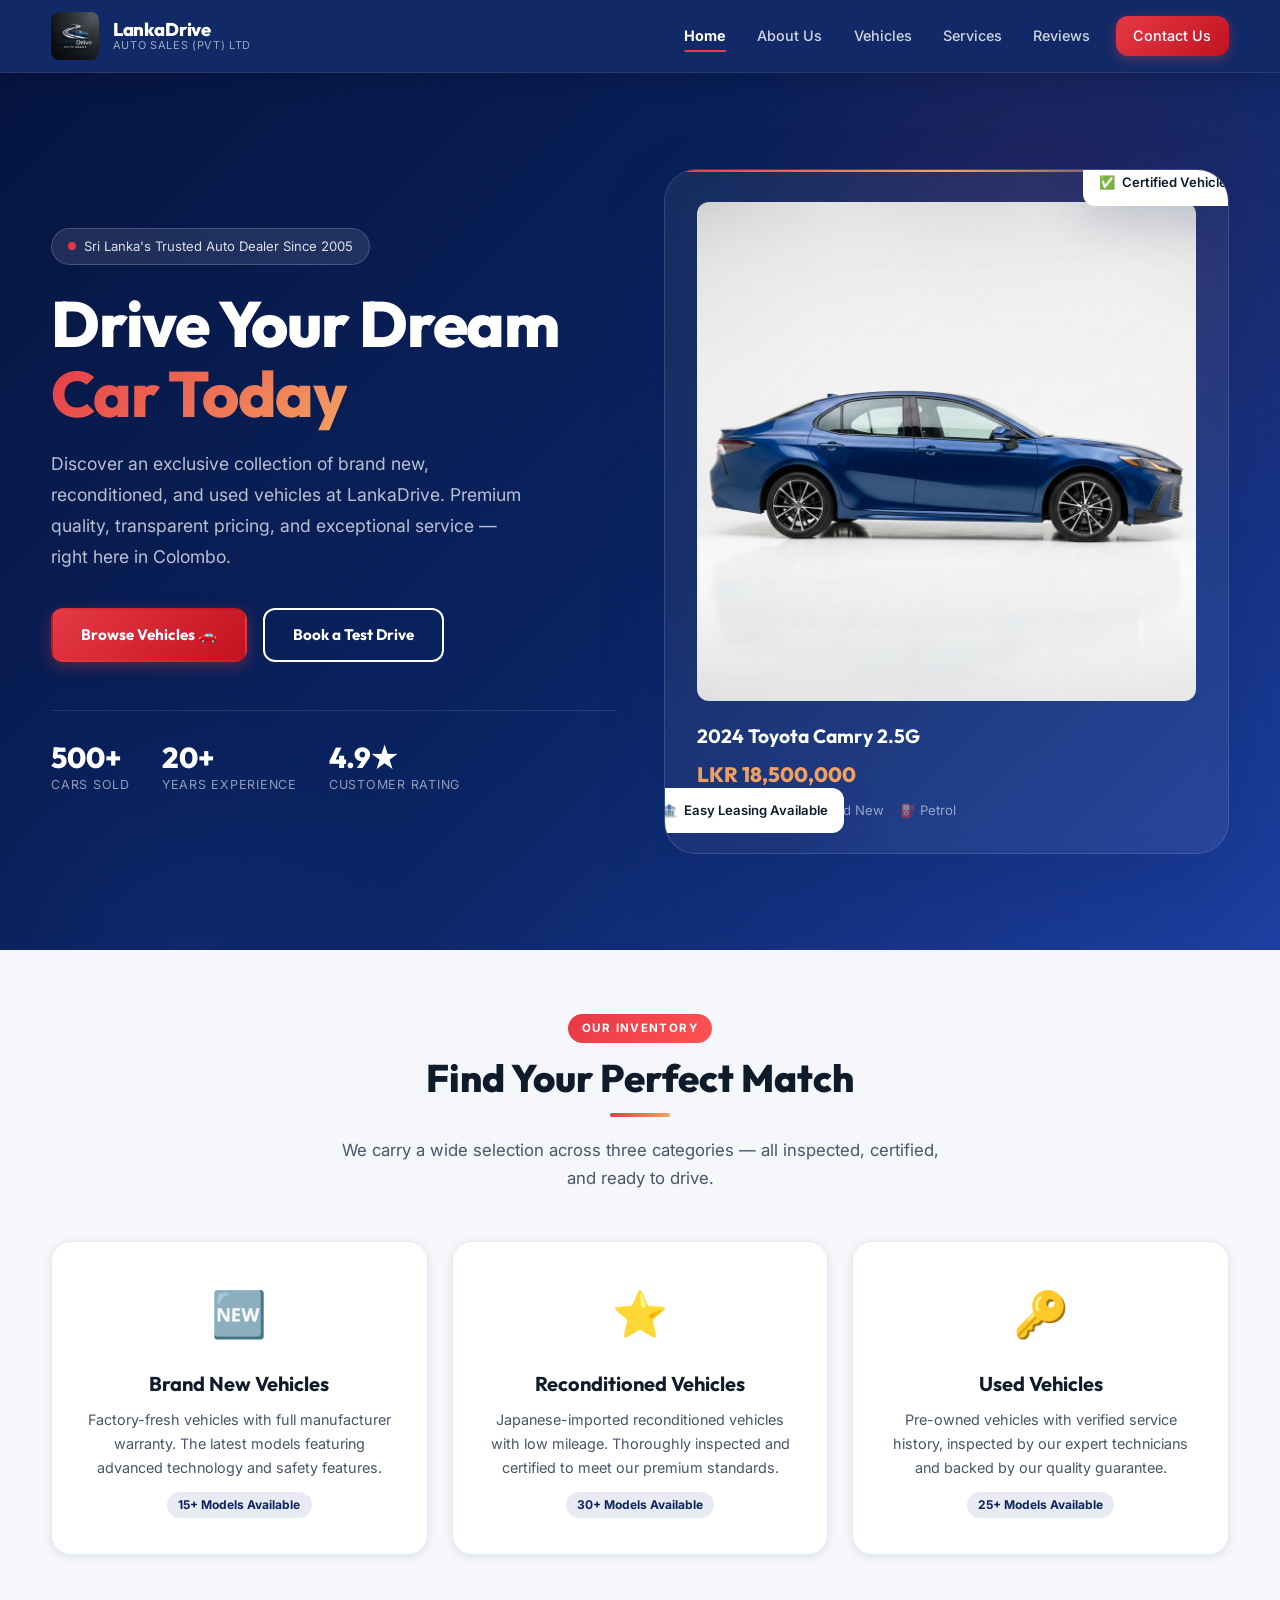
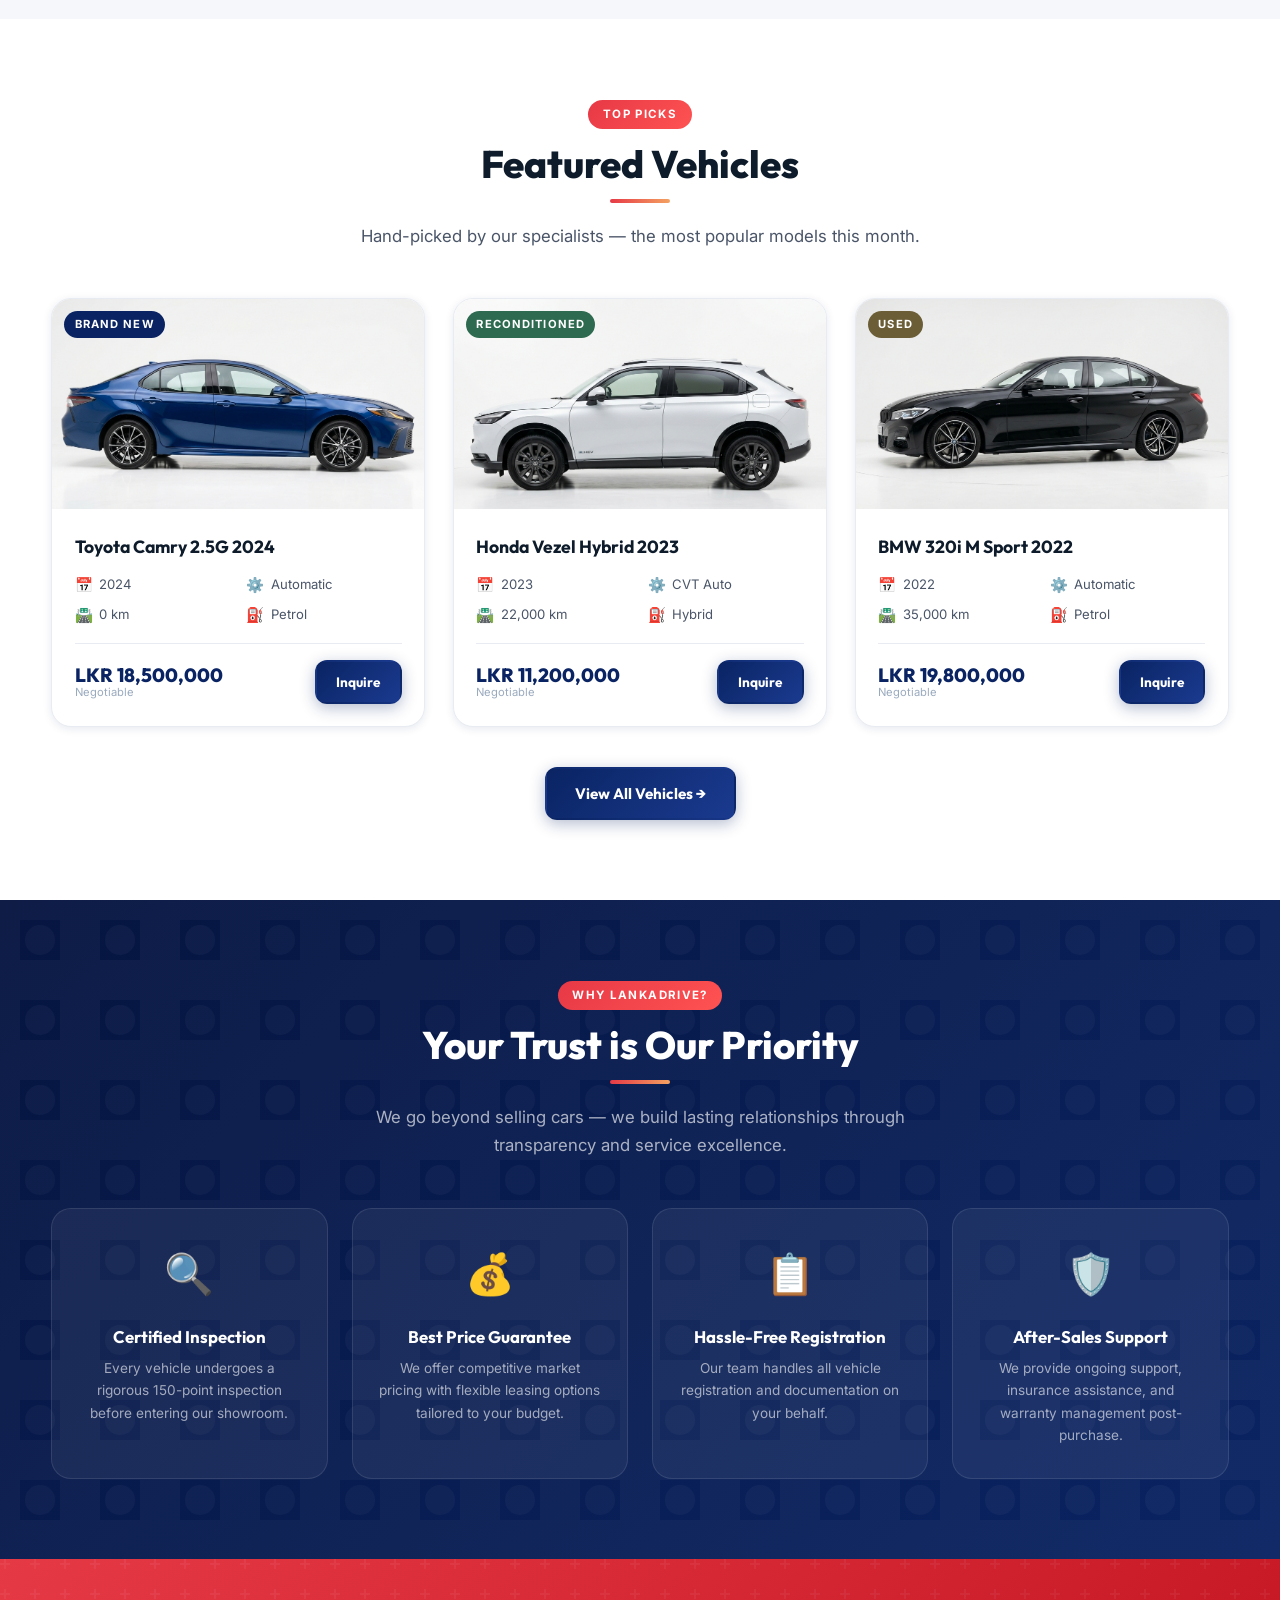
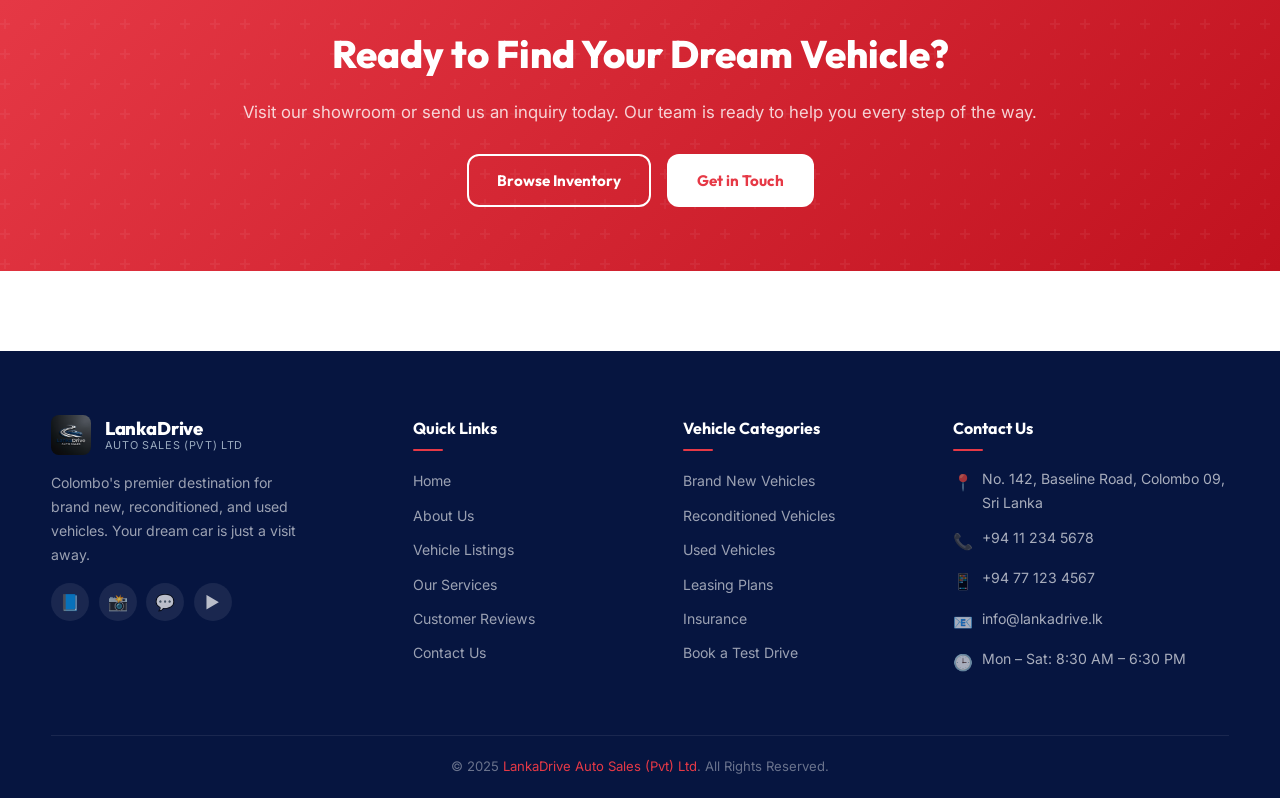
<file: DriveLankaAuto/index.html>
<!DOCTYPE html>
<html lang="en">
<head>
  <meta charset="UTF-8" />
  <meta name="viewport" content="width=device-width, initial-scale=1.0" />
  <title>LankaDrive Auto Sales (Pvt) Ltd | Premier Car Dealer in Colombo</title>
  <meta name="description" content="LankaDrive Auto Sales – Colombo's premier car dealer offering brand new, reconditioned & used vehicles. Best prices, leasing assistance, and test drives available." />
  <link rel="stylesheet" href="style.css" />
</head>
<body>

  <!-- ========== HEADER ========== -->
  <header class="site-header">
    <div class="container header-inner">
      <a href="index.html" class="logo-wrap">
        <img src="images/logo.png" alt="LankaDrive Logo" />
        <div class="logo-text">
          <span class="logo-name">LankaDrive</span>
          <span class="logo-sub">Auto Sales (Pvt) Ltd</span>
        </div>
      </a>
      <nav class="site-nav" id="site-nav">
        <a href="index.html" class="active">Home</a>
        <a href="about.html">About Us</a>
        <a href="vehicles.html">Vehicles</a>
        <a href="services.html">Services</a>
        <a href="reviews.html">Reviews</a>
        <a href="contact.html" class="nav-cta">Contact Us</a>
      </nav>
      <button class="nav-toggle" id="nav-toggle" aria-label="Toggle navigation">
        <span></span><span></span><span></span>
      </button>
    </div>
  </header>

  <!-- ========== HERO ========== -->
  <section class="hero">
    <div class="container hero-grid">
      <div class="hero-content">
        <div class="hero-badge">
          <span class="dot"></span>
          Sri Lanka's Trusted Auto Dealer Since 2005
        </div>
        <h1>Drive Your Dream<br/><span class="highlight">Car Today</span></h1>
        <p>Discover an exclusive collection of brand new, reconditioned, and used vehicles at LankaDrive. Premium quality, transparent pricing, and exceptional service — right here in Colombo.</p>
        <div class="hero-actions">
          <a href="vehicles.html" class="btn btn-accent">Browse Vehicles 🚗</a>
          <a href="contact.html" class="btn btn-outline">Book a Test Drive</a>
        </div>
        <div class="hero-stats">
          <div class="stat">
            <div class="stat-number">500+</div>
            <div class="stat-label">Cars Sold</div>
          </div>
          <div class="stat">
            <div class="stat-number">20+</div>
            <div class="stat-label">Years Experience</div>
          </div>
          <div class="stat">
            <div class="stat-number">4.9★</div>
            <div class="stat-label">Customer Rating</div>
          </div>
        </div>
      </div>

      <div class="hero-visual">
        <div class="hero-car-card">
          <div class="hero-float-card top-right"><span class="icon">✅</span> Certified Vehicle</div>
          <img src="images/car_toyota_camry.png" alt="2024 Toyota Camry" />
          <div class="hero-car-info">
            <h3>2024 Toyota Camry 2.5G</h3>
            <div class="price">LKR 18,500,000</div>
            <div class="meta">
              <span>⚙️ Automatic</span>
              <span>🛣️ Brand New</span>
              <span>⛽ Petrol</span>
            </div>
          </div>
          <div class="hero-float-card bottom-left"><span class="icon">🏦</span> Easy Leasing Available</div>
        </div>
      </div>
    </div>
  </section>

  <!-- ========== CATEGORIES ========== -->
  <section class="categories">
    <div class="container">
      <div class="section-header">
        <span class="badge">Our Inventory</span>
        <h2 class="section-title">Find Your Perfect Match</h2>
        <div class="title-line"></div>
        <p class="section-subtitle">We carry a wide selection across three categories — all inspected, certified, and ready to drive.</p>
      </div>
      <div class="cat-grid">
        <div class="cat-card">
          <span class="cat-icon">🆕</span>
          <h3>Brand New Vehicles</h3>
          <p>Factory-fresh vehicles with full manufacturer warranty. The latest models featuring advanced technology and safety features.</p>
          <span class="cat-count">15+ Models Available</span>
        </div>
        <div class="cat-card">
          <span class="cat-icon">⭐</span>
          <h3>Reconditioned Vehicles</h3>
          <p>Japanese-imported reconditioned vehicles with low mileage. Thoroughly inspected and certified to meet our premium standards.</p>
          <span class="cat-count">30+ Models Available</span>
        </div>
        <div class="cat-card">
          <span class="cat-icon">🔑</span>
          <h3>Used Vehicles</h3>
          <p>Pre-owned vehicles with verified service history, inspected by our expert technicians and backed by our quality guarantee.</p>
          <span class="cat-count">25+ Models Available</span>
        </div>
      </div>
    </div>
  </section>

  <!-- ========== FEATURED VEHICLES ========== -->
  <section class="featured-section">
    <div class="container">
      <div class="section-header">
        <span class="badge">Top Picks</span>
        <h2 class="section-title">Featured Vehicles</h2>
        <div class="title-line"></div>
        <p class="section-subtitle">Hand-picked by our specialists — the most popular models this month.</p>
      </div>
      <div class="featured-grid">
        <!-- Card 1 -->
        <article class="vehicle-card">
          <div class="vehicle-img-wrap">
            <img src="images/car_toyota_camry.png" alt="Toyota Camry 2024" />
            <span class="vehicle-tag brand-new">Brand New</span>
          </div>
          <div class="vehicle-body">
            <h2 class="vehicle-model">Toyota Camry 2.5G 2024</h2>
            <div class="vehicle-specs">
              <div class="spec-item"><span class="spec-icon">📅</span> 2024</div>
              <div class="spec-item"><span class="spec-icon">⚙️</span> Automatic</div>
              <div class="spec-item"><span class="spec-icon">🛣️</span> 0 km</div>
              <div class="spec-item"><span class="spec-icon">⛽</span> Petrol</div>
            </div>
            <div class="vehicle-footer">
              <div class="vehicle-price">
                LKR 18,500,000
                <small>Negotiable</small>
              </div>
              <a href="contact.html" class="btn btn-primary btn-sm">Inquire</a>
            </div>
          </div>
        </article>
        <!-- Card 2 -->
        <article class="vehicle-card">
          <div class="vehicle-img-wrap">
            <img src="images/car_honda_vezel.png" alt="Honda Vezel Hybrid" />
            <span class="vehicle-tag reconditioned">Reconditioned</span>
          </div>
          <div class="vehicle-body">
            <h2 class="vehicle-model">Honda Vezel Hybrid 2023</h2>
            <div class="vehicle-specs">
              <div class="spec-item"><span class="spec-icon">📅</span> 2023</div>
              <div class="spec-item"><span class="spec-icon">⚙️</span> CVT Auto</div>
              <div class="spec-item"><span class="spec-icon">🛣️</span> 22,000 km</div>
              <div class="spec-item"><span class="spec-icon">⛽</span> Hybrid</div>
            </div>
            <div class="vehicle-footer">
              <div class="vehicle-price">
                LKR 11,200,000
                <small>Negotiable</small>
              </div>
              <a href="contact.html" class="btn btn-primary btn-sm">Inquire</a>
            </div>
          </div>
        </article>
        <!-- Card 3 -->
        <article class="vehicle-card">
          <div class="vehicle-img-wrap">
            <img src="images/car_bmw_3series.png" alt="BMW 3 Series" />
            <span class="vehicle-tag used">Used</span>
          </div>
          <div class="vehicle-body">
            <h2 class="vehicle-model">BMW 320i M Sport 2022</h2>
            <div class="vehicle-specs">
              <div class="spec-item"><span class="spec-icon">📅</span> 2022</div>
              <div class="spec-item"><span class="spec-icon">⚙️</span> Automatic</div>
              <div class="spec-item"><span class="spec-icon">🛣️</span> 35,000 km</div>
              <div class="spec-item"><span class="spec-icon">⛽</span> Petrol</div>
            </div>
            <div class="vehicle-footer">
              <div class="vehicle-price">
                LKR 19,800,000
                <small>Negotiable</small>
              </div>
              <a href="contact.html" class="btn btn-primary btn-sm">Inquire</a>
            </div>
          </div>
        </article>
      </div>
      <div style="text-align:center; margin-top:2.5rem;">
        <a href="vehicles.html" class="btn btn-primary">View All Vehicles →</a>
      </div>
    </div>
  </section>

  <!-- ========== WHY CHOOSE US ========== -->
  <section class="why-us">
    <div class="container">
      <div class="section-header" style="position:relative;z-index:1;">
        <span class="badge">Why LankaDrive?</span>
        <h2 class="section-title" style="color:var(--white);">Your Trust is Our Priority</h2>
        <div class="title-line"></div>
        <p class="section-subtitle" style="color:rgba(255,255,255,0.65);">We go beyond selling cars — we build lasting relationships through transparency and service excellence.</p>
      </div>
      <div class="why-grid">
        <div class="why-card">
          <span class="why-icon">🔍</span>
          <h3>Certified Inspection</h3>
          <p>Every vehicle undergoes a rigorous 150-point inspection before entering our showroom.</p>
        </div>
        <div class="why-card">
          <span class="why-icon">💰</span>
          <h3>Best Price Guarantee</h3>
          <p>We offer competitive market pricing with flexible leasing options tailored to your budget.</p>
        </div>
        <div class="why-card">
          <span class="why-icon">📋</span>
          <h3>Hassle-Free Registration</h3>
          <p>Our team handles all vehicle registration and documentation on your behalf.</p>
        </div>
        <div class="why-card">
          <span class="why-icon">🛡️</span>
          <h3>After-Sales Support</h3>
          <p>We provide ongoing support, insurance assistance, and warranty management post-purchase.</p>
        </div>
      </div>
    </div>
  </section>

  <!-- ========== CTA BAND ========== -->
  <section class="cta-band">
    <div class="container">
      <h2>Ready to Find Your Dream Vehicle?</h2>
      <p>Visit our showroom or send us an inquiry today. Our team is ready to help you every step of the way.</p>
      <div style="display:flex; gap:1rem; justify-content:center; flex-wrap:wrap;">
        <a href="vehicles.html" class="btn btn-outline">Browse Inventory</a>
        <a href="contact.html" class="btn" style="background:var(--white);color:var(--accent);font-weight:700;">Get in Touch</a>
      </div>
    </div>
  </section>

  <!-- ========== FOOTER ========== -->
  <footer class="site-footer">
    <div class="container">
      <div class="footer-grid">
        <div class="footer-brand">
          <a href="index.html" class="logo-wrap">
            <img src="images/logo.png" alt="LankaDrive Logo" style="width:40px;height:40px;" />
            <div class="logo-text">
              <span class="logo-name">LankaDrive</span>
              <span class="logo-sub">Auto Sales (Pvt) Ltd</span>
            </div>
          </a>
          <p>Colombo's premier destination for brand new, reconditioned, and used vehicles. Your dream car is just a visit away.</p>
          <div class="social-links">
            <a href="#" class="social-link" aria-label="Facebook">📘</a>
            <a href="#" class="social-link" aria-label="Instagram">📸</a>
            <a href="#" class="social-link" aria-label="WhatsApp">💬</a>
            <a href="#" class="social-link" aria-label="YouTube">▶️</a>
          </div>
        </div>
        <div class="footer-col">
          <h4>Quick Links</h4>
          <ul>
            <li><a href="index.html">Home</a></li>
            <li><a href="about.html">About Us</a></li>
            <li><a href="vehicles.html">Vehicle Listings</a></li>
            <li><a href="services.html">Our Services</a></li>
            <li><a href="reviews.html">Customer Reviews</a></li>
            <li><a href="contact.html">Contact Us</a></li>
          </ul>
        </div>
        <div class="footer-col">
          <h4>Vehicle Categories</h4>
          <ul>
            <li><a href="vehicles.html">Brand New Vehicles</a></li>
            <li><a href="vehicles.html">Reconditioned Vehicles</a></li>
            <li><a href="vehicles.html">Used Vehicles</a></li>
            <li><a href="services.html">Leasing Plans</a></li>
            <li><a href="services.html">Insurance</a></li>
            <li><a href="contact.html">Book a Test Drive</a></li>
          </ul>
        </div>
        <div class="footer-col">
          <h4>Contact Us</h4>
          <div class="footer-contact-item">
            <span class="icon">📍</span>
            <span>No. 142, Baseline Road, Colombo 09, Sri Lanka</span>
          </div>
          <div class="footer-contact-item">
            <span class="icon">📞</span>
            <span>+94 11 234 5678</span>
          </div>
          <div class="footer-contact-item">
            <span class="icon">📱</span>
            <span>+94 77 123 4567</span>
          </div>
          <div class="footer-contact-item">
            <span class="icon">📧</span>
            <span>info@lankadrive.lk</span>
          </div>
          <div class="footer-contact-item">
            <span class="icon">🕒</span>
            <span>Mon – Sat: 8:30 AM – 6:30 PM</span>
          </div>
        </div>
      </div>
    </div>
    <div class="footer-bottom">
      <div class="container">
        <p>&copy; 2025 <span>LankaDrive Auto Sales (Pvt) Ltd</span>. All Rights Reserved.</p>
      </div>
    </div>
  </footer>

  <script>
    const toggle = document.getElementById('nav-toggle');
    const nav = document.getElementById('site-nav');
    toggle.addEventListener('click', () => {
      nav.classList.toggle('open');
    });
  </script>
</body>
</html>
</file>
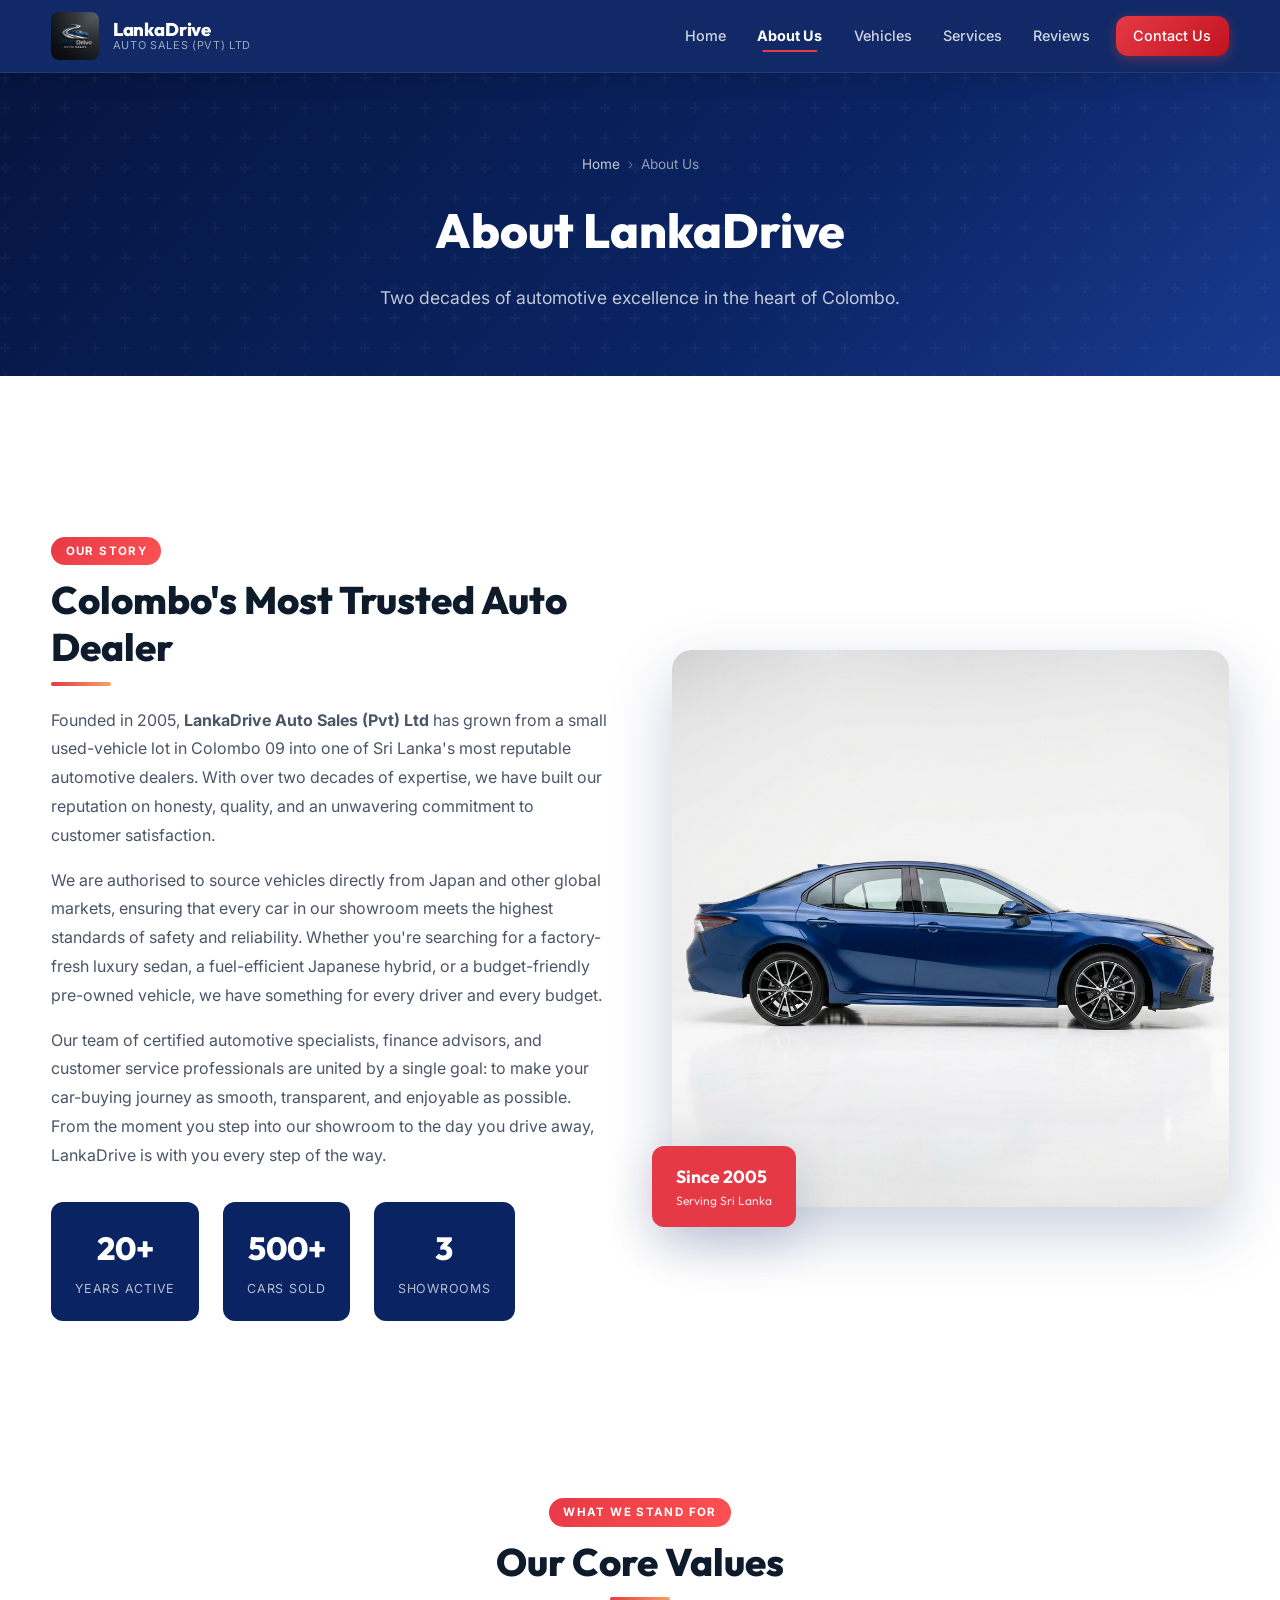
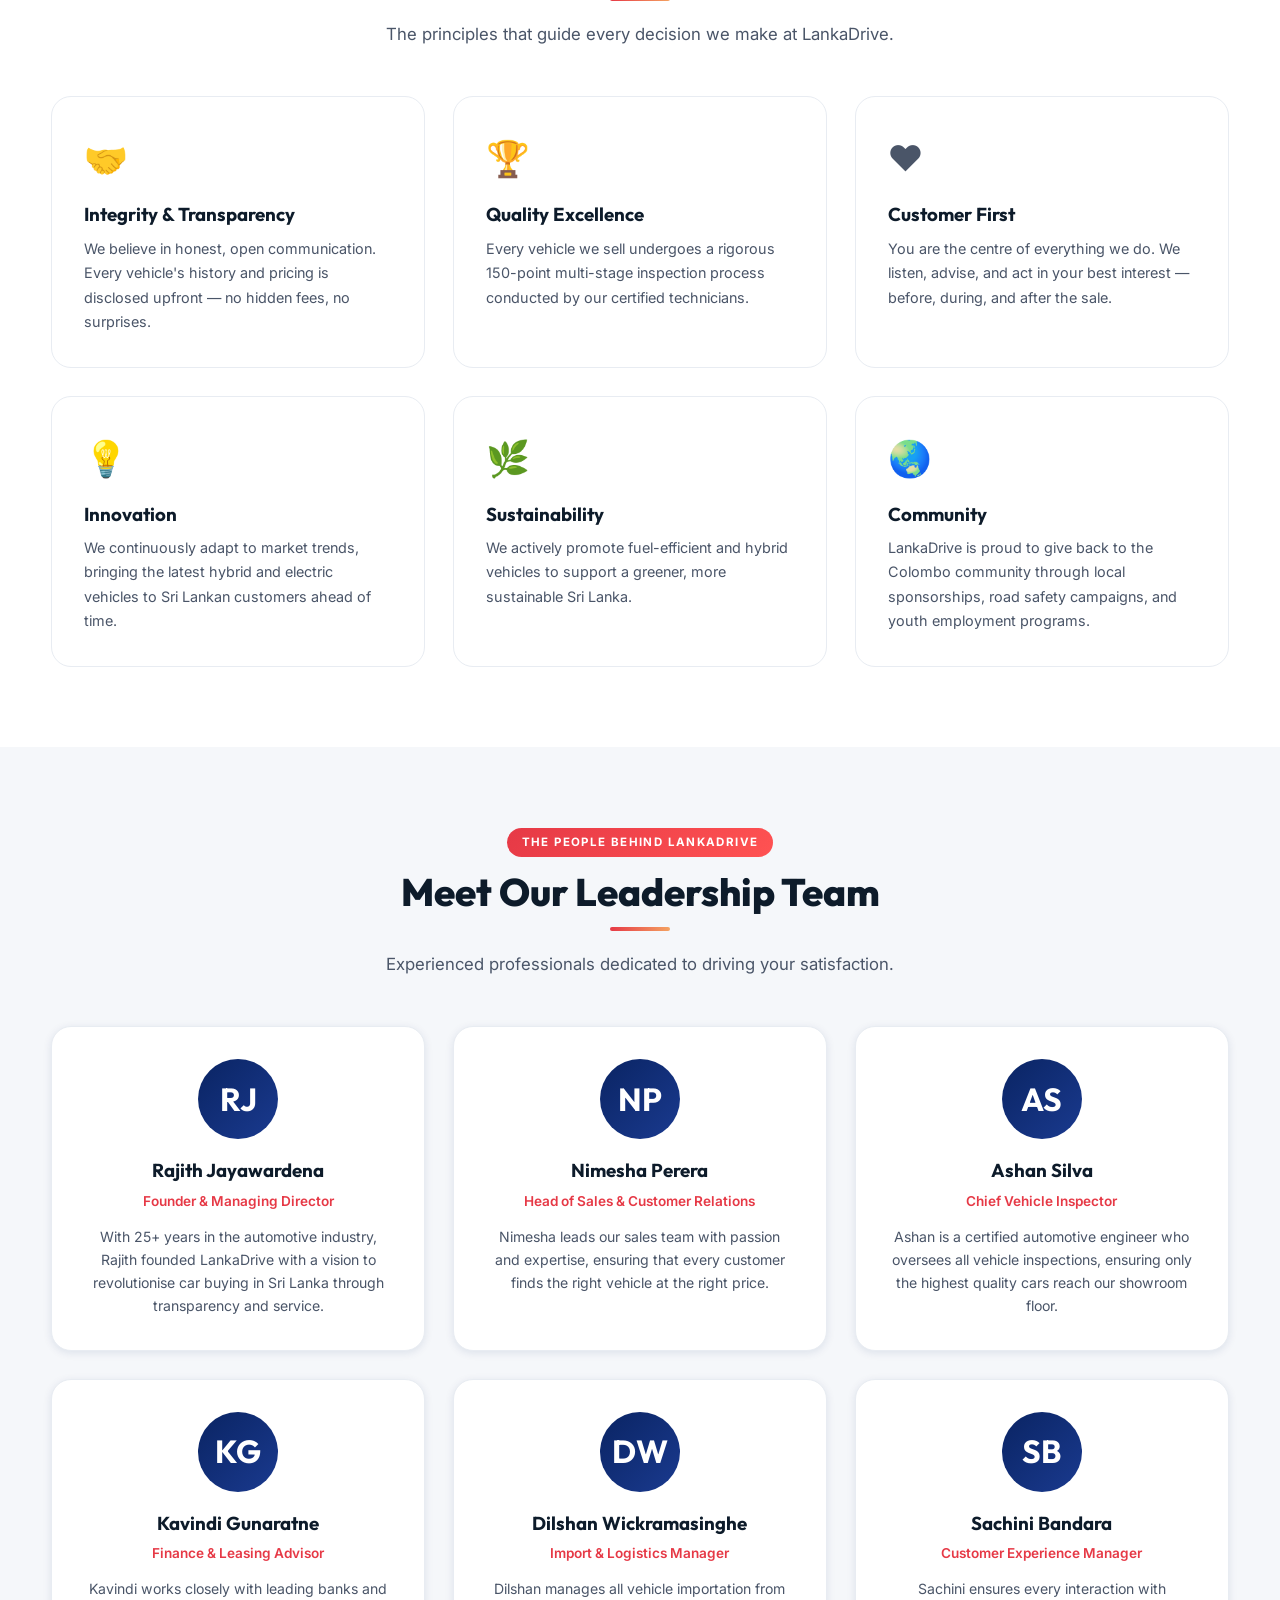
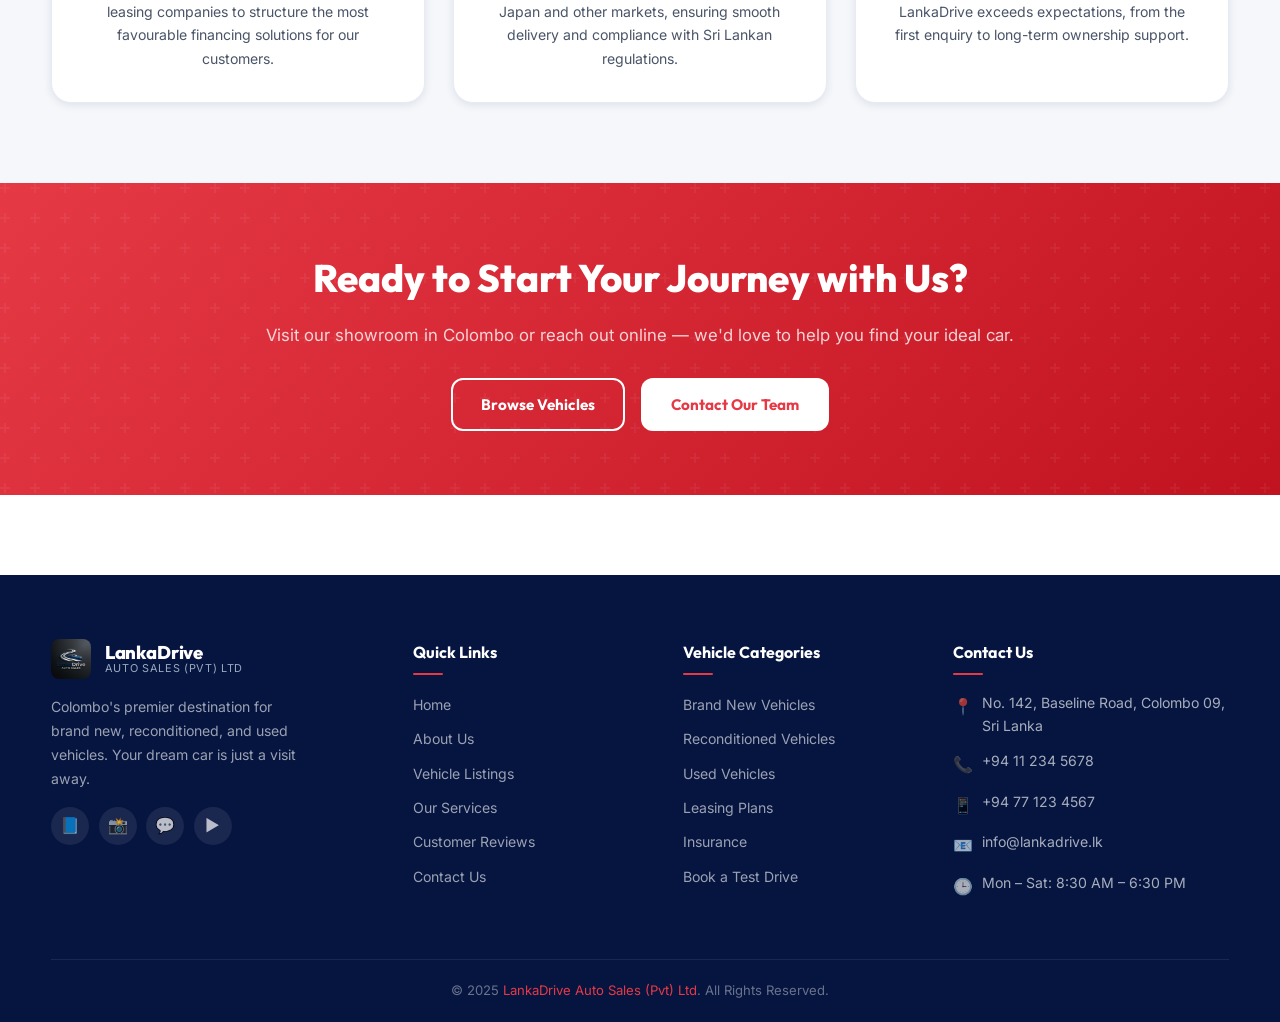
<file: DriveLankaAuto/About.html>
<!DOCTYPE html>
<html lang="en">
<head>
  <meta charset="UTF-8" />
  <meta name="viewport" content="width=device-width, initial-scale=1.0" />
  <title>About Us | LankaDrive Auto Sales (Pvt) Ltd</title>
  <meta name="description" content="Learn about LankaDrive Auto Sales – Colombo's premier car dealer since 2005. Our story, mission, team, and values that drive us forward." />
  <link rel="stylesheet" href="style.css" />
</head>
<body>

  <!-- ========== HEADER ========== -->
  <header class="site-header">
    <div class="container header-inner">
      <a href="index.html" class="logo-wrap">
        <img src="images/logo.png" alt="LankaDrive Logo" />
        <div class="logo-text">
          <span class="logo-name">LankaDrive</span>
          <span class="logo-sub">Auto Sales (Pvt) Ltd</span>
        </div>
      </a>
      <nav class="site-nav" id="site-nav">
        <a href="index.html">Home</a>
        <a href="about.html" class="active">About Us</a>
        <a href="vehicles.html">Vehicles</a>
        <a href="services.html">Services</a>
        <a href="reviews.html">Reviews</a>
        <a href="contact.html" class="nav-cta">Contact Us</a>
      </nav>
      <button class="nav-toggle" id="nav-toggle" aria-label="Toggle navigation">
        <span></span><span></span><span></span>
      </button>
    </div>
  </header>

  <!-- ========== PAGE HERO ========== -->
  <section class="page-hero">
    <div class="container">
      <nav class="breadcrumb">
        <a href="index.html">Home</a>
        <span class="breadcrumb-sep">›</span>
        <span>About Us</span>
      </nav>
      <h1>About LankaDrive</h1>
      <p>Two decades of automotive excellence in the heart of Colombo.</p>
    </div>
  </section>

  <!-- ========== ABOUT INTRO ========== -->
  <section class="container" style="padding-top:5rem; padding-bottom:1rem;">
    <div class="about-intro">
      <div class="about-text">
        <span class="badge">Our Story</span>
        <h2 class="section-title">Colombo's Most Trusted Auto Dealer</h2>
        <div class="title-line title-line-left"></div>
        <p>Founded in 2005, <strong>LankaDrive Auto Sales (Pvt) Ltd</strong> has grown from a small used-vehicle lot in Colombo 09 into one of Sri Lanka's most reputable automotive dealers. With over two decades of expertise, we have built our reputation on honesty, quality, and an unwavering commitment to customer satisfaction.</p>
        <p>We are authorised to source vehicles directly from Japan and other global markets, ensuring that every car in our showroom meets the highest standards of safety and reliability. Whether you're searching for a factory-fresh luxury sedan, a fuel-efficient Japanese hybrid, or a budget-friendly pre-owned vehicle, we have something for every driver and every budget.</p>
        <p>Our team of certified automotive specialists, finance advisors, and customer service professionals are united by a single goal: to make your car-buying journey as smooth, transparent, and enjoyable as possible. From the moment you step into our showroom to the day you drive away, LankaDrive is with you every step of the way.</p>
        <div class="about-highlights">
          <div class="about-highlight">
            <span class="num">20+</span>
            <span class="lbl">Years Active</span>
          </div>
          <div class="about-highlight">
            <span class="num">500+</span>
            <span class="lbl">Cars Sold</span>
          </div>
          <div class="about-highlight">
            <span class="num">3</span>
            <span class="lbl">Showrooms</span>
          </div>
        </div>
      </div>
      <div class="about-img-side">
        <img src="images/car_toyota_camry.png" alt="LankaDrive Showroom" style="border-radius:20px;" />
        <div class="about-img-badge">
          Since 2005
          <span>Serving Sri Lanka</span>
        </div>
      </div>
    </div>
  </section>

  <!-- ========== OUR VALUES ========== -->
  <section class="values-section">
    <div class="container">
      <div class="section-header">
        <span class="badge">What We Stand For</span>
        <h2 class="section-title">Our Core Values</h2>
        <div class="title-line"></div>
        <p class="section-subtitle">The principles that guide every decision we make at LankaDrive.</p>
      </div>
      <div class="values-grid">
        <div class="value-card">
          <div class="value-icon">🤝</div>
          <h3>Integrity & Transparency</h3>
          <p>We believe in honest, open communication. Every vehicle's history and pricing is disclosed upfront — no hidden fees, no surprises.</p>
        </div>
        <div class="value-card">
          <div class="value-icon">🏆</div>
          <h3>Quality Excellence</h3>
          <p>Every vehicle we sell undergoes a rigorous 150-point multi-stage inspection process conducted by our certified technicians.</p>
        </div>
        <div class="value-card">
          <div class="value-icon">❤️</div>
          <h3>Customer First</h3>
          <p>You are the centre of everything we do. We listen, advise, and act in your best interest — before, during, and after the sale.</p>
        </div>
        <div class="value-card">
          <div class="value-icon">💡</div>
          <h3>Innovation</h3>
          <p>We continuously adapt to market trends, bringing the latest hybrid and electric vehicles to Sri Lankan customers ahead of time.</p>
        </div>
        <div class="value-card">
          <div class="value-icon">🌿</div>
          <h3>Sustainability</h3>
          <p>We actively promote fuel-efficient and hybrid vehicles to support a greener, more sustainable Sri Lanka.</p>
        </div>
        <div class="value-card">
          <div class="value-icon">🌏</div>
          <h3>Community</h3>
          <p>LankaDrive is proud to give back to the Colombo community through local sponsorships, road safety campaigns, and youth employment programs.</p>
        </div>
      </div>
    </div>
  </section>

  <!-- ========== OUR TEAM ========== -->
  <section class="team-section">
    <div class="container">
      <div class="section-header">
        <span class="badge">The People Behind LankaDrive</span>
        <h2 class="section-title">Meet Our Leadership Team</h2>
        <div class="title-line"></div>
        <p class="section-subtitle">Experienced professionals dedicated to driving your satisfaction.</p>
      </div>
      <div class="team-grid">
        <div class="team-card">
          <div class="team-avatar">RJ</div>
          <h3>Rajith Jayawardena</h3>
          <div class="role">Founder & Managing Director</div>
          <p>With 25+ years in the automotive industry, Rajith founded LankaDrive with a vision to revolutionise car buying in Sri Lanka through transparency and service.</p>
        </div>
        <div class="team-card">
          <div class="team-avatar">NP</div>
          <h3>Nimesha Perera</h3>
          <div class="role">Head of Sales & Customer Relations</div>
          <p>Nimesha leads our sales team with passion and expertise, ensuring that every customer finds the right vehicle at the right price.</p>
        </div>
        <div class="team-card">
          <div class="team-avatar">AS</div>
          <h3>Ashan Silva</h3>
          <div class="role">Chief Vehicle Inspector</div>
          <p>Ashan is a certified automotive engineer who oversees all vehicle inspections, ensuring only the highest quality cars reach our showroom floor.</p>
        </div>
        <div class="team-card">
          <div class="team-avatar">KG</div>
          <h3>Kavindi Gunaratne</h3>
          <div class="role">Finance & Leasing Advisor</div>
          <p>Kavindi works closely with leading banks and leasing companies to structure the most favourable financing solutions for our customers.</p>
        </div>
        <div class="team-card">
          <div class="team-avatar">DW</div>
          <h3>Dilshan Wickramasinghe</h3>
          <div class="role">Import & Logistics Manager</div>
          <p>Dilshan manages all vehicle importation from Japan and other markets, ensuring smooth delivery and compliance with Sri Lankan regulations.</p>
        </div>
        <div class="team-card">
          <div class="team-avatar">SB</div>
          <h3>Sachini Bandara</h3>
          <div class="role">Customer Experience Manager</div>
          <p>Sachini ensures every interaction with LankaDrive exceeds expectations, from the first enquiry to long-term ownership support.</p>
        </div>
      </div>
    </div>
  </section>

  <!-- ========== CTA BAND ========== -->
  <section class="cta-band">
    <div class="container">
      <h2>Ready to Start Your Journey with Us?</h2>
      <p>Visit our showroom in Colombo or reach out online — we'd love to help you find your ideal car.</p>
      <div style="display:flex; gap:1rem; justify-content:center; flex-wrap:wrap;">
        <a href="vehicles.html" class="btn btn-outline">Browse Vehicles</a>
        <a href="contact.html" class="btn" style="background:var(--white);color:var(--accent);font-weight:700;">Contact Our Team</a>
      </div>
    </div>
  </section>

  <!-- ========== FOOTER ========== -->
  <footer class="site-footer">
    <div class="container">
      <div class="footer-grid">
        <div class="footer-brand">
          <a href="index.html" class="logo-wrap">
            <img src="images/logo.png" alt="LankaDrive Logo" style="width:40px;height:40px;" />
            <div class="logo-text">
              <span class="logo-name">LankaDrive</span>
              <span class="logo-sub">Auto Sales (Pvt) Ltd</span>
            </div>
          </a>
          <p>Colombo's premier destination for brand new, reconditioned, and used vehicles. Your dream car is just a visit away.</p>
          <div class="social-links">
            <a href="#" class="social-link" aria-label="Facebook">📘</a>
            <a href="#" class="social-link" aria-label="Instagram">📸</a>
            <a href="#" class="social-link" aria-label="WhatsApp">💬</a>
            <a href="#" class="social-link" aria-label="YouTube">▶️</a>
          </div>
        </div>
        <div class="footer-col">
          <h4>Quick Links</h4>
          <ul>
            <li><a href="index.html">Home</a></li>
            <li><a href="about.html">About Us</a></li>
            <li><a href="vehicles.html">Vehicle Listings</a></li>
            <li><a href="services.html">Our Services</a></li>
            <li><a href="reviews.html">Customer Reviews</a></li>
            <li><a href="contact.html">Contact Us</a></li>
          </ul>
        </div>
        <div class="footer-col">
          <h4>Vehicle Categories</h4>
          <ul>
            <li><a href="vehicles.html">Brand New Vehicles</a></li>
            <li><a href="vehicles.html">Reconditioned Vehicles</a></li>
            <li><a href="vehicles.html">Used Vehicles</a></li>
            <li><a href="services.html">Leasing Plans</a></li>
            <li><a href="services.html">Insurance</a></li>
            <li><a href="contact.html">Book a Test Drive</a></li>
          </ul>
        </div>
        <div class="footer-col">
          <h4>Contact Us</h4>
          <div class="footer-contact-item">
            <span class="icon">📍</span>
            <span>No. 142, Baseline Road, Colombo 09, Sri Lanka</span>
          </div>
          <div class="footer-contact-item"><span class="icon">📞</span><span>+94 11 234 5678</span></div>
          <div class="footer-contact-item"><span class="icon">📱</span><span>+94 77 123 4567</span></div>
          <div class="footer-contact-item"><span class="icon">📧</span><span>info@lankadrive.lk</span></div>
          <div class="footer-contact-item"><span class="icon">🕒</span><span>Mon – Sat: 8:30 AM – 6:30 PM</span></div>
        </div>
      </div>
    </div>
    <div class="footer-bottom">
      <div class="container">
        <p>&copy; 2025 <span>LankaDrive Auto Sales (Pvt) Ltd</span>. All Rights Reserved.</p>
      </div>
    </div>
  </footer>

  <script>
    const toggle = document.getElementById('nav-toggle');
    const nav = document.getElementById('site-nav');
    toggle.addEventListener('click', () => nav.classList.toggle('open'));
  </script>
</body>
</html>
</file>
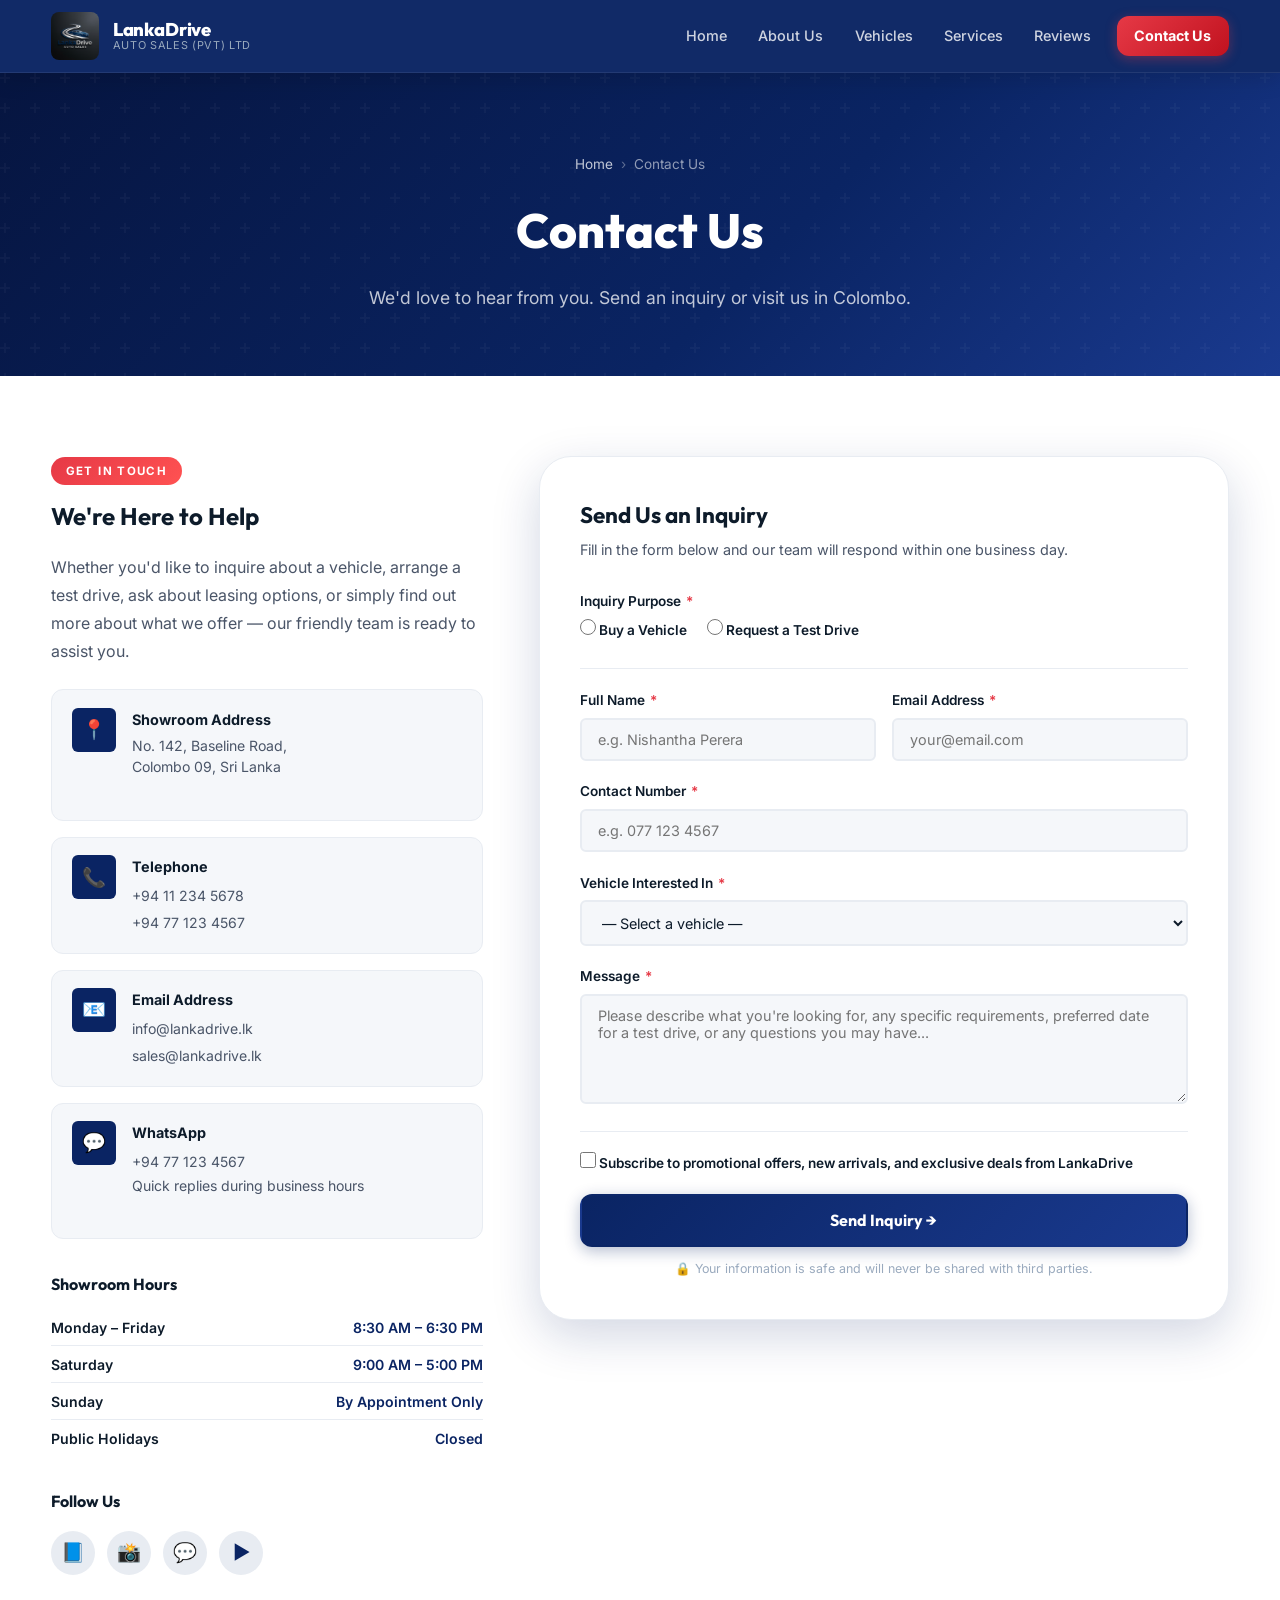
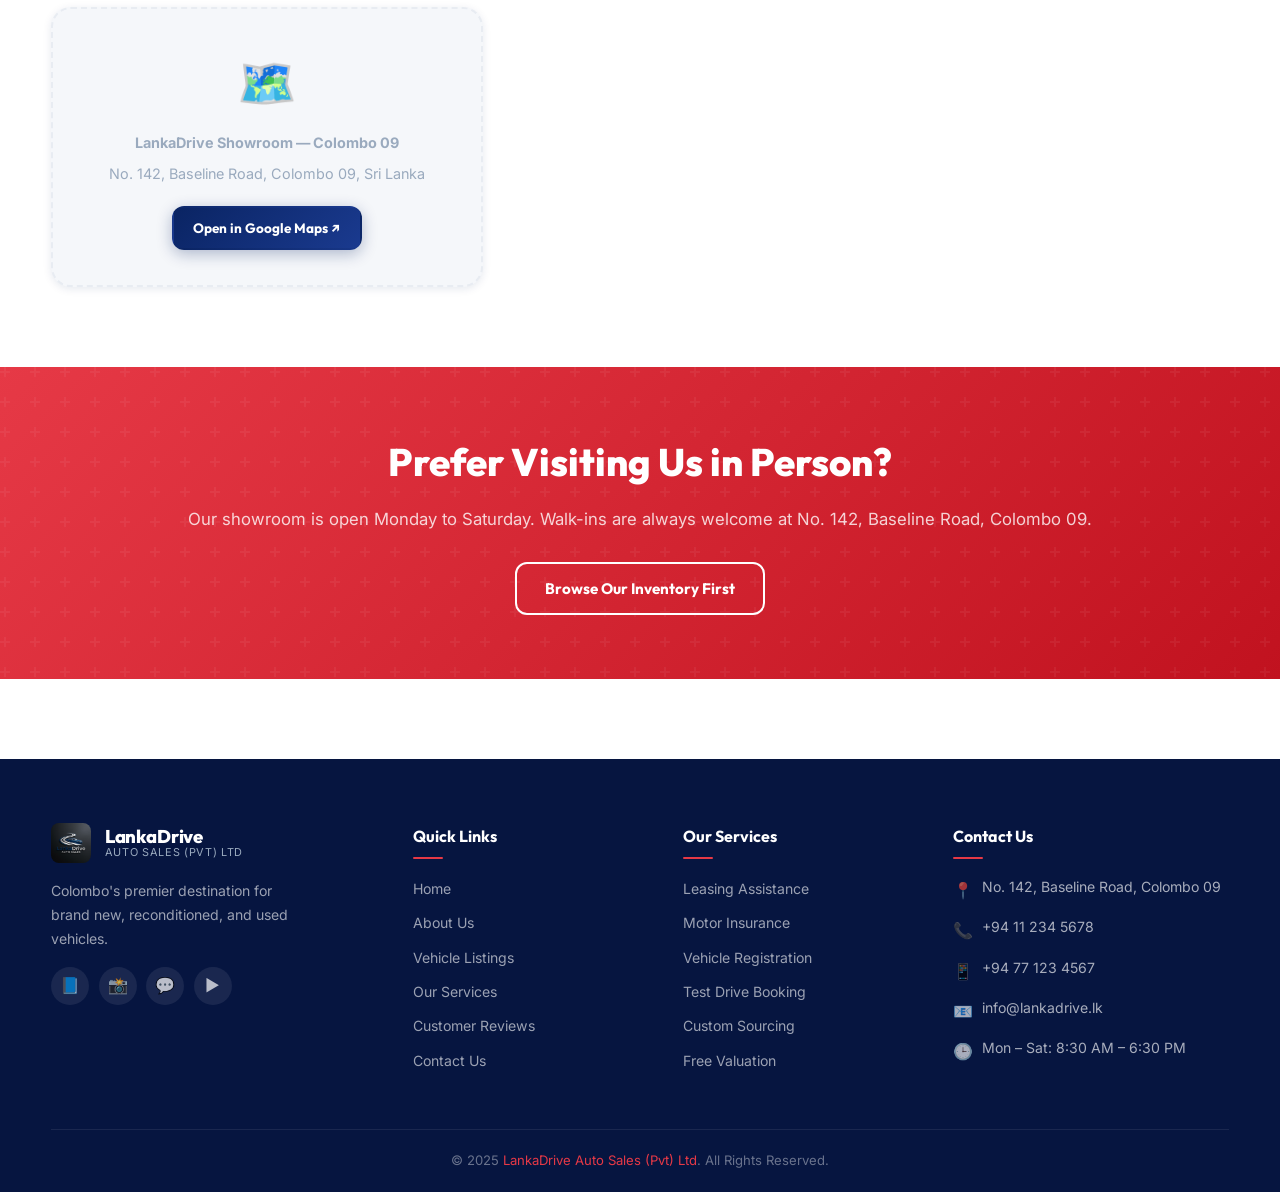
<file: DriveLankaAuto/Contact.html>
<!DOCTYPE html>
<html lang="en">
<head>
  <meta charset="UTF-8" />
  <meta name="viewport" content="width=device-width, initial-scale=1.0" />
  <title>Contact Us | LankaDrive Auto Sales (Pvt) Ltd</title>
  <meta name="description" content="Contact LankaDrive Auto Sales in Colombo. Submit an inquiry, book a test drive, or visit our showroom. We're here to help you find your perfect car." />
  <link rel="stylesheet" href="style.css" />
  <style>
    /* Extra page-specific tweaks */
    .success-banner {
      display: none;
      background: linear-gradient(135deg, #2D6A4F, #52B788);
      color: var(--white);
      border-radius: var(--radius-md);
      padding: 1.1rem 1.5rem;
      font-weight: 600;
      margin-bottom: 1.5rem;
      align-items: center;
      gap: 0.75rem;
      animation: slideDown 0.4s ease;
    }
    .success-banner.show { display: flex; }
    @keyframes slideDown {
      from { opacity: 0; transform: translateY(-12px); }
      to { opacity: 1; transform: translateY(0); }
    }
    .error-msg {
      color: var(--accent);
      font-size: 0.78rem;
      margin-top: 0.3rem;
      display: none;
    }
    .form-control.invalid { border-color: var(--accent); }
    .form-group.has-error .error-msg { display: block; }

    /* Map embed stand-in */
    .map-embed {
      width: 100%;
      height: 280px;
      border: none;
      border-radius: var(--radius-lg);
      margin-top: 2rem;
      box-shadow: var(--shadow-sm);
      background: var(--offwhite);
      display: flex;
      align-items: center;
      justify-content: center;
      flex-direction: column;
      gap: 0.5rem;
      color: var(--mid-grey);
      border: 2px dashed var(--light-grey);
      text-align: center;
      font-size: 0.9rem;
      padding: 1.5rem;
    }

    @media (max-width: 768px) {
      .process-steps { grid-template-columns: 1fr 1fr !important; }
    }
    @media (max-width: 480px) {
      .process-steps { grid-template-columns: 1fr !important; }
    }
  </style>
</head>
<body>

  <!-- ========== HEADER ========== -->
  <header class="site-header">
    <div class="container header-inner">
      <a href="index.html" class="logo-wrap">
        <img src="images/logo.png" alt="LankaDrive Logo" />
        <div class="logo-text">
          <span class="logo-name">LankaDrive</span>
          <span class="logo-sub">Auto Sales (Pvt) Ltd</span>
        </div>
      </a>
      <nav class="site-nav" id="site-nav">
        <a href="index.html">Home</a>
        <a href="about.html">About Us</a>
        <a href="vehicles.html">Vehicles</a>
        <a href="services.html">Services</a>
        <a href="reviews.html">Reviews</a>
        <a href="contact.html" class="nav-cta active">Contact Us</a>
      </nav>
      <button class="nav-toggle" id="nav-toggle" aria-label="Toggle navigation">
        <span></span><span></span><span></span>
      </button>
    </div>
  </header>

  <!-- ========== PAGE HERO ========== -->
  <section class="page-hero">
    <div class="container">
      <nav class="breadcrumb">
        <a href="index.html">Home</a>
        <span class="breadcrumb-sep">›</span>
        <span>Contact Us</span>
      </nav>
      <h1>Contact Us</h1>
      <p>We'd love to hear from you. Send an inquiry or visit us in Colombo.</p>
    </div>
  </section>

  <!-- ========== CONTACT SECTION ========== -->
  <section class="contact-section">
    <div class="container">
      <div class="contact-layout">

        <!-- ===== LEFT: INFO ===== -->
        <div class="contact-info">
          <span class="badge">Get In Touch</span>
          <h3>We're Here to Help</h3>
          <p>Whether you'd like to inquire about a vehicle, arrange a test drive, ask about leasing options, or simply find out more about what we offer — our friendly team is ready to assist you.</p>

          <div class="info-cards">
            <div class="info-card">
              <div class="info-card-icon">📍</div>
              <div class="info-card-text">
                <h4>Showroom Address</h4>
                <p>No. 142, Baseline Road,<br />Colombo 09, Sri Lanka</p>
              </div>
            </div>
            <div class="info-card">
              <div class="info-card-icon">📞</div>
              <div class="info-card-text">
                <h4>Telephone</h4>
                <a href="tel:+94112345678">+94 11 234 5678</a><br />
                <a href="tel:+94771234567">+94 77 123 4567</a>
              </div>
            </div>
            <div class="info-card">
              <div class="info-card-icon">📧</div>
              <div class="info-card-text">
                <h4>Email Address</h4>
                <a href="mailto:info@lankadrive.lk">info@lankadrive.lk</a><br />
                <a href="mailto:sales@lankadrive.lk">sales@lankadrive.lk</a>
              </div>
            </div>
            <div class="info-card">
              <div class="info-card-icon">💬</div>
              <div class="info-card-text">
                <h4>WhatsApp</h4>
                <a href="https://wa.me/94771234567">+94 77 123 4567</a>
                <p>Quick replies during business hours</p>
              </div>
            </div>
          </div>

          <!-- Opening Hours -->
          <div class="hours-table" style="margin-top:2rem;">
            <h4>Showroom Hours</h4>
            <div class="hours-row">
              <span class="day">Monday – Friday</span>
              <span class="time">8:30 AM – 6:30 PM</span>
            </div>
            <div class="hours-row">
              <span class="day">Saturday</span>
              <span class="time">9:00 AM – 5:00 PM</span>
            </div>
            <div class="hours-row">
              <span class="day">Sunday</span>
              <span class="time">By Appointment Only</span>
            </div>
            <div class="hours-row">
              <span class="day">Public Holidays</span>
              <span class="time">Closed</span>
            </div>
          </div>

          <!-- Social Links -->
          <div style="margin-top:2rem;">
            <h4 style="font-family:var(--font-head); font-weight:700; color:var(--text-dark); margin-bottom:0.75rem;">Follow Us</h4>
            <div class="social-links" style="gap:0.75rem;">
              <a href="#" class="social-link" aria-label="Facebook" style="background:var(--light-grey); color:var(--primary); width:44px; height:44px; font-size:1.2rem;">📘</a>
              <a href="#" class="social-link" aria-label="Instagram" style="background:var(--light-grey); color:var(--primary); width:44px; height:44px; font-size:1.2rem;">📸</a>
              <a href="#" class="social-link" aria-label="WhatsApp" style="background:var(--light-grey); color:var(--primary); width:44px; height:44px; font-size:1.2rem;">💬</a>
              <a href="#" class="social-link" aria-label="YouTube" style="background:var(--light-grey); color:var(--primary); width:44px; height:44px; font-size:1.2rem;">▶️</a>
            </div>
          </div>

          <!-- Map placeholder -->
          <div class="map-embed" role="img" aria-label="Showroom location map placeholder">
            <span style="font-size:3rem;">🗺️</span>
            <strong>LankaDrive Showroom — Colombo 09</strong>
            <span>No. 142, Baseline Road, Colombo 09, Sri Lanka</span>
            <a href="https://maps.google.com/?q=Baseline+Road+Colombo+09" target="_blank" rel="noopener" class="btn btn-primary btn-sm" style="margin-top:0.75rem;">Open in Google Maps ↗</a>
            <!--
              To embed a live Google Map, replace this entire div with:
              <iframe
                src="https://www.google.com/maps/embed?pb=YOUR_EMBED_URL"
                width="100%" height="280" style="border:0; border-radius:12px;" allowfullscreen="" loading="lazy"
                referrerpolicy="no-referrer-when-downgrade">
              </iframe>
            -->
          </div>
        </div>

        <!-- ===== RIGHT: INQUIRY FORM ===== -->
        <div class="form-card">
          <h3>Send Us an Inquiry</h3>
          <p>Fill in the form below and our team will respond within one business day.</p>

          <!-- Success Banner -->
          <div class="success-banner" id="success-banner" role="alert">
            <span style="font-size:1.4rem;">✅</span>
            <span>Thank you! Your inquiry has been submitted successfully. We'll be in touch within one business day.</span>
          </div>

          <form id="inquiry-form" novalidate>

            <!-- Inquiry Purpose (Radio) -->
            <div class="form-group">
              <label>Inquiry Purpose <span class="req">*</span></label>
              <div class="radio-group">
                <label class="radio-option" for="purpose-buy">
                  <input type="radio" id="purpose-buy" name="inquiry_purpose" value="Buy a vehicle" required /> Buy a Vehicle
                </label>
                <label class="radio-option" for="purpose-test">
                  <input type="radio" id="purpose-test" name="inquiry_purpose" value="Request test drive" /> Request a Test Drive
                </label>
              </div>
              <span class="error-msg" id="purpose-error">Please select an inquiry purpose.</span>
            </div>

            <hr class="form-divider" />

            <!-- Full Name + Email -->
            <div class="form-row">
              <div class="form-group" id="grp-name">
                <label for="full-name">Full Name <span class="req">*</span></label>
                <input type="text" id="full-name" name="full_name" class="form-control" placeholder="e.g. Nishantha Perera" autocomplete="name" />
                <span class="error-msg">Please enter your full name.</span>
              </div>
              <div class="form-group" id="grp-email">
                <label for="email">Email Address <span class="req">*</span></label>
                <input type="email" id="email" name="email" class="form-control" placeholder="your@email.com" autocomplete="email" />
                <span class="error-msg">Please enter a valid email address.</span>
              </div>
            </div>

            <!-- Contact Number -->
            <div class="form-group" id="grp-phone">
              <label for="contact-number">Contact Number <span class="req">*</span></label>
              <input type="text" id="contact-number" name="contact_number" class="form-control" placeholder="e.g. 077 123 4567" autocomplete="tel" maxlength="15" />
              <span class="error-msg">Please enter a valid contact number.</span>
            </div>

            <!-- Vehicle Interested In -->
            <div class="form-group" id="grp-vehicle">
              <label for="vehicle-interest">Vehicle Interested In <span class="req">*</span></label>
              <select id="vehicle-interest" name="vehicle_interest" class="form-control">
                <option value="" disabled selected>— Select a vehicle —</option>
                <optgroup label="Brand New">
                  <option value="Toyota Camry 2.5G 2024">Toyota Camry 2.5G 2024 — LKR 18,500,000</option>
                  <option value="BMW 320d Luxury Line 2024">BMW 320d Luxury Line 2024 — LKR 22,000,000</option>
                  <option value="Honda Vezel eHEV Z 2024">Honda Vezel e:HEV Z 2024 — LKR 15,800,000</option>
                </optgroup>
                <optgroup label="Reconditioned">
                  <option value="Honda Vezel Hybrid 2023">Honda Vezel Hybrid 2023 — LKR 11,200,000</option>
                  <option value="Toyota Prius Z Hybrid 2023">Toyota Prius Z Hybrid 2023 — LKR 10,500,000</option>
                  <option value="Suzuki Swift RS Turbo 2021">Suzuki Swift RS Turbo 2021 — LKR 8,900,000</option>
                </optgroup>
                <optgroup label="Used">
                  <option value="BMW 320i M Sport 2022">BMW 320i M Sport 2022 — LKR 19,800,000</option>
                  <option value="Toyota Prius A Grade 2020">Toyota Prius A Grade 2020 — LKR 9,200,000</option>
                  <option value="Suzuki Swift GLX 2019">Suzuki Swift GLX 2019 — LKR 6,500,000</option>
                </optgroup>
                <option value="Other / Not Listed">Other / Not Listed — Please describe in message</option>
              </select>
              <span class="error-msg">Please select a vehicle of interest.</span>
            </div>

            <!-- Message -->
            <div class="form-group" id="grp-message">
              <label for="message">Message <span class="req">*</span></label>
              <textarea id="message" name="message" class="form-control" placeholder="Please describe what you're looking for, any specific requirements, preferred date for a test drive, or any questions you may have..."></textarea>
              <span class="error-msg">Please enter your message.</span>
            </div>

            <hr class="form-divider" />

            <!-- Subscription Checkbox -->
            <div class="form-group">
              <label class="check-option" for="subscribe">
                <input type="checkbox" id="subscribe" name="subscribe" value="yes" />
                Subscribe to promotional offers, new arrivals, and exclusive deals from LankaDrive
              </label>
            </div>

            <!-- Submit -->
            <button type="submit" id="submit-btn" class="btn btn-primary submit-btn">
              <span id="btn-text">Send Inquiry →</span>
              <span id="btn-loading" style="display:none;">Sending...</span>
            </button>

            <p style="font-size:0.78rem; color:var(--mid-grey); margin-top:0.75rem; text-align:center;">
              🔒 Your information is safe and will never be shared with third parties.
            </p>
          </form>
        </div>

      </div><!-- /contact-layout -->
    </div>
  </section>

  <!-- ========== CTA BAND ========== -->
  <section class="cta-band">
    <div class="container">
      <h2>Prefer Visiting Us in Person?</h2>
      <p>Our showroom is open Monday to Saturday. Walk-ins are always welcome at No. 142, Baseline Road, Colombo 09.</p>
      <a href="vehicles.html" class="btn btn-outline">Browse Our Inventory First</a>
    </div>
  </section>

  <!-- ========== FOOTER ========== -->
  <footer class="site-footer">
    <div class="container">
      <div class="footer-grid">
        <div class="footer-brand">
          <a href="index.html" class="logo-wrap">
            <img src="images/logo.png" alt="LankaDrive Logo" style="width:40px;height:40px;" />
            <div class="logo-text">
              <span class="logo-name">LankaDrive</span>
              <span class="logo-sub">Auto Sales (Pvt) Ltd</span>
            </div>
          </a>
          <p>Colombo's premier destination for brand new, reconditioned, and used vehicles.</p>
          <div class="social-links">
            <a href="#" class="social-link">📘</a>
            <a href="#" class="social-link">📸</a>
            <a href="#" class="social-link">💬</a>
            <a href="#" class="social-link">▶️</a>
          </div>
        </div>
        <div class="footer-col">
          <h4>Quick Links</h4>
          <ul>
            <li><a href="index.html">Home</a></li>
            <li><a href="about.html">About Us</a></li>
            <li><a href="vehicles.html">Vehicle Listings</a></li>
            <li><a href="services.html">Our Services</a></li>
            <li><a href="reviews.html">Customer Reviews</a></li>
            <li><a href="contact.html">Contact Us</a></li>
          </ul>
        </div>
        <div class="footer-col">
          <h4>Our Services</h4>
          <ul>
            <li><a href="services.html">Leasing Assistance</a></li>
            <li><a href="services.html">Motor Insurance</a></li>
            <li><a href="services.html">Vehicle Registration</a></li>
            <li><a href="services.html">Test Drive Booking</a></li>
            <li><a href="services.html">Custom Sourcing</a></li>
            <li><a href="services.html">Free Valuation</a></li>
          </ul>
        </div>
        <div class="footer-col">
          <h4>Contact Us</h4>
          <div class="footer-contact-item"><span class="icon">📍</span><span>No. 142, Baseline Road, Colombo 09</span></div>
          <div class="footer-contact-item"><span class="icon">📞</span><span>+94 11 234 5678</span></div>
          <div class="footer-contact-item"><span class="icon">📱</span><span>+94 77 123 4567</span></div>
          <div class="footer-contact-item"><span class="icon">📧</span><span>info@lankadrive.lk</span></div>
          <div class="footer-contact-item"><span class="icon">🕒</span><span>Mon – Sat: 8:30 AM – 6:30 PM</span></div>
        </div>
      </div>
    </div>
    <div class="footer-bottom">
      <div class="container">
        <p>&copy; 2025 <span>LankaDrive Auto Sales (Pvt) Ltd</span>. All Rights Reserved.</p>
      </div>
    </div>
  </footer>

  <script>
    // ---- Nav Toggle ----
    const toggle = document.getElementById('nav-toggle');
    const nav = document.getElementById('site-nav');
    toggle.addEventListener('click', () => nav.classList.toggle('open'));

    // ---- Form Validation & Submission ----
    const form = document.getElementById('inquiry-form');

    function setError(groupId, show) {
      const grp = document.getElementById(groupId);
      if (!grp) return;
      const ctrl = grp.querySelector('.form-control');
      if (show) {
        grp.classList.add('has-error');
        if (ctrl) ctrl.classList.add('invalid');
      } else {
        grp.classList.remove('has-error');
        if (ctrl) ctrl.classList.remove('invalid');
      }
      return show;
    }

    function isValidEmail(val) {
      return /^[^\s@]+@[^\s@]+\.[^\s@]+$/.test(val);
    }
    function isValidPhone(val) {
      return /^[\d\s\+\-\(\)]{7,15}$/.test(val.trim());
    }

    function validateForm() {
      let hasError = false;

      // Purpose radio
      const purposeChecked = form.querySelector('input[name="inquiry_purpose"]:checked');
      const purposeError = document.getElementById('purpose-error');
      if (!purposeChecked) {
        purposeError.style.display = 'block';
        hasError = true;
      } else {
        purposeError.style.display = 'none';
      }

      // Name
      const name = document.getElementById('full-name').value.trim();
      if (setError('grp-name', name.length < 2)) hasError = true;

      // Email
      const email = document.getElementById('email').value.trim();
      if (setError('grp-email', !isValidEmail(email))) hasError = true;

      // Phone
      const phone = document.getElementById('contact-number').value.trim();
      if (setError('grp-phone', !isValidPhone(phone))) hasError = true;

      // Vehicle
      const vehicle = document.getElementById('vehicle-interest').value;
      if (setError('grp-vehicle', !vehicle)) hasError = true;

      // Message
      const message = document.getElementById('message').value.trim();
      if (setError('grp-message', message.length < 10)) hasError = true;

      return !hasError;
    }

    // Live clear errors on input
    ['full-name','email','contact-number','vehicle-interest','message'].forEach(id => {
      const el = document.getElementById(id);
      if (!el) return;
      el.addEventListener('input', () => {
        const grpId = 'grp-' + id.replace('full-name','name').replace('contact-number','phone').replace('vehicle-interest','vehicle');
        const grp = document.getElementById(grpId);
        if (grp) {
          grp.classList.remove('has-error');
          el.classList.remove('invalid');
        }
      });
    });

    form.addEventListener('submit', function(e) {
      e.preventDefault();
      if (!validateForm()) {
        // Scroll to first error
        const firstError = form.querySelector('.form-control.invalid, input[name="inquiry_purpose"]');
        if (firstError) firstError.scrollIntoView({ behavior: 'smooth', block: 'center' });
        return;
      }

      // Simulate submission
      const btn = document.getElementById('submit-btn');
      document.getElementById('btn-text').style.display = 'none';
      document.getElementById('btn-loading').style.display = 'inline';
      btn.disabled = true;

      setTimeout(() => {
        btn.disabled = false;
        document.getElementById('btn-text').style.display = 'inline';
        document.getElementById('btn-loading').style.display = 'none';
        const banner = document.getElementById('success-banner');
        banner.classList.add('show');
        form.reset();
        banner.scrollIntoView({ behavior: 'smooth', block: 'center' });
        setTimeout(() => banner.classList.remove('show'), 7000);
      }, 1500);
    });
  </script>
</body>
</html>
</file>
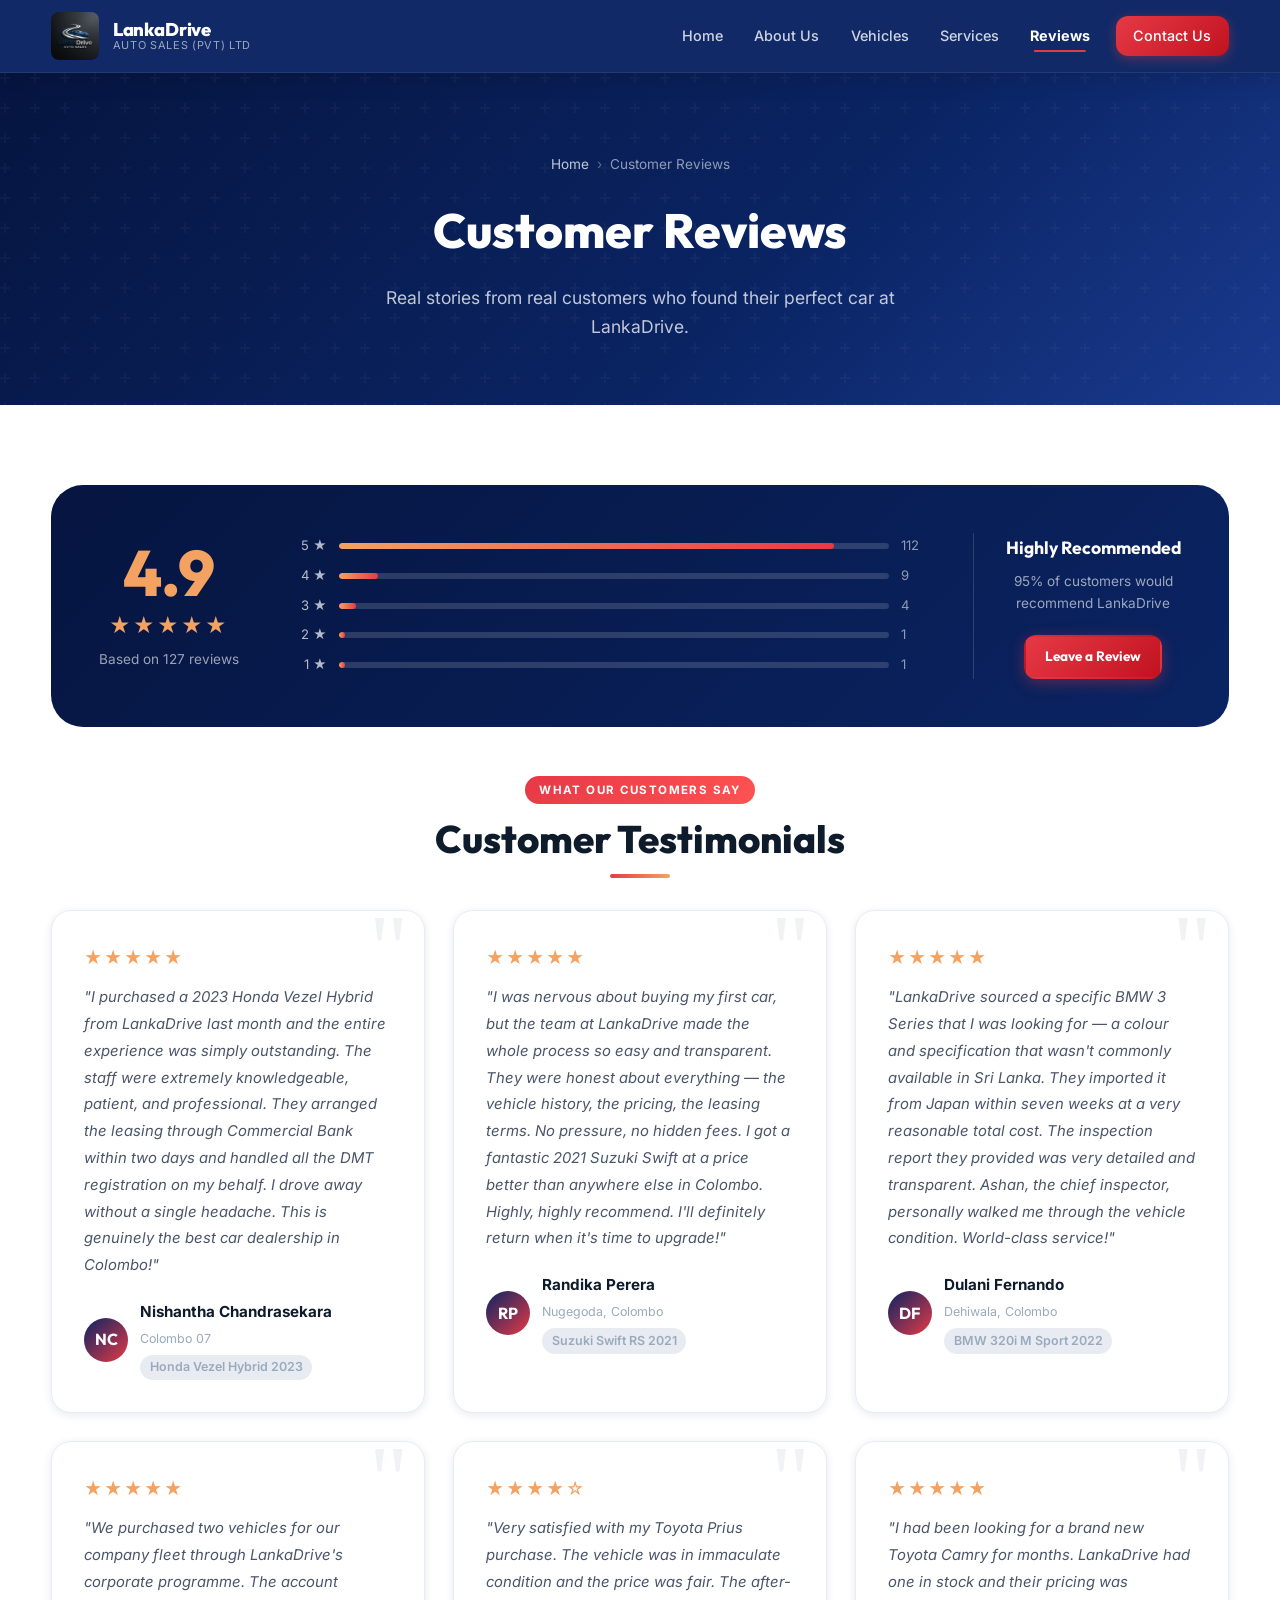
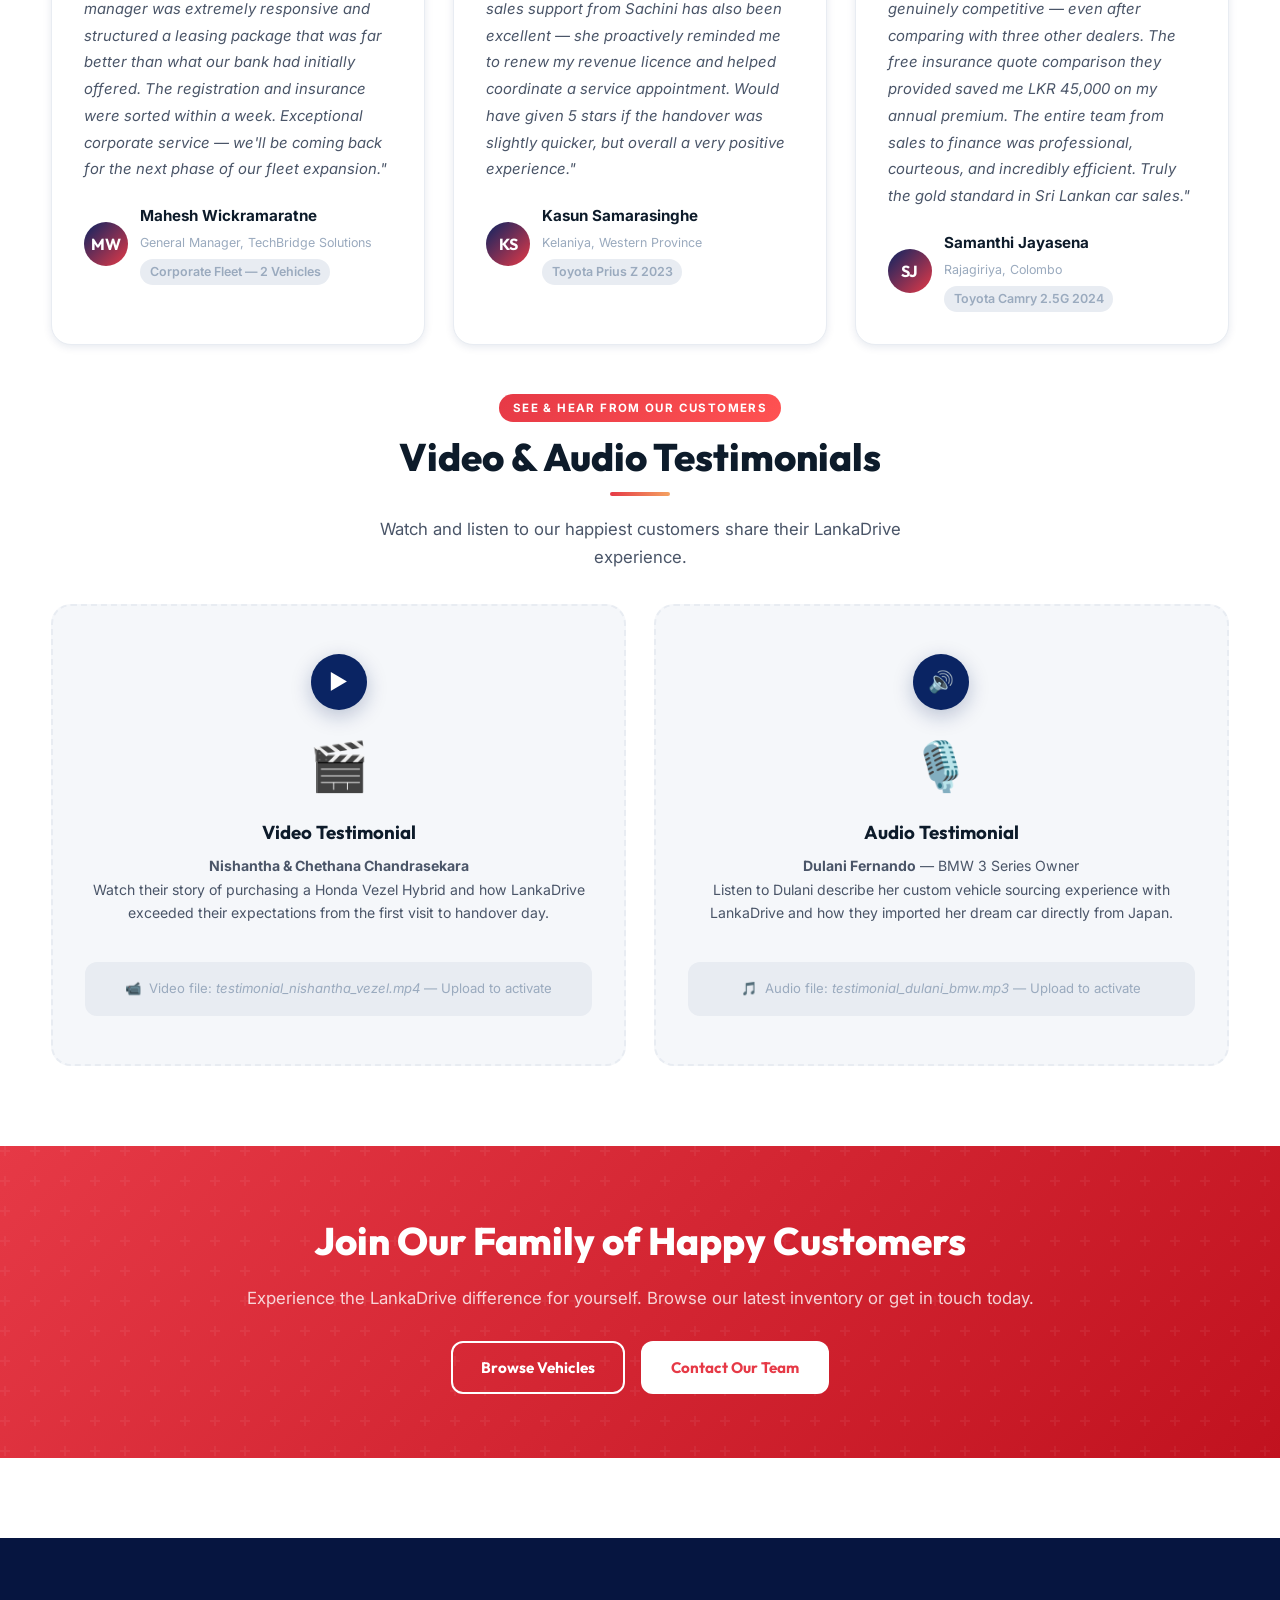
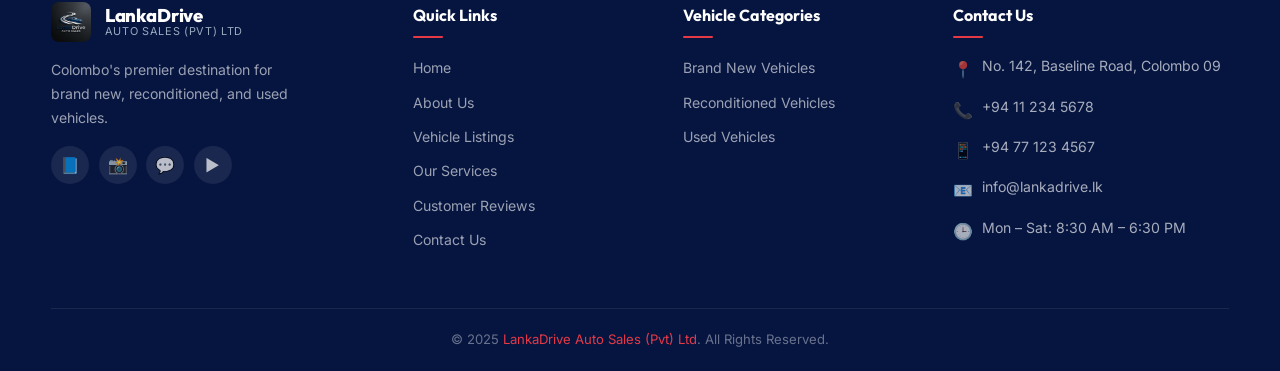
<file: DriveLankaAuto/Reviews.html>
<!DOCTYPE html>
<html lang="en">
<head>
  <meta charset="UTF-8" />
  <meta name="viewport" content="width=device-width, initial-scale=1.0" />
  <title>Customer Reviews | LankaDrive Auto Sales (Pvt) Ltd</title>
  <meta name="description" content="Read genuine customer testimonials and reviews about LankaDrive Auto Sales. See why hundreds of happy customers trust us for their vehicle purchases in Colombo." />
  <link rel="stylesheet" href="style.css" />
</head>
<body>

  <!-- ========== HEADER ========== -->
  <header class="site-header">
    <div class="container header-inner">
      <a href="index.html" class="logo-wrap">
        <img src="images/logo.png" alt="LankaDrive Logo" />
        <div class="logo-text">
          <span class="logo-name">LankaDrive</span>
          <span class="logo-sub">Auto Sales (Pvt) Ltd</span>
        </div>
      </a>
      <nav class="site-nav" id="site-nav">
        <a href="index.html">Home</a>
        <a href="about.html">About Us</a>
        <a href="vehicles.html">Vehicles</a>
        <a href="services.html">Services</a>
        <a href="reviews.html" class="active">Reviews</a>
        <a href="contact.html" class="nav-cta">Contact Us</a>
      </nav>
      <button class="nav-toggle" id="nav-toggle" aria-label="Toggle navigation">
        <span></span><span></span><span></span>
      </button>
    </div>
  </header>

  <!-- ========== PAGE HERO ========== -->
  <section class="page-hero">
    <div class="container">
      <nav class="breadcrumb">
        <a href="index.html">Home</a>
        <span class="breadcrumb-sep">›</span>
        <span>Customer Reviews</span>
      </nav>
      <h1>Customer Reviews</h1>
      <p>Real stories from real customers who found their perfect car at LankaDrive.</p>
    </div>
  </section>

  <!-- ========== REVIEWS SECTION ========== -->
  <section class="reviews-section">
    <div class="container">

      <!-- Rating Summary Banner -->
      <div class="rating-summary">
        <div class="rating-big">
          <div class="rating-number">4.9</div>
          <div class="rating-stars">★★★★★</div>
          <div class="rating-count">Based on 127 reviews</div>
        </div>
        <div class="rating-bars">
          <div class="rating-bar-row">
            <span class="bar-label">5 ★</span>
            <div class="bar-track"><div class="bar-fill" style="width:90%;"></div></div>
            <span class="bar-count">112</span>
          </div>
          <div class="rating-bar-row">
            <span class="bar-label">4 ★</span>
            <div class="bar-track"><div class="bar-fill" style="width:7%;"></div></div>
            <span class="bar-count">9</span>
          </div>
          <div class="rating-bar-row">
            <span class="bar-label">3 ★</span>
            <div class="bar-track"><div class="bar-fill" style="width:3%;"></div></div>
            <span class="bar-count">4</span>
          </div>
          <div class="rating-bar-row">
            <span class="bar-label">2 ★</span>
            <div class="bar-track"><div class="bar-fill" style="width:1%;"></div></div>
            <span class="bar-count">1</span>
          </div>
          <div class="rating-bar-row">
            <span class="bar-label">1 ★</span>
            <div class="bar-track"><div class="bar-fill" style="width:1%;"></div></div>
            <span class="bar-count">1</span>
          </div>
        </div>
        <div style="flex-shrink:0; text-align:center; padding-left:2rem; border-left:1px solid rgba(255,255,255,0.15);">
          <div style="font-family:var(--font-head); font-size:1.1rem; color:var(--white); font-weight:700; margin-bottom:0.5rem;">Highly Recommended</div>
          <div style="font-size:0.85rem; color:rgba(255,255,255,0.6); margin-bottom:1.25rem;">95% of customers would<br>recommend LankaDrive</div>
          <a href="contact.html" class="btn btn-accent btn-sm">Leave a Review</a>
        </div>
      </div>

      <!-- ========== TEXT TESTIMONIALS ========== -->
      <div class="section-header" style="margin-bottom:2rem;">
        <span class="badge">What Our Customers Say</span>
        <h2 class="section-title">Customer Testimonials</h2>
        <div class="title-line"></div>
      </div>

      <div class="reviews-grid">

        <!-- Review 1 -->
        <article class="review-card">
          <div class="review-stars">★★★★★</div>
          <p class="review-text">
            "I purchased a 2023 Honda Vezel Hybrid from LankaDrive last month and the entire experience was simply outstanding. The staff were extremely knowledgeable, patient, and professional. They arranged the leasing through Commercial Bank within two days and handled all the DMT registration on my behalf. I drove away without a single headache. This is genuinely the best car dealership in Colombo!"
          </p>
          <div class="review-author">
            <div class="review-avatar">NC</div>
            <div class="review-author-info">
              <h4>Nishantha Chandrasekara</h4>
              <span>Colombo 07</span>
              <div><span class="review-vehicle-tag">Honda Vezel Hybrid 2023</span></div>
            </div>
          </div>
        </article>

        <!-- Review 2 -->
        <article class="review-card">
          <div class="review-stars">★★★★★</div>
          <p class="review-text">
            "I was nervous about buying my first car, but the team at LankaDrive made the whole process so easy and transparent. They were honest about everything — the vehicle history, the pricing, the leasing terms. No pressure, no hidden fees. I got a fantastic 2021 Suzuki Swift at a price better than anywhere else in Colombo. Highly, highly recommend. I'll definitely return when it's time to upgrade!"
          </p>
          <div class="review-author">
            <div class="review-avatar">RP</div>
            <div class="review-author-info">
              <h4>Randika Perera</h4>
              <span>Nugegoda, Colombo</span>
              <div><span class="review-vehicle-tag">Suzuki Swift RS 2021</span></div>
            </div>
          </div>
        </article>

        <!-- Review 3 -->
        <article class="review-card">
          <div class="review-stars">★★★★★</div>
          <p class="review-text">
            "LankaDrive sourced a specific BMW 3 Series that I was looking for — a colour and specification that wasn't commonly available in Sri Lanka. They imported it from Japan within seven weeks at a very reasonable total cost. The inspection report they provided was very detailed and transparent. Ashan, the chief inspector, personally walked me through the vehicle condition. World-class service!"
          </p>
          <div class="review-author">
            <div class="review-avatar">DF</div>
            <div class="review-author-info">
              <h4>Dulani Fernando</h4>
              <span>Dehiwala, Colombo</span>
              <div><span class="review-vehicle-tag">BMW 320i M Sport 2022</span></div>
            </div>
          </div>
        </article>

        <!-- Review 4 -->
        <article class="review-card">
          <div class="review-stars">★★★★★</div>
          <p class="review-text">
            "We purchased two vehicles for our company fleet through LankaDrive's corporate programme. The account manager was extremely responsive and structured a leasing package that was far better than what our bank had initially offered. The registration and insurance were sorted within a week. Exceptional corporate service — we'll be coming back for the next phase of our fleet expansion."
          </p>
          <div class="review-author">
            <div class="review-avatar">MW</div>
            <div class="review-author-info">
              <h4>Mahesh Wickramaratne</h4>
              <span>General Manager, TechBridge Solutions</span>
              <div><span class="review-vehicle-tag">Corporate Fleet — 2 Vehicles</span></div>
            </div>
          </div>
        </article>

        <!-- Review 5 -->
        <article class="review-card">
          <div class="review-stars">★★★★☆</div>
          <p class="review-text">
            "Very satisfied with my Toyota Prius purchase. The vehicle was in immaculate condition and the price was fair. The after-sales support from Sachini has also been excellent — she proactively reminded me to renew my revenue licence and helped coordinate a service appointment. Would have given 5 stars if the handover was slightly quicker, but overall a very positive experience."
          </p>
          <div class="review-author">
            <div class="review-avatar">KS</div>
            <div class="review-author-info">
              <h4>Kasun Samarasinghe</h4>
              <span>Kelaniya, Western Province</span>
              <div><span class="review-vehicle-tag">Toyota Prius Z 2023</span></div>
            </div>
          </div>
        </article>

        <!-- Review 6 -->
        <article class="review-card">
          <div class="review-stars">★★★★★</div>
          <p class="review-text">
            "I had been looking for a brand new Toyota Camry for months. LankaDrive had one in stock and their pricing was genuinely competitive — even after comparing with three other dealers. The free insurance quote comparison they provided saved me LKR 45,000 on my annual premium. The entire team from sales to finance was professional, courteous, and incredibly efficient. Truly the gold standard in Sri Lankan car sales."
          </p>
          <div class="review-author">
            <div class="review-avatar">SJ</div>
            <div class="review-author-info">
              <h4>Samanthi Jayasena</h4>
              <span>Rajagiriya, Colombo</span>
              <div><span class="review-vehicle-tag">Toyota Camry 2.5G 2024</span></div>
            </div>
          </div>
        </article>

      </div><!-- /reviews-grid -->

      <!-- ========== VIDEO / AUDIO TESTIMONIALS ========== -->
      <div class="media-testimonials">
        <div class="section-header" style="margin-bottom:2rem;">
          <span class="badge">See &amp; Hear From Our Customers</span>
          <h2 class="section-title">Video &amp; Audio Testimonials</h2>
          <div class="title-line"></div>
          <p class="section-subtitle">Watch and listen to our happiest customers share their LankaDrive experience.</p>
        </div>

        <div class="media-grid">

          <!-- Video Testimonial Placeholder -->
          <div class="media-placeholder">
            <div class="play-btn" id="play-video-btn" role="button" aria-label="Play video testimonial" onclick="playMedia('video')">▶</div>
            <div class="media-icon">🎬</div>
            <h3>Video Testimonial</h3>
            <p>
              <strong>Nishantha &amp; Chethana Chandrasekara</strong><br />
              Watch their story of purchasing a Honda Vezel Hybrid and how LankaDrive exceeded their expectations from the first visit to handover day.
            </p>
            <br />
            <div style="background:var(--light-grey); border-radius:var(--radius-md); padding:1rem; margin-top:0.75rem; font-size:0.82rem; color:var(--mid-grey); display:flex; align-items:center; gap:0.5rem; justify-content:center;">
              <span>📹</span>
              <span>Video file: <em>testimonial_nishantha_vezel.mp4</em> — Upload to activate</span>
            </div>
            <!-- To embed a real video, replace the div above with:
            <video controls width="100%" style="border-radius:var(--radius-md); margin-top:1rem;">
              <source src="videos/testimonial_nishantha_vezel.mp4" type="video/mp4" />
              Your browser does not support the video tag.
            </video>
            -->
          </div>

          <!-- Audio Testimonial Placeholder -->
          <div class="media-placeholder">
            <div class="play-btn" id="play-audio-btn" role="button" aria-label="Play audio testimonial" onclick="playMedia('audio')">🔊</div>
            <div class="media-icon">🎙️</div>
            <h3>Audio Testimonial</h3>
            <p>
              <strong>Dulani Fernando</strong> — BMW 3 Series Owner<br />
              Listen to Dulani describe her custom vehicle sourcing experience with LankaDrive and how they imported her dream car directly from Japan.
            </p>
            <br />
            <div style="background:var(--light-grey); border-radius:var(--radius-md); padding:1rem; margin-top:0.75rem; font-size:0.82rem; color:var(--mid-grey); display:flex; align-items:center; gap:0.5rem; justify-content:center;">
              <span>🎵</span>
              <span>Audio file: <em>testimonial_dulani_bmw.mp3</em> — Upload to activate</span>
            </div>
            <!-- To embed a real audio file, replace the div above with:
            <audio controls style="width:100%; margin-top:1rem;">
              <source src="audio/testimonial_dulani_bmw.mp3" type="audio/mpeg" />
              Your browser does not support the audio element.
            </audio>
            -->
          </div>

        </div><!-- /media-grid -->
      </div><!-- /media-testimonials -->

    </div>
  </section>

  <!-- ========== CTA BAND ========== -->
  <section class="cta-band">
    <div class="container">
      <h2>Join Our Family of Happy Customers</h2>
      <p>Experience the LankaDrive difference for yourself. Browse our latest inventory or get in touch today.</p>
      <div style="display:flex;gap:1rem;justify-content:center;flex-wrap:wrap;">
        <a href="vehicles.html" class="btn btn-outline">Browse Vehicles</a>
        <a href="contact.html" class="btn" style="background:var(--white);color:var(--accent);font-weight:700;">Contact Our Team</a>
      </div>
    </div>
  </section>

  <!-- ========== FOOTER ========== -->
  <footer class="site-footer">
    <div class="container">
      <div class="footer-grid">
        <div class="footer-brand">
          <a href="index.html" class="logo-wrap">
            <img src="images/logo.png" alt="LankaDrive Logo" style="width:40px;height:40px;" />
            <div class="logo-text">
              <span class="logo-name">LankaDrive</span>
              <span class="logo-sub">Auto Sales (Pvt) Ltd</span>
            </div>
          </a>
          <p>Colombo's premier destination for brand new, reconditioned, and used vehicles.</p>
          <div class="social-links">
            <a href="#" class="social-link">📘</a>
            <a href="#" class="social-link">📸</a>
            <a href="#" class="social-link">💬</a>
            <a href="#" class="social-link">▶️</a>
          </div>
        </div>
        <div class="footer-col">
          <h4>Quick Links</h4>
          <ul>
            <li><a href="index.html">Home</a></li>
            <li><a href="about.html">About Us</a></li>
            <li><a href="vehicles.html">Vehicle Listings</a></li>
            <li><a href="services.html">Our Services</a></li>
            <li><a href="reviews.html">Customer Reviews</a></li>
            <li><a href="contact.html">Contact Us</a></li>
          </ul>
        </div>
        <div class="footer-col">
          <h4>Vehicle Categories</h4>
          <ul>
            <li><a href="vehicles.html">Brand New Vehicles</a></li>
            <li><a href="vehicles.html">Reconditioned Vehicles</a></li>
            <li><a href="vehicles.html">Used Vehicles</a></li>
          </ul>
        </div>
        <div class="footer-col">
          <h4>Contact Us</h4>
          <div class="footer-contact-item"><span class="icon">📍</span><span>No. 142, Baseline Road, Colombo 09</span></div>
          <div class="footer-contact-item"><span class="icon">📞</span><span>+94 11 234 5678</span></div>
          <div class="footer-contact-item"><span class="icon">📱</span><span>+94 77 123 4567</span></div>
          <div class="footer-contact-item"><span class="icon">📧</span><span>info@lankadrive.lk</span></div>
          <div class="footer-contact-item"><span class="icon">🕒</span><span>Mon – Sat: 8:30 AM – 6:30 PM</span></div>
        </div>
      </div>
    </div>
    <div class="footer-bottom">
      <div class="container">
        <p>&copy; 2025 <span>LankaDrive Auto Sales (Pvt) Ltd</span>. All Rights Reserved.</p>
      </div>
    </div>
  </footer>

  <script>
    // Nav toggle
    const toggle = document.getElementById('nav-toggle');
    const nav = document.getElementById('site-nav');
    toggle.addEventListener('click', () => nav.classList.toggle('open'));

    // Placeholder media play feedback
    function playMedia(type) {
      const msg = type === 'video'
        ? '🎬 To play the video testimonial, upload the file "testimonial_nishantha_vezel.mp4" to a /videos/ folder and embed it using an HTML <video> tag.'
        : '🎙️ To play the audio testimonial, upload the file "testimonial_dulani_bmw.mp3" to an /audio/ folder and embed it using an HTML <audio> tag.';
      alert(msg);
    }
  </script>
</body>
</html>
</file>
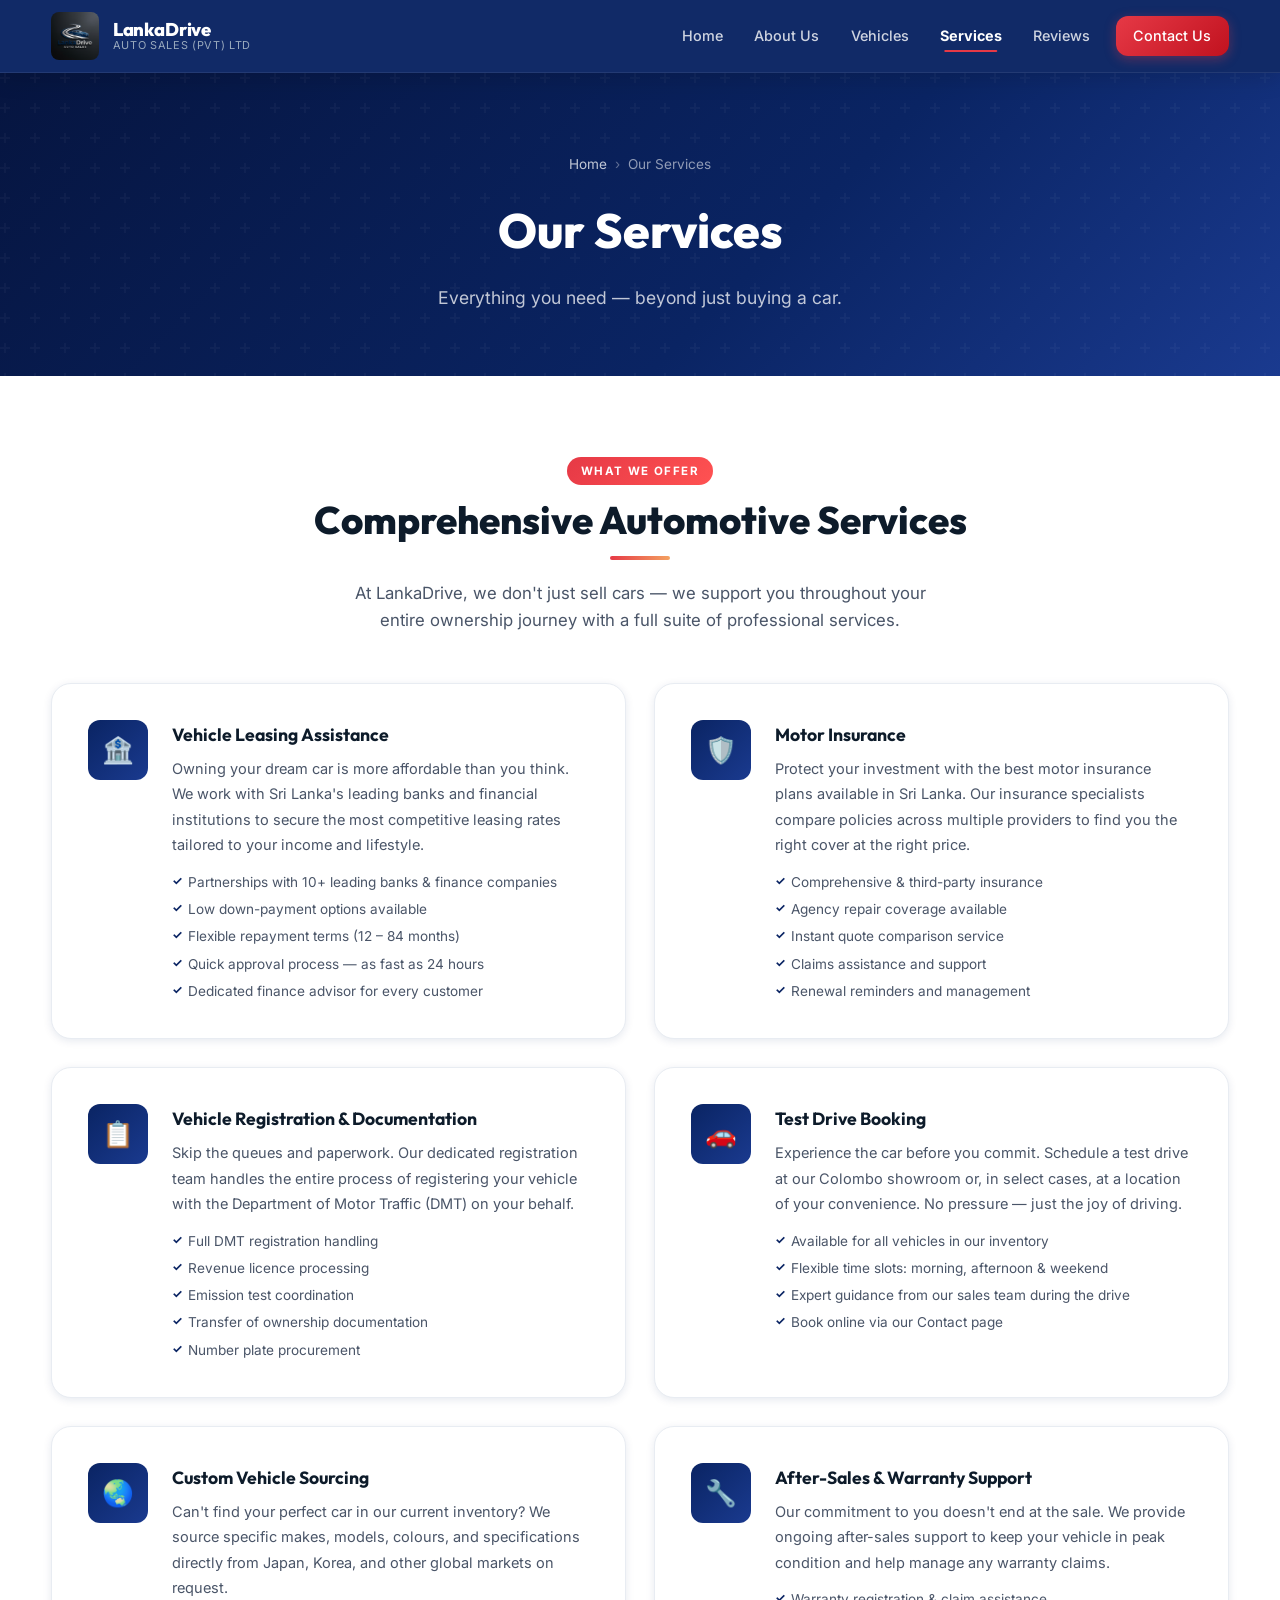
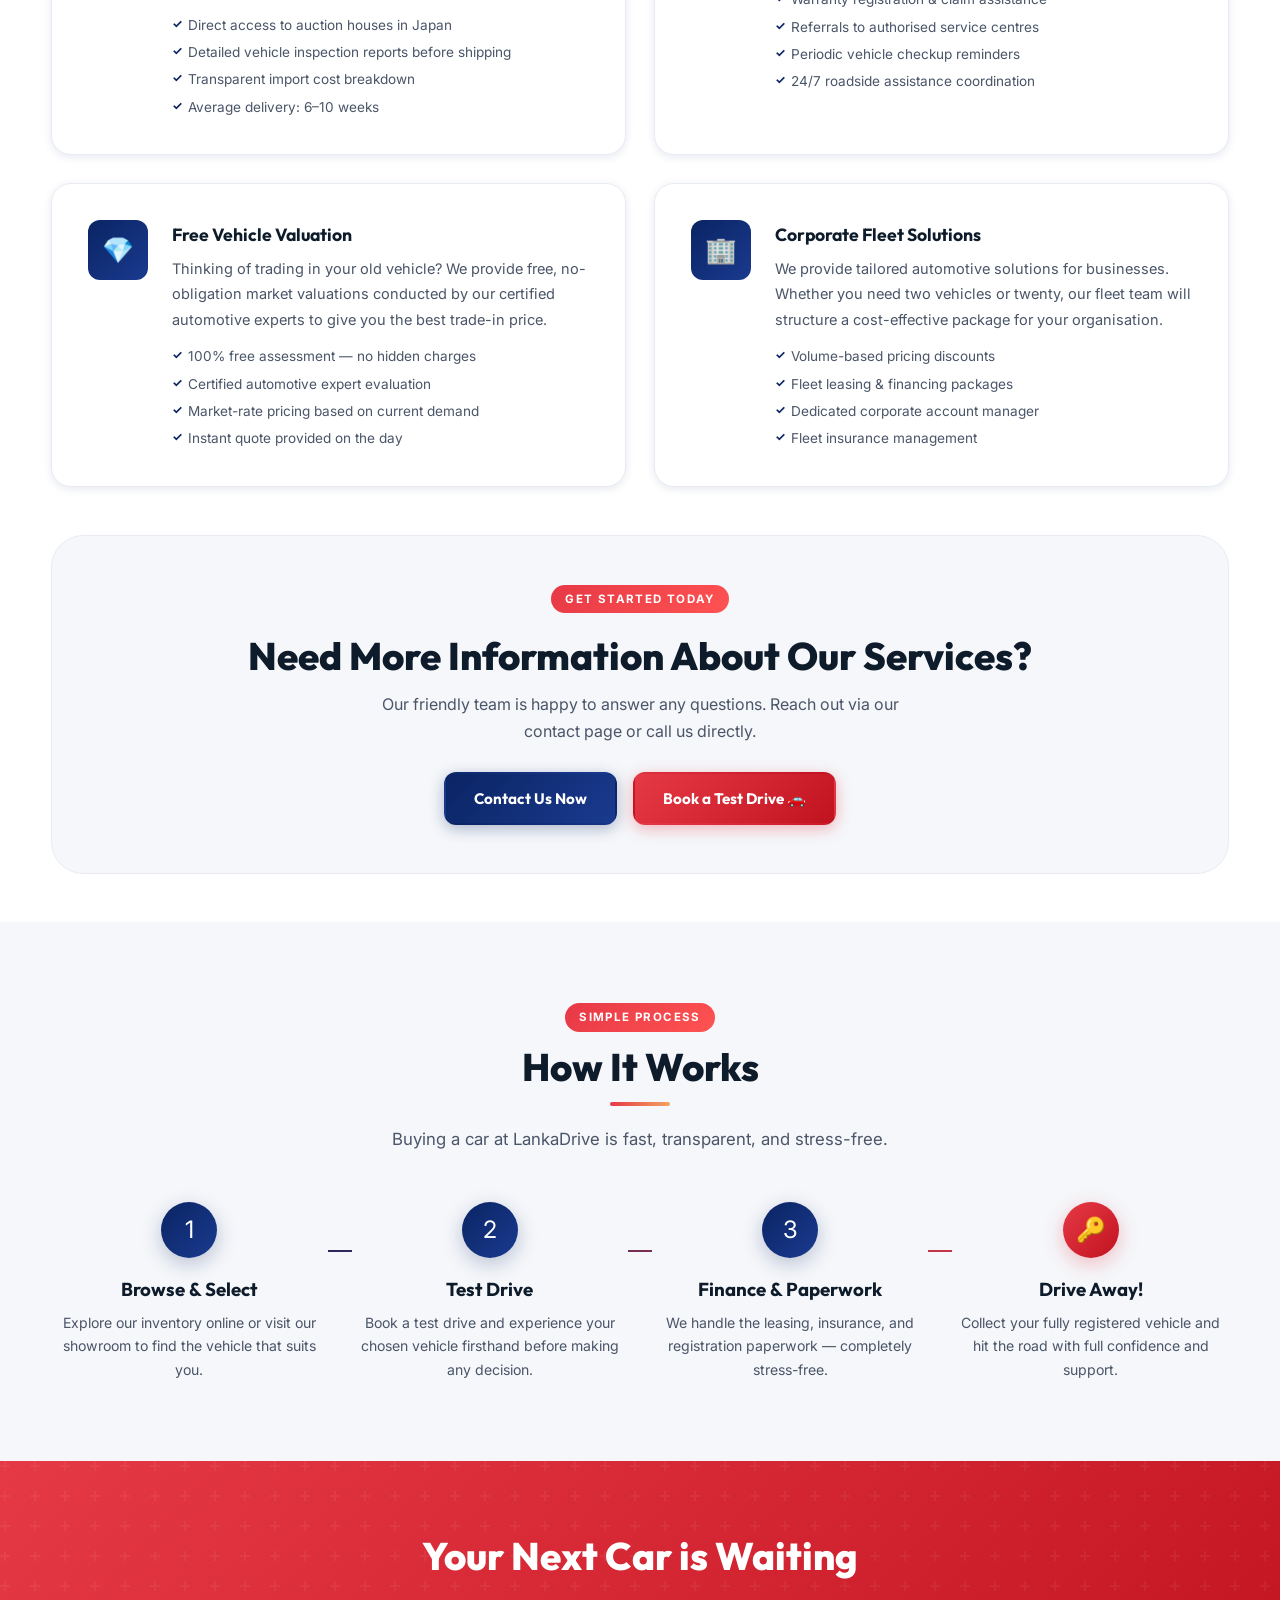
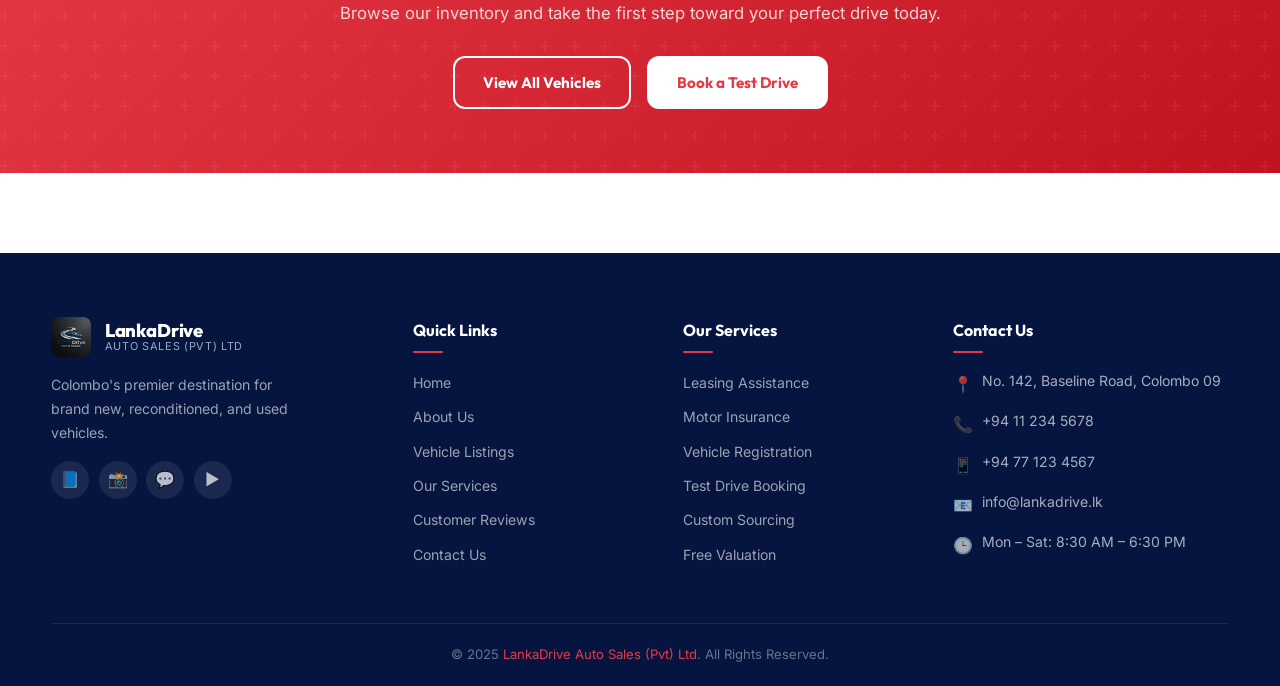
<file: DriveLankaAuto/Services.html>
<!DOCTYPE html>
<html lang="en">
<head>
  <meta charset="UTF-8" />
  <meta name="viewport" content="width=device-width, initial-scale=1.0" />
  <title>Our Services | LankaDrive Auto Sales (Pvt) Ltd</title>
  <meta name="description" content="LankaDrive offers leasing assistance, insurance, vehicle registration, test drive booking, and much more. Full-service automotive support in Colombo." />
  <link rel="stylesheet" href="style.css" />
</head>
<body>

  <!-- ========== HEADER ========== -->
  <header class="site-header">
    <div class="container header-inner">
      <a href="index.html" class="logo-wrap">
        <img src="images/logo.png" alt="LankaDrive Logo" />
        <div class="logo-text">
          <span class="logo-name">LankaDrive</span>
          <span class="logo-sub">Auto Sales (Pvt) Ltd</span>
        </div>
      </a>
      <nav class="site-nav" id="site-nav">
        <a href="index.html">Home</a>
        <a href="about.html">About Us</a>
        <a href="vehicles.html">Vehicles</a>
        <a href="services.html" class="active">Services</a>
        <a href="reviews.html">Reviews</a>
        <a href="contact.html" class="nav-cta">Contact Us</a>
      </nav>
      <button class="nav-toggle" id="nav-toggle" aria-label="Toggle navigation">
        <span></span><span></span><span></span>
      </button>
    </div>
  </header>

  <!-- ========== PAGE HERO ========== -->
  <section class="page-hero">
    <div class="container">
      <nav class="breadcrumb">
        <a href="index.html">Home</a>
        <span class="breadcrumb-sep">›</span>
        <span>Our Services</span>
      </nav>
      <h1>Our Services</h1>
      <p>Everything you need — beyond just buying a car.</p>
    </div>
  </section>

  <!-- ========== SERVICES INTRO ========== -->
  <section style="padding: 5rem 0 3rem;">
    <div class="container">
      <div class="section-header">
        <span class="badge">What We Offer</span>
        <h2 class="section-title">Comprehensive Automotive Services</h2>
        <div class="title-line"></div>
        <p class="section-subtitle">
          At LankaDrive, we don't just sell cars — we support you throughout your entire ownership journey with a full suite of professional services.
        </p>
      </div>

      <!-- ========== SERVICES GRID ========== -->
      <div class="services-grid">

        <!-- 1. Leasing Assistance -->
        <div class="service-card">
          <div class="service-icon-wrap">🏦</div>
          <div class="service-text">
            <h3>Vehicle Leasing Assistance</h3>
            <p>Owning your dream car is more affordable than you think. We work with Sri Lanka's leading banks and financial institutions to secure the most competitive leasing rates tailored to your income and lifestyle.</p>
            <ul>
              <li>Partnerships with 10+ leading banks &amp; finance companies</li>
              <li>Low down-payment options available</li>
              <li>Flexible repayment terms (12 – 84 months)</li>
              <li>Quick approval process — as fast as 24 hours</li>
              <li>Dedicated finance advisor for every customer</li>
            </ul>
          </div>
        </div>

        <!-- 2. Insurance -->
        <div class="service-card">
          <div class="service-icon-wrap">🛡️</div>
          <div class="service-text">
            <h3>Motor Insurance</h3>
            <p>Protect your investment with the best motor insurance plans available in Sri Lanka. Our insurance specialists compare policies across multiple providers to find you the right cover at the right price.</p>
            <ul>
              <li>Comprehensive &amp; third-party insurance</li>
              <li>Agency repair coverage available</li>
              <li>Instant quote comparison service</li>
              <li>Claims assistance and support</li>
              <li>Renewal reminders and management</li>
            </ul>
          </div>
        </div>

        <!-- 3. Vehicle Registration -->
        <div class="service-card">
          <div class="service-icon-wrap">📋</div>
          <div class="service-text">
            <h3>Vehicle Registration &amp; Documentation</h3>
            <p>Skip the queues and paperwork. Our dedicated registration team handles the entire process of registering your vehicle with the Department of Motor Traffic (DMT) on your behalf.</p>
            <ul>
              <li>Full DMT registration handling</li>
              <li>Revenue licence processing</li>
              <li>Emission test coordination</li>
              <li>Transfer of ownership documentation</li>
              <li>Number plate procurement</li>
            </ul>
          </div>
        </div>

        <!-- 4. Test Drive Booking -->
        <div class="service-card">
          <div class="service-icon-wrap">🚗</div>
          <div class="service-text">
            <h3>Test Drive Booking</h3>
            <p>Experience the car before you commit. Schedule a test drive at our Colombo showroom or, in select cases, at a location of your convenience. No pressure — just the joy of driving.</p>
            <ul>
              <li>Available for all vehicles in our inventory</li>
              <li>Flexible time slots: morning, afternoon &amp; weekend</li>
              <li>Expert guidance from our sales team during the drive</li>
              <li>Book online via our Contact page</li>
            </ul>
          </div>
        </div>

        <!-- 5. Vehicle Sourcing -->
        <div class="service-card">
          <div class="service-icon-wrap">🌏</div>
          <div class="service-text">
            <h3>Custom Vehicle Sourcing</h3>
            <p>Can't find your perfect car in our current inventory? We source specific makes, models, colours, and specifications directly from Japan, Korea, and other global markets on request.</p>
            <ul>
              <li>Direct access to auction houses in Japan</li>
              <li>Detailed vehicle inspection reports before shipping</li>
              <li>Transparent import cost breakdown</li>
              <li>Average delivery: 6–10 weeks</li>
            </ul>
          </div>
        </div>

        <!-- 6. After-Sales Service -->
        <div class="service-card">
          <div class="service-icon-wrap">🔧</div>
          <div class="service-text">
            <h3>After-Sales &amp; Warranty Support</h3>
            <p>Our commitment to you doesn't end at the sale. We provide ongoing after-sales support to keep your vehicle in peak condition and help manage any warranty claims.</p>
            <ul>
              <li>Warranty registration &amp; claim assistance</li>
              <li>Referrals to authorised service centres</li>
              <li>Periodic vehicle checkup reminders</li>
              <li>24/7 roadside assistance coordination</li>
            </ul>
          </div>
        </div>

        <!-- 7. Vehicle Valuation -->
        <div class="service-card">
          <div class="service-icon-wrap">💎</div>
          <div class="service-text">
            <h3>Free Vehicle Valuation</h3>
            <p>Thinking of trading in your old vehicle? We provide free, no-obligation market valuations conducted by our certified automotive experts to give you the best trade-in price.</p>
            <ul>
              <li>100% free assessment — no hidden charges</li>
              <li>Certified automotive expert evaluation</li>
              <li>Market-rate pricing based on current demand</li>
              <li>Instant quote provided on the day</li>
            </ul>
          </div>
        </div>

        <!-- 8. Corporate Fleet Solutions -->
        <div class="service-card">
          <div class="service-icon-wrap">🏢</div>
          <div class="service-text">
            <h3>Corporate Fleet Solutions</h3>
            <p>We provide tailored automotive solutions for businesses. Whether you need two vehicles or twenty, our fleet team will structure a cost-effective package for your organisation.</p>
            <ul>
              <li>Volume-based pricing discounts</li>
              <li>Fleet leasing &amp; financing packages</li>
              <li>Dedicated corporate account manager</li>
              <li>Fleet insurance management</li>
            </ul>
          </div>
        </div>

      </div><!-- /services-grid -->

      <!-- Service CTA Strip -->
      <div class="service-cta-strip">
        <span class="badge">Get Started Today</span>
        <h2 class="section-title" style="margin-top:0.5rem;">Need More Information About Our Services?</h2>
        <p style="max-width:560px; margin:0.75rem auto 1.75rem; color:var(--text-body);">
          Our friendly team is happy to answer any questions. Reach out via our contact page or call us directly.
        </p>
        <div style="display:flex;gap:1rem;justify-content:center;flex-wrap:wrap;">
          <a href="contact.html" class="btn btn-primary">Contact Us Now</a>
          <a href="contact.html" class="btn btn-accent">Book a Test Drive 🚗</a>
        </div>
      </div>

    </div>
  </section>

  <!-- ========== PROCESS STEPS ========== -->
  <section style="background:var(--offwhite); padding:5rem 0;">
    <div class="container">
      <div class="section-header">
        <span class="badge">Simple Process</span>
        <h2 class="section-title">How It Works</h2>
        <div class="title-line"></div>
        <p class="section-subtitle">Buying a car at LankaDrive is fast, transparent, and stress-free.</p>
      </div>
      <div style="display:grid; grid-template-columns:repeat(4,1fr); gap:1.5rem; position:relative;">
        <!-- connector line -->
        <div style="position:absolute; top:48px; left:12.5%; right:12.5%; height:2px; background:linear-gradient(90deg,var(--primary),var(--accent)); z-index:0; border-radius:2px;"></div>

        <div style="text-align:center; position:relative; z-index:1; background:var(--offwhite); padding:0 0.5rem;">
          <div style="width:56px;height:56px;border-radius:50%;background:linear-gradient(135deg,var(--primary),var(--primary-light));display:flex;align-items:center;justify-content:center;font-size:1.5rem;color:var(--white);margin:0 auto 1rem;box-shadow:0 6px 20px rgba(10,36,99,0.25);">1</div>
          <h3 style="font-family:var(--font-head);font-weight:700;color:var(--text-dark);margin-bottom:0.4rem;">Browse &amp; Select</h3>
          <p style="font-size:0.88rem;color:var(--text-body);line-height:1.65;">Explore our inventory online or visit our showroom to find the vehicle that suits you.</p>
        </div>

        <div style="text-align:center; position:relative; z-index:1; background:var(--offwhite); padding:0 0.5rem;">
          <div style="width:56px;height:56px;border-radius:50%;background:linear-gradient(135deg,var(--primary),var(--primary-light));display:flex;align-items:center;justify-content:center;font-size:1.5rem;color:var(--white);margin:0 auto 1rem;box-shadow:0 6px 20px rgba(10,36,99,0.25);">2</div>
          <h3 style="font-family:var(--font-head);font-weight:700;color:var(--text-dark);margin-bottom:0.4rem;">Test Drive</h3>
          <p style="font-size:0.88rem;color:var(--text-body);line-height:1.65;">Book a test drive and experience your chosen vehicle firsthand before making any decision.</p>
        </div>

        <div style="text-align:center; position:relative; z-index:1; background:var(--offwhite); padding:0 0.5rem;">
          <div style="width:56px;height:56px;border-radius:50%;background:linear-gradient(135deg,var(--primary),var(--primary-light));display:flex;align-items:center;justify-content:center;font-size:1.5rem;color:var(--white);margin:0 auto 1rem;box-shadow:0 6px 20px rgba(10,36,99,0.25);">3</div>
          <h3 style="font-family:var(--font-head);font-weight:700;color:var(--text-dark);margin-bottom:0.4rem;">Finance &amp; Paperwork</h3>
          <p style="font-size:0.88rem;color:var(--text-body);line-height:1.65;">We handle the leasing, insurance, and registration paperwork — completely stress-free.</p>
        </div>

        <div style="text-align:center; position:relative; z-index:1; background:var(--offwhite); padding:0 0.5rem;">
          <div style="width:56px;height:56px;border-radius:50%;background:linear-gradient(135deg,var(--accent),#C1121F);display:flex;align-items:center;justify-content:center;font-size:1.5rem;color:var(--white);margin:0 auto 1rem;box-shadow:0 6px 20px rgba(230,57,70,0.30);">🔑</div>
          <h3 style="font-family:var(--font-head);font-weight:700;color:var(--text-dark);margin-bottom:0.4rem;">Drive Away!</h3>
          <p style="font-size:0.88rem;color:var(--text-body);line-height:1.65;">Collect your fully registered vehicle and hit the road with full confidence and support.</p>
        </div>
      </div>
    </div>
  </section>

  <!-- ========== CTA BAND ========== -->
  <section class="cta-band">
    <div class="container">
      <h2>Your Next Car is Waiting</h2>
      <p>Browse our inventory and take the first step toward your perfect drive today.</p>
      <div style="display:flex;gap:1rem;justify-content:center;flex-wrap:wrap;">
        <a href="vehicles.html" class="btn btn-outline">View All Vehicles</a>
        <a href="contact.html" class="btn" style="background:var(--white);color:var(--accent);font-weight:700;">Book a Test Drive</a>
      </div>
    </div>
  </section>

  <!-- ========== FOOTER ========== -->
  <footer class="site-footer">
    <div class="container">
      <div class="footer-grid">
        <div class="footer-brand">
          <a href="index.html" class="logo-wrap">
            <img src="images/logo.png" alt="LankaDrive Logo" style="width:40px;height:40px;" />
            <div class="logo-text">
              <span class="logo-name">LankaDrive</span>
              <span class="logo-sub">Auto Sales (Pvt) Ltd</span>
            </div>
          </a>
          <p>Colombo's premier destination for brand new, reconditioned, and used vehicles.</p>
          <div class="social-links">
            <a href="#" class="social-link">📘</a>
            <a href="#" class="social-link">📸</a>
            <a href="#" class="social-link">💬</a>
            <a href="#" class="social-link">▶️</a>
          </div>
        </div>
        <div class="footer-col">
          <h4>Quick Links</h4>
          <ul>
            <li><a href="index.html">Home</a></li>
            <li><a href="about.html">About Us</a></li>
            <li><a href="vehicles.html">Vehicle Listings</a></li>
            <li><a href="services.html">Our Services</a></li>
            <li><a href="reviews.html">Customer Reviews</a></li>
            <li><a href="contact.html">Contact Us</a></li>
          </ul>
        </div>
        <div class="footer-col">
          <h4>Our Services</h4>
          <ul>
            <li><a href="services.html">Leasing Assistance</a></li>
            <li><a href="services.html">Motor Insurance</a></li>
            <li><a href="services.html">Vehicle Registration</a></li>
            <li><a href="services.html">Test Drive Booking</a></li>
            <li><a href="services.html">Custom Sourcing</a></li>
            <li><a href="services.html">Free Valuation</a></li>
          </ul>
        </div>
        <div class="footer-col">
          <h4>Contact Us</h4>
          <div class="footer-contact-item"><span class="icon">📍</span><span>No. 142, Baseline Road, Colombo 09</span></div>
          <div class="footer-contact-item"><span class="icon">📞</span><span>+94 11 234 5678</span></div>
          <div class="footer-contact-item"><span class="icon">📱</span><span>+94 77 123 4567</span></div>
          <div class="footer-contact-item"><span class="icon">📧</span><span>info@lankadrive.lk</span></div>
          <div class="footer-contact-item"><span class="icon">🕒</span><span>Mon – Sat: 8:30 AM – 6:30 PM</span></div>
        </div>
      </div>
    </div>
    <div class="footer-bottom">
      <div class="container">
        <p>&copy; 2025 <span>LankaDrive Auto Sales (Pvt) Ltd</span>. All Rights Reserved.</p>
      </div>
    </div>
  </footer>

  <script>
    const toggle = document.getElementById('nav-toggle');
    const nav = document.getElementById('site-nav');
    toggle.addEventListener('click', () => nav.classList.toggle('open'));
  </script>
</body>
</html>
</file>
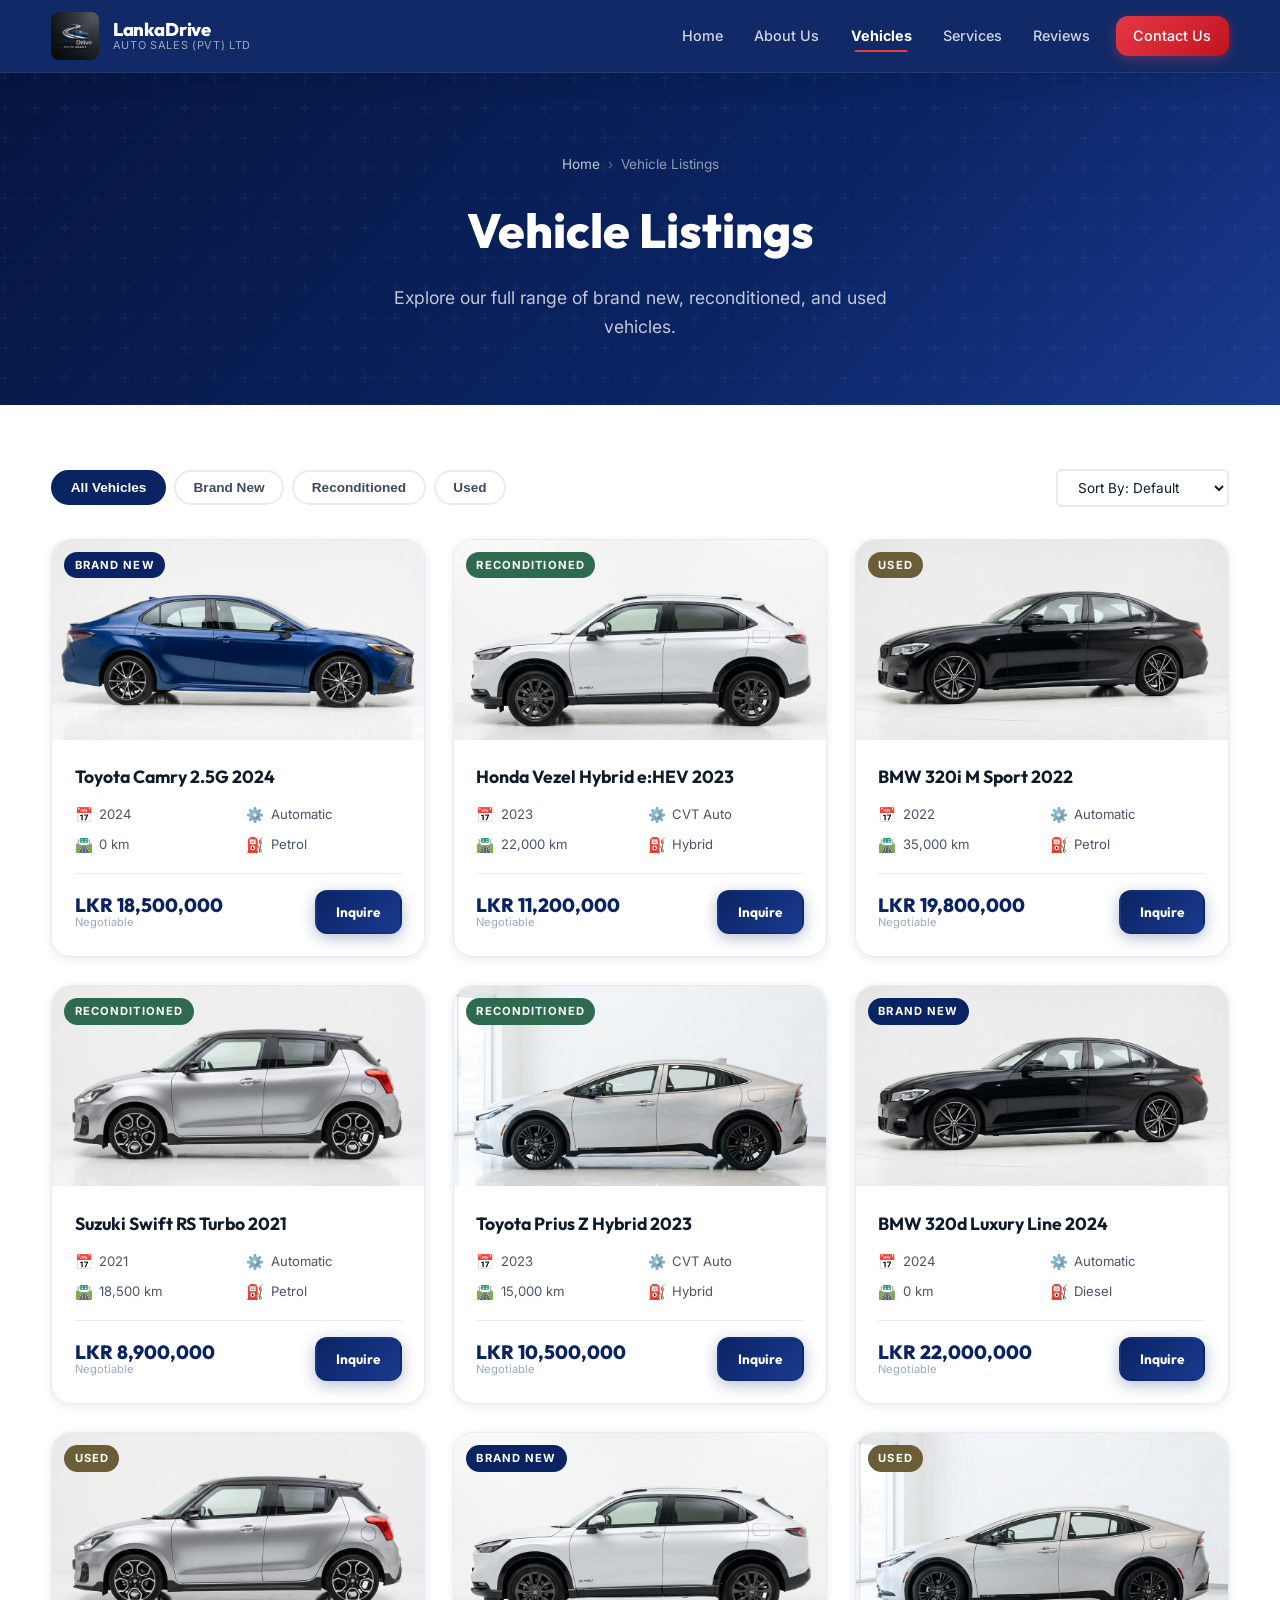
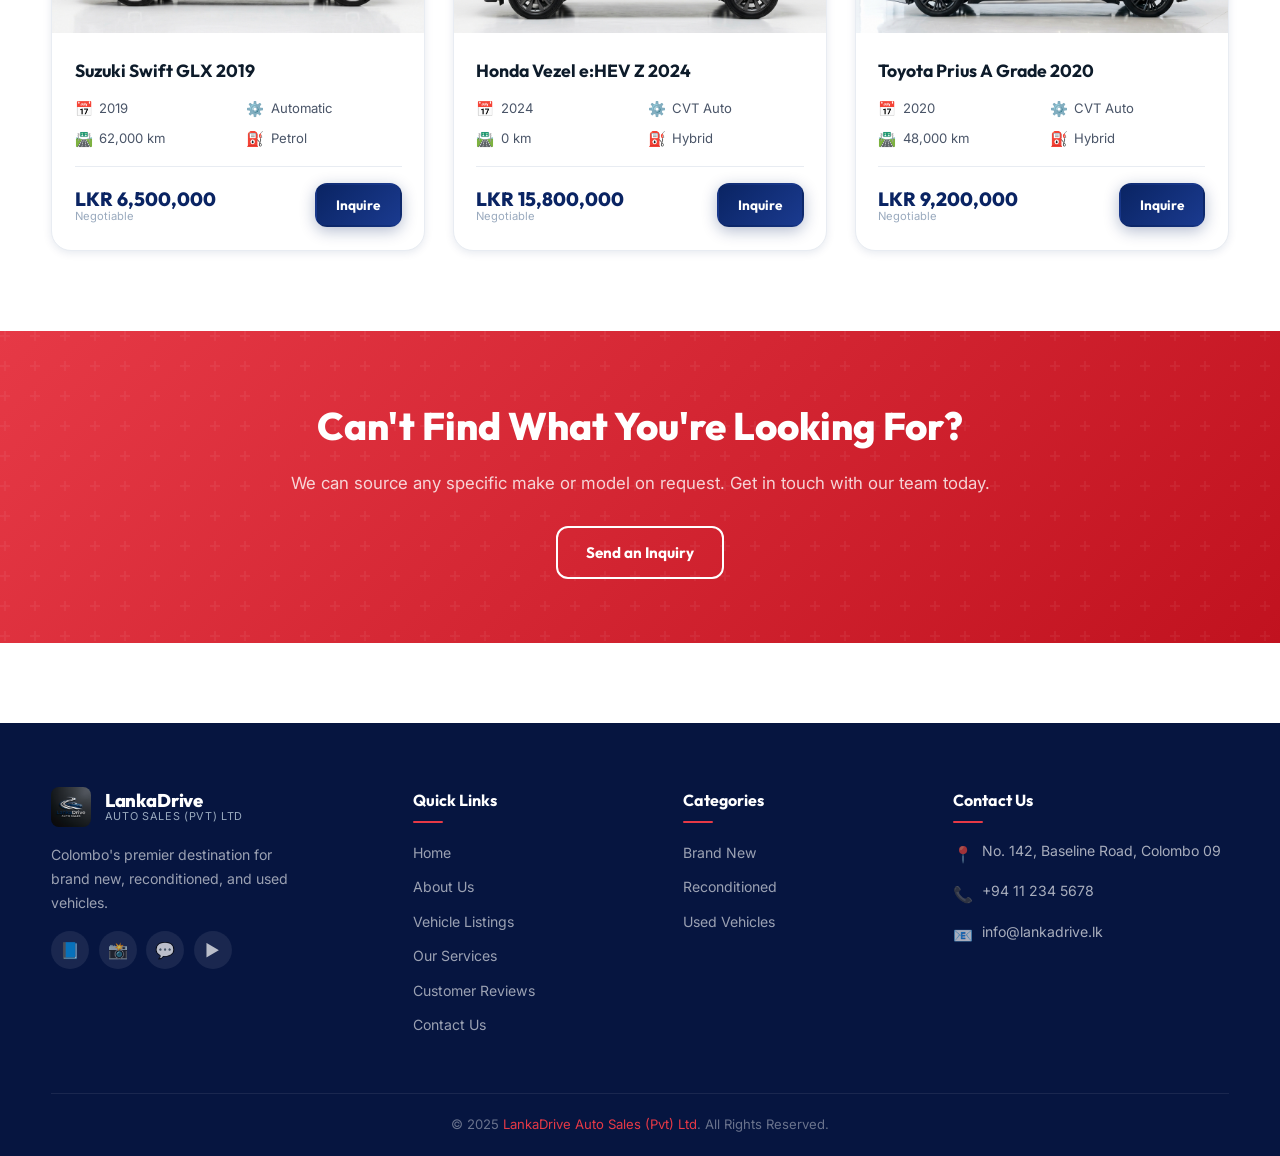
<file: DriveLankaAuto/Vehicles.html>
<!DOCTYPE html>
<html lang="en">
<head>
  <meta charset="UTF-8" />
  <meta name="viewport" content="width=device-width, initial-scale=1.0" />
  <title>Vehicle Listings | LankaDrive Auto Sales (Pvt) Ltd</title>
  <meta name="description" content="Browse LankaDrive's full inventory of brand new, reconditioned, and used vehicles in Colombo. Best prices with leasing options available." />
  <link rel="stylesheet" href="style.css" />
  <style>
    .vehicle-img-wrap { height: 200px; }
  </style>
</head>
<body>

  <!-- ========== HEADER ========== -->
  <header class="site-header">
    <div class="container header-inner">
      <a href="index.html" class="logo-wrap">
        <img src="images/logo.png" alt="LankaDrive Logo" />
        <div class="logo-text">
          <span class="logo-name">LankaDrive</span>
          <span class="logo-sub">Auto Sales (Pvt) Ltd</span>
        </div>
      </a>
      <nav class="site-nav" id="site-nav">
        <a href="index.html">Home</a>
        <a href="about.html">About Us</a>
        <a href="vehicles.html" class="active">Vehicles</a>
        <a href="services.html">Services</a>
        <a href="reviews.html">Reviews</a>
        <a href="contact.html" class="nav-cta">Contact Us</a>
      </nav>
      <button class="nav-toggle" id="nav-toggle" aria-label="Toggle navigation">
        <span></span><span></span><span></span>
      </button>
    </div>
  </header>

  <!-- ========== PAGE HERO ========== -->
  <section class="page-hero">
    <div class="container">
      <nav class="breadcrumb">
        <a href="index.html">Home</a>
        <span class="breadcrumb-sep">›</span>
        <span>Vehicle Listings</span>
      </nav>
      <h1>Vehicle Listings</h1>
      <p>Explore our full range of brand new, reconditioned, and used vehicles.</p>
    </div>
  </section>

  <!-- ========== LISTINGS ========== -->
  <section class="listings-section">
    <div class="container">
      <div class="listings-toolbar">
        <div class="filter-tabs">
          <button class="filter-tab active" id="btn-all" onclick="filterVehicles('all')">All Vehicles</button>
          <button class="filter-tab" id="btn-brand-new" onclick="filterVehicles('brand-new')">Brand New</button>
          <button class="filter-tab" id="btn-reconditioned" onclick="filterVehicles('reconditioned')">Reconditioned</button>
          <button class="filter-tab" id="btn-used" onclick="filterVehicles('used')">Used</button>
        </div>
        <select class="sort-select" id="sort-select" onchange="sortVehicles()">
          <option value="default">Sort By: Default</option>
          <option value="price-low">Price: Low to High</option>
          <option value="price-high">Price: High to Low</option>
          <option value="year-new">Year: Newest First</option>
        </select>
      </div>

      <div class="listings-grid" id="vehicles-grid">

        <!-- 1 -->
        <article class="vehicle-card" data-type="brand-new" data-price="18500000" data-year="2024">
          <div class="vehicle-img-wrap">
            <img src="images/car_toyota_camry.png" alt="Toyota Camry 2024" />
            <span class="vehicle-tag brand-new">Brand New</span>
          </div>
          <div class="vehicle-body">
            <h2 class="vehicle-model">Toyota Camry 2.5G 2024</h2>
            <div class="vehicle-specs">
              <div class="spec-item"><span class="spec-icon">📅</span> 2024</div>
              <div class="spec-item"><span class="spec-icon">⚙️</span> Automatic</div>
              <div class="spec-item"><span class="spec-icon">🛣️</span> 0 km</div>
              <div class="spec-item"><span class="spec-icon">⛽</span> Petrol</div>
            </div>
            <div class="vehicle-footer">
              <div class="vehicle-price">LKR 18,500,000 <small>Negotiable</small></div>
              <a href="contact.html" class="btn btn-primary btn-sm">Inquire</a>
            </div>
          </div>
        </article>

        <!-- 2 -->
        <article class="vehicle-card" data-type="reconditioned" data-price="11200000" data-year="2023">
          <div class="vehicle-img-wrap">
            <img src="images/car_honda_vezel.png" alt="Honda Vezel Hybrid 2023" />
            <span class="vehicle-tag reconditioned">Reconditioned</span>
          </div>
          <div class="vehicle-body">
            <h2 class="vehicle-model">Honda Vezel Hybrid e:HEV 2023</h2>
            <div class="vehicle-specs">
              <div class="spec-item"><span class="spec-icon">📅</span> 2023</div>
              <div class="spec-item"><span class="spec-icon">⚙️</span> CVT Auto</div>
              <div class="spec-item"><span class="spec-icon">🛣️</span> 22,000 km</div>
              <div class="spec-item"><span class="spec-icon">⛽</span> Hybrid</div>
            </div>
            <div class="vehicle-footer">
              <div class="vehicle-price">LKR 11,200,000 <small>Negotiable</small></div>
              <a href="contact.html" class="btn btn-primary btn-sm">Inquire</a>
            </div>
          </div>
        </article>

        <!-- 3 -->
        <article class="vehicle-card" data-type="used" data-price="19800000" data-year="2022">
          <div class="vehicle-img-wrap">
            <img src="images/car_bmw_3series.png" alt="BMW 320i M Sport 2022" />
            <span class="vehicle-tag used">Used</span>
          </div>
          <div class="vehicle-body">
            <h2 class="vehicle-model">BMW 320i M Sport 2022</h2>
            <div class="vehicle-specs">
              <div class="spec-item"><span class="spec-icon">📅</span> 2022</div>
              <div class="spec-item"><span class="spec-icon">⚙️</span> Automatic</div>
              <div class="spec-item"><span class="spec-icon">🛣️</span> 35,000 km</div>
              <div class="spec-item"><span class="spec-icon">⛽</span> Petrol</div>
            </div>
            <div class="vehicle-footer">
              <div class="vehicle-price">LKR 19,800,000 <small>Negotiable</small></div>
              <a href="contact.html" class="btn btn-primary btn-sm">Inquire</a>
            </div>
          </div>
        </article>

        <!-- 4 -->
        <article class="vehicle-card" data-type="reconditioned" data-price="8900000" data-year="2021">
          <div class="vehicle-img-wrap">
            <img src="images/car_suzuki_swift.png" alt="Suzuki Swift" />
            <span class="vehicle-tag reconditioned">Reconditioned</span>
          </div>
          <div class="vehicle-body">
            <h2 class="vehicle-model">Suzuki Swift RS Turbo 2021</h2>
            <div class="vehicle-specs">
              <div class="spec-item"><span class="spec-icon">📅</span> 2021</div>
              <div class="spec-item"><span class="spec-icon">⚙️</span> Automatic</div>
              <div class="spec-item"><span class="spec-icon">🛣️</span> 18,500 km</div>
              <div class="spec-item"><span class="spec-icon">⛽</span> Petrol</div>
            </div>
            <div class="vehicle-footer">
              <div class="vehicle-price">LKR 8,900,000 <small>Negotiable</small></div>
              <a href="contact.html" class="btn btn-primary btn-sm">Inquire</a>
            </div>
          </div>
        </article>

        <!-- 5 -->
        <article class="vehicle-card" data-type="reconditioned" data-price="10500000" data-year="2023">
          <div class="vehicle-img-wrap">
            <img src="images/car_toyota_prius.png" alt="Toyota Prius 2023" />
            <span class="vehicle-tag reconditioned">Reconditioned</span>
          </div>
          <div class="vehicle-body">
            <h2 class="vehicle-model">Toyota Prius Z Hybrid 2023</h2>
            <div class="vehicle-specs">
              <div class="spec-item"><span class="spec-icon">📅</span> 2023</div>
              <div class="spec-item"><span class="spec-icon">⚙️</span> CVT Auto</div>
              <div class="spec-item"><span class="spec-icon">🛣️</span> 15,000 km</div>
              <div class="spec-item"><span class="spec-icon">⛽</span> Hybrid</div>
            </div>
            <div class="vehicle-footer">
              <div class="vehicle-price">LKR 10,500,000 <small>Negotiable</small></div>
              <a href="contact.html" class="btn btn-primary btn-sm">Inquire</a>
            </div>
          </div>
        </article>

        <!-- 6 -->
        <article class="vehicle-card" data-type="brand-new" data-price="22000000" data-year="2024">
          <div class="vehicle-img-wrap">
            <img src="images/car_bmw_3series.png" alt="BMW 320d 2024" />
            <span class="vehicle-tag brand-new">Brand New</span>
          </div>
          <div class="vehicle-body">
            <h2 class="vehicle-model">BMW 320d Luxury Line 2024</h2>
            <div class="vehicle-specs">
              <div class="spec-item"><span class="spec-icon">📅</span> 2024</div>
              <div class="spec-item"><span class="spec-icon">⚙️</span> Automatic</div>
              <div class="spec-item"><span class="spec-icon">🛣️</span> 0 km</div>
              <div class="spec-item"><span class="spec-icon">⛽</span> Diesel</div>
            </div>
            <div class="vehicle-footer">
              <div class="vehicle-price">LKR 22,000,000 <small>Negotiable</small></div>
              <a href="contact.html" class="btn btn-primary btn-sm">Inquire</a>
            </div>
          </div>
        </article>

        <!-- 7 -->
        <article class="vehicle-card" data-type="used" data-price="6500000" data-year="2019">
          <div class="vehicle-img-wrap">
            <img src="images/car_suzuki_swift.png" alt="Suzuki Swift Used" />
            <span class="vehicle-tag used">Used</span>
          </div>
          <div class="vehicle-body">
            <h2 class="vehicle-model">Suzuki Swift GLX 2019</h2>
            <div class="vehicle-specs">
              <div class="spec-item"><span class="spec-icon">📅</span> 2019</div>
              <div class="spec-item"><span class="spec-icon">⚙️</span> Automatic</div>
              <div class="spec-item"><span class="spec-icon">🛣️</span> 62,000 km</div>
              <div class="spec-item"><span class="spec-icon">⛽</span> Petrol</div>
            </div>
            <div class="vehicle-footer">
              <div class="vehicle-price">LKR 6,500,000 <small>Negotiable</small></div>
              <a href="contact.html" class="btn btn-primary btn-sm">Inquire</a>
            </div>
          </div>
        </article>

        <!-- 8 -->
        <article class="vehicle-card" data-type="brand-new" data-price="15800000" data-year="2024">
          <div class="vehicle-img-wrap">
            <img src="images/car_honda_vezel.png" alt="Honda Vezel Brand New" />
            <span class="vehicle-tag brand-new">Brand New</span>
          </div>
          <div class="vehicle-body">
            <h2 class="vehicle-model">Honda Vezel e:HEV Z 2024</h2>
            <div class="vehicle-specs">
              <div class="spec-item"><span class="spec-icon">📅</span> 2024</div>
              <div class="spec-item"><span class="spec-icon">⚙️</span> CVT Auto</div>
              <div class="spec-item"><span class="spec-icon">🛣️</span> 0 km</div>
              <div class="spec-item"><span class="spec-icon">⛽</span> Hybrid</div>
            </div>
            <div class="vehicle-footer">
              <div class="vehicle-price">LKR 15,800,000 <small>Negotiable</small></div>
              <a href="contact.html" class="btn btn-primary btn-sm">Inquire</a>
            </div>
          </div>
        </article>

        <!-- 9 -->
        <article class="vehicle-card" data-type="used" data-price="9200000" data-year="2020">
          <div class="vehicle-img-wrap">
            <img src="images/car_toyota_prius.png" alt="Toyota Prius Used" />
            <span class="vehicle-tag used">Used</span>
          </div>
          <div class="vehicle-body">
            <h2 class="vehicle-model">Toyota Prius A Grade 2020</h2>
            <div class="vehicle-specs">
              <div class="spec-item"><span class="spec-icon">📅</span> 2020</div>
              <div class="spec-item"><span class="spec-icon">⚙️</span> CVT Auto</div>
              <div class="spec-item"><span class="spec-icon">🛣️</span> 48,000 km</div>
              <div class="spec-item"><span class="spec-icon">⛽</span> Hybrid</div>
            </div>
            <div class="vehicle-footer">
              <div class="vehicle-price">LKR 9,200,000 <small>Negotiable</small></div>
              <a href="contact.html" class="btn btn-primary btn-sm">Inquire</a>
            </div>
          </div>
        </article>

      </div><!-- /grid -->

      <p id="no-results" style="display:none; text-align:center; padding:3rem; color:var(--mid-grey); font-size:1.1rem;">
        No vehicles found for the selected filter.
      </p>
    </div>
  </section>

  <!-- ========== CTA BAND ========== -->
  <section class="cta-band">
    <div class="container">
      <h2>Can't Find What You're Looking For?</h2>
      <p>We can source any specific make or model on request. Get in touch with our team today.</p>
      <a href="contact.html" class="btn btn-outline">Send an Inquiry</a>
    </div>
  </section>

  <!-- ========== FOOTER ========== -->
  <footer class="site-footer">
    <div class="container">
      <div class="footer-grid">
        <div class="footer-brand">
          <a href="index.html" class="logo-wrap">
            <img src="images/logo.png" alt="LankaDrive Logo" style="width:40px;height:40px;" />
            <div class="logo-text">
              <span class="logo-name">LankaDrive</span>
              <span class="logo-sub">Auto Sales (Pvt) Ltd</span>
            </div>
          </a>
          <p>Colombo's premier destination for brand new, reconditioned, and used vehicles.</p>
          <div class="social-links">
            <a href="#" class="social-link">📘</a>
            <a href="#" class="social-link">📸</a>
            <a href="#" class="social-link">💬</a>
            <a href="#" class="social-link">▶️</a>
          </div>
        </div>
        <div class="footer-col">
          <h4>Quick Links</h4>
          <ul>
            <li><a href="index.html">Home</a></li>
            <li><a href="about.html">About Us</a></li>
            <li><a href="vehicles.html">Vehicle Listings</a></li>
            <li><a href="services.html">Our Services</a></li>
            <li><a href="reviews.html">Customer Reviews</a></li>
            <li><a href="contact.html">Contact Us</a></li>
          </ul>
        </div>
        <div class="footer-col">
          <h4>Categories</h4>
          <ul>
            <li><a href="vehicles.html">Brand New</a></li>
            <li><a href="vehicles.html">Reconditioned</a></li>
            <li><a href="vehicles.html">Used Vehicles</a></li>
          </ul>
        </div>
        <div class="footer-col">
          <h4>Contact Us</h4>
          <div class="footer-contact-item"><span class="icon">📍</span><span>No. 142, Baseline Road, Colombo 09</span></div>
          <div class="footer-contact-item"><span class="icon">📞</span><span>+94 11 234 5678</span></div>
          <div class="footer-contact-item"><span class="icon">📧</span><span>info@lankadrive.lk</span></div>
        </div>
      </div>
    </div>
    <div class="footer-bottom">
      <div class="container">
        <p>&copy; 2025 <span>LankaDrive Auto Sales (Pvt) Ltd</span>. All Rights Reserved.</p>
      </div>
    </div>
  </footer>

  <script>
    // Nav toggle
    const toggle = document.getElementById('nav-toggle');
    const nav = document.getElementById('site-nav');
    toggle.addEventListener('click', () => nav.classList.toggle('open'));

    // Filter
    function filterVehicles(type) {
      const cards = document.querySelectorAll('#vehicles-grid .vehicle-card');
      const tabs = document.querySelectorAll('.filter-tab');
      tabs.forEach(t => t.classList.remove('active'));
      document.getElementById('btn-' + type)?.classList.add('active');
      let visible = 0;
      cards.forEach(card => {
        if (type === 'all' || card.dataset.type === type) {
          card.style.display = 'flex';
          visible++;
        } else {
          card.style.display = 'none';
        }
      });
      document.getElementById('no-results').style.display = visible === 0 ? 'block' : 'none';
    }

    // Sort
    function sortVehicles() {
      const val = document.getElementById('sort-select').value;
      const grid = document.getElementById('vehicles-grid');
      const cards = Array.from(grid.querySelectorAll('.vehicle-card'));
      cards.sort((a, b) => {
        if (val === 'price-low') return +a.dataset.price - +b.dataset.price;
        if (val === 'price-high') return +b.dataset.price - +a.dataset.price;
        if (val === 'year-new') return +b.dataset.year - +a.dataset.year;
        return 0;
      });
      cards.forEach(c => grid.appendChild(c));
    }
  </script>
</body>
</html>
</file>
<file: DriveLankaAuto/style.css>
/* =============================================
   LankaDrive Auto Sales (Pvt) Ltd
   style.css — Master Stylesheet
   ============================================= */

/* ---------- Google Fonts ---------- */
@import url('https://fonts.googleapis.com/css2?family=Inter:wght@300;400;500;600;700;800&family=Outfit:wght@400;600;700;800&display=swap');

/* ---------- CSS Custom Properties ---------- */
:root {
  --primary:       #0A2463;   /* Deep Navy Blue  */
  --primary-light: #1A3A8F;
  --primary-dark:  #061540;
  --accent:        #E63946;   /* Vivid Red        */
  --accent-light:  #FF6B6B;
  --gold:          #F4A261;
  --white:         #FFFFFF;
  --offwhite:      #F5F7FA;
  --light-grey:    #E8ECF2;
  --mid-grey:      #9AAABE;
  --dark-grey:     #3D4A5C;
  --text-dark:     #0D1B2A;
  --text-body:     #4A5568;

  --shadow-sm:  0 2px 8px rgba(10,36,99,0.10);
  --shadow-md:  0 6px 24px rgba(10,36,99,0.14);
  --shadow-lg:  0 16px 48px rgba(10,36,99,0.18);
  --shadow-xl:  0 24px 64px rgba(10,36,99,0.22);

  --radius-sm:  6px;
  --radius-md:  12px;
  --radius-lg:  20px;
  --radius-xl:  32px;

  --transition: 0.3s ease;
  --font-body:  'Inter', sans-serif;
  --font-head:  'Outfit', sans-serif;
}

/* ---------- Reset & Base ---------- */
*, *::before, *::after { box-sizing: border-box; margin: 0; padding: 0; }
html { scroll-behavior: smooth; }
body {
  font-family: var(--font-body);
  color: var(--text-body);
  background: var(--white);
  line-height: 1.65;
  font-size: 16px;
}
img { display: block; max-width: 100%; height: auto; }
a { text-decoration: none; color: inherit; transition: color var(--transition); }
ul { list-style: none; }

/* ---------- Utility ---------- */
.container {
  width: 92%;
  max-width: 1200px;
  margin: 0 auto;
}
.section-title {
  font-family: var(--font-head);
  font-size: clamp(1.8rem, 3vw, 2.6rem);
  font-weight: 800;
  color: var(--text-dark);
  margin-bottom: 0.5rem;
  line-height: 1.2;
}
.section-subtitle {
  font-size: 1.05rem;
  color: var(--text-body);
  max-width: 600px;
  margin-bottom: 2.5rem;
}
.section-header { text-align: center; margin-bottom: 3rem; }
.section-header .section-subtitle { margin: 0.5rem auto 0; }

.badge {
  display: inline-block;
  background: linear-gradient(135deg, var(--accent), #FF5252);
  color: var(--white);
  font-size: 0.72rem;
  font-weight: 700;
  letter-spacing: 0.12em;
  text-transform: uppercase;
  padding: 0.3rem 0.9rem;
  border-radius: 100px;
  margin-bottom: 0.75rem;
}

.btn {
  display: inline-flex;
  align-items: center;
  gap: 0.5rem;
  padding: 0.75rem 1.75rem;
  border-radius: var(--radius-md);
  font-family: var(--font-head);
  font-weight: 700;
  font-size: 0.95rem;
  cursor: pointer;
  transition: all var(--transition);
  border: 2px solid transparent;
}
.btn-primary {
  background: linear-gradient(135deg, var(--primary), var(--primary-light));
  color: var(--white);
  box-shadow: 0 4px 15px rgba(10,36,99,0.30);
}
.btn-primary:hover {
  background: linear-gradient(135deg, var(--primary-dark), var(--primary));
  box-shadow: 0 8px 25px rgba(10,36,99,0.40);
  transform: translateY(-2px);
}
.btn-accent {
  background: linear-gradient(135deg, var(--accent), #C1121F);
  color: var(--white);
  box-shadow: 0 4px 15px rgba(230,57,70,0.35);
}
.btn-accent:hover {
  transform: translateY(-2px);
  box-shadow: 0 8px 25px rgba(230,57,70,0.45);
}
.btn-outline {
  background: transparent;
  border: 2px solid var(--white);
  color: var(--white);
}
.btn-outline:hover {
  background: var(--white);
  color: var(--primary);
  transform: translateY(-2px);
}
.btn-sm { padding: 0.55rem 1.2rem; font-size: 0.85rem; }

/* divider line under section title */
.title-line {
  width: 60px;
  height: 4px;
  background: linear-gradient(90deg, var(--accent), var(--gold));
  border-radius: 4px;
  margin: 0.75rem auto 1.25rem;
}
.title-line-left { margin: 0.75rem 0 1.25rem; }

/* ====================================================
   HEADER / NAVIGATION
   ==================================================== */
.site-header {
  position: sticky;
  top: 0;
  z-index: 1000;
  background: rgba(10, 36, 99, 0.97);
  backdrop-filter: blur(12px);
  -webkit-backdrop-filter: blur(12px);
  border-bottom: 1px solid rgba(255,255,255,0.08);
  box-shadow: 0 4px 24px rgba(0,0,0,0.15);
}
.header-inner {
  display: flex;
  align-items: center;
  justify-content: space-between;
  height: 72px;
}
.logo-wrap {
  display: flex;
  align-items: center;
  gap: 0.85rem;
  text-decoration: none;
}
.logo-wrap img {
  width: 48px;
  height: 48px;
  object-fit: contain;
  border-radius: 8px;
}
.logo-text { display: flex; flex-direction: column; line-height: 1.1; }
.logo-name {
  font-family: var(--font-head);
  font-weight: 800;
  font-size: 1.15rem;
  color: var(--white);
  letter-spacing: -0.01em;
}
.logo-sub {
  font-size: 0.68rem;
  font-weight: 400;
  color: var(--mid-grey);
  letter-spacing: 0.06em;
  text-transform: uppercase;
}

.site-nav { display: flex; align-items: center; gap: 0.25rem; }
.site-nav a {
  color: rgba(255,255,255,0.80);
  font-size: 0.9rem;
  font-weight: 500;
  padding: 0.5rem 0.85rem;
  border-radius: var(--radius-sm);
  position: relative;
  transition: all var(--transition);
}
.site-nav a::after {
  content: '';
  position: absolute;
  bottom: 4px;
  left: 50%;
  transform: translateX(-50%) scaleX(0);
  width: 60%;
  height: 2px;
  background: var(--accent);
  border-radius: 2px;
  transition: transform var(--transition);
}
.site-nav a:hover,
.site-nav a.active { color: var(--white); }
.site-nav a:hover::after,
.site-nav a.active::after { transform: translateX(-50%) scaleX(1); }
.site-nav a.active { font-weight: 700; }

.nav-cta {
  background: linear-gradient(135deg, var(--accent), #C1121F) !important;
  color: var(--white) !important;
  padding: 0.5rem 1.1rem !important;
  border-radius: var(--radius-md) !important;
  margin-left: 0.5rem;
  box-shadow: 0 3px 12px rgba(230,57,70,0.35);
}
.nav-cta::after { display: none !important; }
.nav-cta:hover { transform: translateY(-1px); box-shadow: 0 6px 20px rgba(230,57,70,0.45) !important; }

/* Hamburger */
.nav-toggle {
  display: none;
  flex-direction: column;
  gap: 5px;
  cursor: pointer;
  padding: 6px;
  border-radius: var(--radius-sm);
  transition: background var(--transition);
}
.nav-toggle:hover { background: rgba(255,255,255,0.08); }
.nav-toggle span {
  display: block;
  width: 24px;
  height: 2px;
  background: var(--white);
  border-radius: 2px;
  transition: all var(--transition);
}

/* ====================================================
   FOOTER
   ==================================================== */
.site-footer {
  background: var(--primary-dark);
  color: rgba(255,255,255,0.75);
  padding: 4rem 0 0;
  margin-top: 5rem;
}
.footer-grid {
  display: grid;
  grid-template-columns: 1.4fr 1fr 1fr 1.2fr;
  gap: 2.5rem;
  padding-bottom: 3rem;
  border-bottom: 1px solid rgba(255,255,255,0.08);
}
.footer-brand .logo-wrap { margin-bottom: 1rem; }
.footer-brand p { font-size: 0.88rem; line-height: 1.7; max-width: 260px; color: rgba(255,255,255,0.6); }
.footer-col h4 {
  font-family: var(--font-head);
  font-size: 1rem;
  font-weight: 700;
  color: var(--white);
  margin-bottom: 1rem;
  position: relative;
  padding-bottom: 0.6rem;
}
.footer-col h4::after {
  content: '';
  position: absolute;
  bottom: 0;
  left: 0;
  width: 30px;
  height: 2px;
  background: var(--accent);
  border-radius: 2px;
}
.footer-col ul li { margin-bottom: 0.5rem; }
.footer-col ul li a {
  font-size: 0.88rem;
  color: rgba(255,255,255,0.6);
  transition: color var(--transition), padding-left var(--transition);
}
.footer-col ul li a:hover { color: var(--white); padding-left: 4px; }

.footer-contact-item {
  display: flex;
  align-items: flex-start;
  gap: 0.6rem;
  margin-bottom: 0.75rem;
  font-size: 0.88rem;
  color: rgba(255,255,255,0.65);
}
.footer-contact-item .icon { font-size: 1rem; flex-shrink: 0; margin-top: 2px; }

.social-links { display: flex; gap: 0.6rem; margin-top: 1rem; }
.social-link {
  display: flex;
  align-items: center;
  justify-content: center;
  width: 38px;
  height: 38px;
  border-radius: 50%;
  background: rgba(255,255,255,0.08);
  color: rgba(255,255,255,0.70);
  font-size: 1rem;
  transition: all var(--transition);
  text-decoration: none;
}
.social-link:hover {
  background: var(--accent);
  color: var(--white);
  transform: translateY(-3px);
  box-shadow: 0 6px 16px rgba(230,57,70,0.40);
}

.footer-bottom {
  text-align: center;
  padding: 1.25rem 0;
  font-size: 0.82rem;
  color: rgba(255,255,255,0.40);
}
.footer-bottom span { color: var(--accent); }

/* ====================================================
   PAGE HERO (reusable)
   ==================================================== */
.page-hero {
  background: linear-gradient(135deg, var(--primary-dark) 0%, var(--primary) 60%, var(--primary-light) 100%);
  padding: 5rem 0 4rem;
  text-align: center;
  position: relative;
  overflow: hidden;
}
.page-hero::before {
  content: '';
  position: absolute;
  inset: 0;
  background: url("data:image/svg+xml,%3Csvg width='60' height='60' viewBox='0 0 60 60' xmlns='http://www.w3.org/2000/svg'%3E%3Cg fill='none' fill-rule='evenodd'%3E%3Cg fill='%23FFFFFF' fill-opacity='0.03'%3E%3Cpath d='M36 34v-4h-2v4h-4v2h4v4h2v-4h4v-2h-4zm0-30V0h-2v4h-4v2h4v4h2V6h4V4h-4zM6 34v-4H4v4H0v2h4v4h2v-4h4v-2H6zM6 4V0H4v4H0v2h4v4h2V6h4V4H6z'/%3E%3C/g%3E%3C/g%3E%3C/svg%3E");
}
.page-hero h1 {
  font-family: var(--font-head);
  font-size: clamp(2rem, 4vw, 3rem);
  font-weight: 800;
  color: var(--white);
  margin-bottom: 0.75rem;
  position: relative;
}
.page-hero p {
  color: rgba(255,255,255,0.75);
  font-size: 1.1rem;
  max-width: 550px;
  margin: 0 auto;
  position: relative;
}
.breadcrumb {
  display: flex;
  align-items: center;
  justify-content: center;
  gap: 0.5rem;
  font-size: 0.85rem;
  color: rgba(255,255,255,0.55);
  margin-bottom: 1rem;
  position: relative;
}
.breadcrumb a { color: rgba(255,255,255,0.75); }
.breadcrumb a:hover { color: var(--white); }
.breadcrumb-sep { color: rgba(255,255,255,0.35); }

/* ====================================================
   HOME PAGE
   ==================================================== */

/* --- HERO SECTION --- */
.hero {
  min-height: 90vh;
  background: linear-gradient(135deg, var(--primary-dark) 0%, var(--primary) 55%, #1E3FA0 100%);
  display: flex;
  align-items: center;
  position: relative;
  overflow: hidden;
}
.hero::before {
  content: '';
  position: absolute;
  top: -20%;
  right: -10%;
  width: 700px;
  height: 700px;
  background: radial-gradient(circle, rgba(230,57,70,0.12) 0%, transparent 70%);
  pointer-events: none;
}
.hero::after {
  content: '';
  position: absolute;
  bottom: -30%;
  left: -5%;
  width: 500px;
  height: 500px;
  background: radial-gradient(circle, rgba(26,58,143,0.25) 0%, transparent 70%);
  pointer-events: none;
}
.hero-grid {
  display: grid;
  grid-template-columns: 1fr 1fr;
  gap: 3rem;
  align-items: center;
  min-height: 90vh;
  padding: 6rem 0;
  position: relative;
  z-index: 1;
}
.hero-content { }
.hero-badge {
  display: inline-flex;
  align-items: center;
  gap: 0.5rem;
  background: rgba(255,255,255,0.10);
  border: 1px solid rgba(255,255,255,0.18);
  border-radius: 100px;
  padding: 0.4rem 1rem;
  font-size: 0.82rem;
  color: rgba(255,255,255,0.85);
  margin-bottom: 1.5rem;
  backdrop-filter: blur(6px);
}
.hero-badge .dot {
  width: 8px; height: 8px;
  background: var(--accent);
  border-radius: 50%;
  animation: pulse-dot 2s infinite;
}
@keyframes pulse-dot {
  0%, 100% { opacity: 1; transform: scale(1); }
  50% { opacity: 0.5; transform: scale(1.3); }
}

.hero h1 {
  font-family: var(--font-head);
  font-size: clamp(2.4rem, 5vw, 4rem);
  font-weight: 800;
  color: var(--white);
  line-height: 1.1;
  margin-bottom: 1.25rem;
  letter-spacing: -0.02em;
}
.hero h1 .highlight {
  background: linear-gradient(135deg, var(--accent), var(--gold));
  -webkit-background-clip: text;
  -webkit-text-fill-color: transparent;
  background-clip: text;
}

.hero p {
  font-size: 1.1rem;
  color: rgba(255,255,255,0.72);
  margin-bottom: 2.25rem;
  max-width: 480px;
  line-height: 1.75;
}
.hero-actions { display: flex; gap: 1rem; flex-wrap: wrap; }

.hero-stats {
  display: flex;
  gap: 2rem;
  margin-top: 3rem;
  padding-top: 2rem;
  border-top: 1px solid rgba(255,255,255,0.10);
}
.stat { }
.stat-number {
  font-family: var(--font-head);
  font-size: 1.8rem;
  font-weight: 800;
  color: var(--white);
  line-height: 1;
}
.stat-label {
  font-size: 0.78rem;
  color: rgba(255,255,255,0.55);
  text-transform: uppercase;
  letter-spacing: 0.06em;
  margin-top: 0.2rem;
}

.hero-visual {
  position: relative;
  display: flex;
  align-items: center;
  justify-content: center;
}
.hero-car-card {
  background: rgba(255,255,255,0.06);
  border: 1px solid rgba(255,255,255,0.12);
  border-radius: var(--radius-xl);
  padding: 2rem;
  backdrop-filter: blur(10px);
  box-shadow: var(--shadow-xl);
  position: relative;
  overflow: hidden;
}
.hero-car-card::before {
  content: '';
  position: absolute;
  top: 0; left: 0; right: 0;
  height: 2px;
  background: linear-gradient(90deg, var(--accent), var(--gold), transparent);
}
.hero-car-card img {
  width: 100%;
  border-radius: var(--radius-md);
  margin-bottom: 1.25rem;
}
.hero-car-info { color: var(--white); }
.hero-car-info h3 {
  font-family: var(--font-head);
  font-size: 1.2rem;
  font-weight: 700;
  margin-bottom: 0.3rem;
}
.hero-car-info .price {
  color: var(--gold);
  font-size: 1.3rem;
  font-weight: 800;
  font-family: var(--font-head);
}
.hero-car-info .meta {
  display: flex;
  gap: 1rem;
  margin-top: 0.5rem;
  font-size: 0.82rem;
  color: rgba(255,255,255,0.55);
}
.hero-float-card {
  position: absolute;
  background: var(--white);
  border-radius: var(--radius-md);
  padding: 0.75rem 1rem;
  font-size: 0.82rem;
  color: var(--text-dark);
  box-shadow: var(--shadow-lg);
  white-space: nowrap;
  font-weight: 600;
  animation: float 3s ease-in-out infinite;
}
.hero-float-card.top-right { top: -10px; right: -15px; animation-delay: 0s; }
.hero-float-card.bottom-left { bottom: 20px; left: -20px; animation-delay: 1.5s; }
.hero-float-card .icon { margin-right: 4px; }
@keyframes float {
  0%, 100% { transform: translateY(0); }
  50% { transform: translateY(-8px); }
}

/* --- category strips --- */
.categories {
  background: var(--offwhite);
  padding: 4rem 0;
  margin-top: -1px;
}
.cat-grid {
  display: grid;
  grid-template-columns: repeat(3, 1fr);
  gap: 1.5rem;
}
.cat-card {
  background: var(--white);
  border-radius: var(--radius-lg);
  padding: 2.25rem 1.75rem;
  text-align: center;
  box-shadow: var(--shadow-sm);
  border: 1px solid var(--light-grey);
  transition: all var(--transition);
  position: relative;
  overflow: hidden;
}
.cat-card::before {
  content: '';
  position: absolute;
  top: 0; left: 0; right: 0;
  height: 4px;
  background: linear-gradient(90deg, var(--primary), var(--primary-light));
  transform: scaleX(0);
  transition: transform var(--transition);
}
.cat-card:hover { transform: translateY(-6px); box-shadow: var(--shadow-lg); border-color: transparent; }
.cat-card:hover::before { transform: scaleX(1); }
.cat-icon {
  font-size: 2.8rem;
  margin-bottom: 1rem;
  display: block;
}
.cat-card h3 {
  font-family: var(--font-head);
  font-size: 1.25rem;
  font-weight: 700;
  color: var(--text-dark);
  margin-bottom: 0.5rem;
}
.cat-card p { font-size: 0.9rem; color: var(--text-body); line-height: 1.65; }
.cat-count {
  display: inline-block;
  background: var(--light-grey);
  color: var(--primary);
  font-size: 0.75rem;
  font-weight: 700;
  padding: 0.2rem 0.7rem;
  border-radius: 100px;
  margin-top: 0.75rem;
}

/* --- Featured Vehicles Strip on Home --- */
.featured-section { padding: 5rem 0; }
.featured-grid {
  display: grid;
  grid-template-columns: repeat(3, 1fr);
  gap: 1.75rem;
}

/* --- Why Choose Us --- */
.why-us {
  background: linear-gradient(135deg, var(--primary-dark) 0%, var(--primary) 100%);
  padding: 5rem 0;
  position: relative;
  overflow: hidden;
}
.why-us::before {
  content: '';
  position: absolute;
  inset: 0;
  background: url("data:image/svg+xml,%3Csvg width='80' height='80' viewBox='0 0 80 80' xmlns='http://www.w3.org/2000/svg'%3E%3Cg fill='none' fill-rule='evenodd'%3E%3Cg fill='%23FFFFFF' fill-opacity='0.03'%3E%3Cpath d='M0 0h80v80H0V0zm20 20v40h40V20H20zm20 35a15 15 0 1 1 0-30 15 15 0 0 1 0 30z' fill-rule='nonzero'/%3E%3C/g%3E%3C/g%3E%3C/svg%3E");
}
.why-grid {
  display: grid;
  grid-template-columns: repeat(4, 1fr);
  gap: 1.5rem;
  position: relative;
  z-index: 1;
}
.why-card {
  text-align: center;
  padding: 2rem 1.5rem;
  background: rgba(255,255,255,0.05);
  border: 1px solid rgba(255,255,255,0.10);
  border-radius: var(--radius-lg);
  transition: all var(--transition);
}
.why-card:hover {
  background: rgba(255,255,255,0.10);
  transform: translateY(-4px);
  box-shadow: 0 8px 30px rgba(0,0,0,0.20);
}
.why-icon {
  font-size: 2.5rem;
  margin-bottom: 1rem;
  display: block;
}
.why-card h3 {
  font-family: var(--font-head);
  font-size: 1.05rem;
  font-weight: 700;
  color: var(--white);
  margin-bottom: 0.4rem;
}
.why-card p { font-size: 0.85rem; color: rgba(255,255,255,0.60); line-height: 1.65; }

/* --- CTA Band --- */
.cta-band {
  background: linear-gradient(135deg, var(--accent) 0%, #C1121F 100%);
  padding: 4rem 0;
  text-align: center;
  position: relative;
  overflow: hidden;
}
.cta-band::before {
  content: '';
  position: absolute;
  inset: 0;
  background: url("data:image/svg+xml,%3Csvg width='60' height='60' viewBox='0 0 60 60' xmlns='http://www.w3.org/2000/svg'%3E%3Cg fill='none'%3E%3Cg fill='%23FFFFFF' fill-opacity='0.05'%3E%3Cpath d='M36 34v-4h-2v4h-4v2h4v4h2v-4h4v-2h-4zm0-30V0h-2v4h-4v2h4v4h2V6h4V4h-4zM6 34v-4H4v4H0v2h4v4h2v-4h4v-2H6zM6 4V0H4v4H0v2h4v4h2V6h4V4H6z'/%3E%3C/g%3E%3C/g%3E%3C/svg%3E");
}
.cta-band .container { position: relative; z-index: 1; }
.cta-band h2 {
  font-family: var(--font-head);
  font-size: clamp(1.8rem, 3vw, 2.4rem);
  font-weight: 800;
  color: var(--white);
  margin-bottom: 0.75rem;
}
.cta-band p { color: rgba(255,255,255,0.80); margin-bottom: 1.75rem; font-size: 1.05rem; }
.cta-band .btn-outline { border-color: var(--white); }

/* ====================================================
   VEHICLE CARD (shared by home featured & listings)
   ==================================================== */
.vehicle-card {
  background: var(--white);
  border-radius: var(--radius-lg);
  overflow: hidden;
  box-shadow: var(--shadow-sm);
  border: 1px solid var(--light-grey);
  transition: all var(--transition);
  display: flex;
  flex-direction: column;
}
.vehicle-card:hover {
  transform: translateY(-6px);
  box-shadow: var(--shadow-lg);
  border-color: transparent;
}
.vehicle-img-wrap {
  position: relative;
  overflow: hidden;
  background: var(--offwhite);
  height: 210px;
}
.vehicle-img-wrap img {
  width: 100%;
  height: 100%;
  object-fit: cover;
  transition: transform 0.4s ease;
}
.vehicle-card:hover .vehicle-img-wrap img { transform: scale(1.06); }
.vehicle-tag {
  position: absolute;
  top: 12px;
  left: 12px;
  background: var(--primary);
  color: var(--white);
  font-size: 0.7rem;
  font-weight: 700;
  letter-spacing: 0.1em;
  text-transform: uppercase;
  padding: 0.25rem 0.65rem;
  border-radius: 100px;
}
.vehicle-tag.reconditioned { background: #2D6A4F; }
.vehicle-tag.used { background: #6B5E37; }
.vehicle-tag.brand-new { background: var(--primary); }

.vehicle-body { padding: 1.4rem; flex: 1; display: flex; flex-direction: column; }
.vehicle-model {
  font-family: var(--font-head);
  font-size: 1.1rem;
  font-weight: 700;
  color: var(--text-dark);
  margin-bottom: 0.75rem;
}
.vehicle-specs {
  display: grid;
  grid-template-columns: 1fr 1fr;
  gap: 0.4rem 1rem;
  margin-bottom: 1rem;
}
.spec-item {
  display: flex;
  align-items: center;
  gap: 0.4rem;
  font-size: 0.82rem;
  color: var(--text-body);
}
.spec-item .spec-icon { font-size: 0.9rem; }

.vehicle-footer {
  display: flex;
  align-items: center;
  justify-content: space-between;
  margin-top: auto;
  padding-top: 1rem;
  border-top: 1px solid var(--light-grey);
}
.vehicle-price {
  font-family: var(--font-head);
  font-size: 1.2rem;
  font-weight: 800;
  color: var(--primary);
  line-height: 1.1;
}
.vehicle-price small {
  display: block;
  font-size: 0.7rem;
  font-weight: 400;
  color: var(--mid-grey);
  font-family: var(--font-body);
}

/* ====================================================
   ABOUT PAGE
   ==================================================== */
.about-intro {
  padding: 5rem 0;
  display: grid;
  grid-template-columns: 1fr 1fr;
  gap: 4rem;
  align-items: center;
}
.about-text .section-title { text-align: left; }
.about-text p { margin-bottom: 1rem; color: var(--text-body); line-height: 1.8; }
.about-highlights { display: flex; gap: 1.5rem; margin-top: 2rem; }
.about-highlight {
  background: var(--primary);
  color: var(--white);
  border-radius: var(--radius-md);
  padding: 1.25rem 1.5rem;
  text-align: center;
}
.about-highlight .num {
  font-family: var(--font-head);
  font-size: 2rem;
  font-weight: 800;
  display: block;
}
.about-highlight .lbl {
  font-size: 0.78rem;
  color: rgba(255,255,255,0.7);
  text-transform: uppercase;
  letter-spacing: 0.06em;
}

.about-img-side {
  position: relative;
}
.about-img-side img {
  width: 100%;
  border-radius: var(--radius-xl);
  box-shadow: var(--shadow-xl);
}
.about-img-badge {
  position: absolute;
  bottom: -20px;
  left: -20px;
  background: var(--accent);
  color: var(--white);
  border-radius: var(--radius-md);
  padding: 1rem 1.5rem;
  box-shadow: var(--shadow-lg);
  font-family: var(--font-head);
  font-weight: 700;
  font-size: 1.1rem;
}
.about-img-badge span { display: block; font-size: 0.75rem; font-weight: 400; opacity: 0.85; }

.team-section { padding: 5rem 0; background: var(--offwhite); }
.team-grid {
  display: grid;
  grid-template-columns: repeat(3, 1fr);
  gap: 1.75rem;
}
.team-card {
  background: var(--white);
  border-radius: var(--radius-lg);
  padding: 2rem;
  text-align: center;
  box-shadow: var(--shadow-sm);
  border: 1px solid var(--light-grey);
  transition: all var(--transition);
}
.team-card:hover { transform: translateY(-4px); box-shadow: var(--shadow-md); }
.team-avatar {
  width: 80px;
  height: 80px;
  border-radius: 50%;
  background: linear-gradient(135deg, var(--primary), var(--primary-light));
  display: flex;
  align-items: center;
  justify-content: center;
  font-size: 2rem;
  margin: 0 auto 1rem;
  color: var(--white);
  font-family: var(--font-head);
  font-weight: 700;
}
.team-card h3 { font-family: var(--font-head); font-weight: 700; color: var(--text-dark); margin-bottom: 0.25rem; }
.team-card .role { font-size: 0.85rem; color: var(--accent); font-weight: 600; }
.team-card p { font-size: 0.88rem; color: var(--text-body); margin-top: 0.75rem; }

.values-section { padding: 5rem 0; }
.values-grid {
  display: grid;
  grid-template-columns: repeat(3, 1fr);
  gap: 1.75rem;
}
.value-card {
  padding: 2rem;
  border-radius: var(--radius-lg);
  border: 1px solid var(--light-grey);
  transition: all var(--transition);
}
.value-card:hover { border-color: var(--primary); box-shadow: var(--shadow-md); }
.value-icon { font-size: 2.2rem; margin-bottom: 0.75rem; }
.value-card h3 { font-family: var(--font-head); font-weight: 700; color: var(--text-dark); margin-bottom: 0.4rem; }
.value-card p { font-size: 0.9rem; color: var(--text-body); line-height: 1.7; }

/* ====================================================
   VEHICLES LISTINGS PAGE
   ==================================================== */
.listings-section { padding: 4rem 0 5rem; }
.listings-toolbar {
  display: flex;
  align-items: center;
  justify-content: space-between;
  gap: 1rem;
  margin-bottom: 2rem;
  flex-wrap: wrap;
}
.filter-tabs { display: flex; gap: 0.5rem; flex-wrap: wrap; }
.filter-tab {
  padding: 0.5rem 1.1rem;
  border-radius: 100px;
  font-size: 0.85rem;
  font-weight: 600;
  border: 2px solid var(--light-grey);
  background: var(--white);
  color: var(--dark-grey);
  cursor: pointer;
  transition: all var(--transition);
}
.filter-tab:hover, .filter-tab.active {
  background: var(--primary);
  border-color: var(--primary);
  color: var(--white);
}
.sort-select {
  padding: 0.5rem 1rem;
  border: 2px solid var(--light-grey);
  border-radius: var(--radius-sm);
  font-family: var(--font-body);
  font-size: 0.85rem;
  color: var(--text-dark);
  outline: none;
  cursor: pointer;
  background: var(--white);
}
.sort-select:focus { border-color: var(--primary); }

.listings-grid {
  display: grid;
  grid-template-columns: repeat(3, 1fr);
  gap: 1.75rem;
}

/* ====================================================
   SERVICES PAGE
   ==================================================== */
.services-section { padding: 5rem 0; }
.services-grid {
  display: grid;
  grid-template-columns: repeat(2, 1fr);
  gap: 1.75rem;
}
.service-card {
  background: var(--white);
  border-radius: var(--radius-lg);
  padding: 2.25rem;
  border: 1px solid var(--light-grey);
  box-shadow: var(--shadow-sm);
  transition: all var(--transition);
  display: flex;
  gap: 1.5rem;
  align-items: flex-start;
}
.service-card:hover {
  border-color: var(--primary);
  transform: translateY(-4px);
  box-shadow: var(--shadow-md);
}
.service-icon-wrap {
  width: 60px;
  height: 60px;
  flex-shrink: 0;
  background: linear-gradient(135deg, var(--primary), var(--primary-light));
  border-radius: var(--radius-md);
  display: flex;
  align-items: center;
  justify-content: center;
  font-size: 1.6rem;
  color: var(--white);
}
.service-text h3 {
  font-family: var(--font-head);
  font-size: 1.1rem;
  font-weight: 700;
  color: var(--text-dark);
  margin-bottom: 0.5rem;
}
.service-text p { font-size: 0.91rem; color: var(--text-body); line-height: 1.75; }
.service-text ul {
  margin-top: 0.75rem;
  display: flex;
  flex-direction: column;
  gap: 0.3rem;
}
.service-text ul li {
  font-size: 0.85rem;
  color: var(--text-body);
  padding-left: 1rem;
  position: relative;
}
.service-text ul li::before {
  content: '✓';
  position: absolute;
  left: 0;
  color: var(--primary);
  font-size: 0.75rem;
  font-weight: 700;
}

.service-cta-strip {
  background: var(--offwhite);
  border-radius: var(--radius-xl);
  padding: 3rem;
  text-align: center;
  margin-top: 3rem;
  border: 1px solid var(--light-grey);
}

/* ====================================================
   REVIEWS PAGE
   ==================================================== */
.reviews-section { padding: 5rem 0; }
.reviews-grid {
  display: grid;
  grid-template-columns: repeat(3, 1fr);
  gap: 1.75rem;
  margin-bottom: 3rem;
}
.review-card {
  background: var(--white);
  border-radius: var(--radius-lg);
  padding: 2rem;
  border: 1px solid var(--light-grey);
  box-shadow: var(--shadow-sm);
  transition: all var(--transition);
  position: relative;
  overflow: hidden;
}
.review-card::before {
  content: '"';
  position: absolute;
  top: -10px;
  right: 16px;
  font-size: 6rem;
  font-family: Georgia, serif;
  color: var(--primary);
  opacity: 0.06;
  line-height: 1;
}
.review-card:hover {
  border-color: var(--primary);
  transform: translateY(-4px);
  box-shadow: var(--shadow-md);
}
.review-stars { color: #F4A261; font-size: 1.1rem; margin-bottom: 0.75rem; letter-spacing: 2px; }
.review-text {
  font-size: 0.93rem;
  color: var(--text-body);
  line-height: 1.8;
  margin-bottom: 1.25rem;
  font-style: italic;
}
.review-author { display: flex; align-items: center; gap: 0.75rem; }
.review-avatar {
  width: 44px;
  height: 44px;
  border-radius: 50%;
  background: linear-gradient(135deg, var(--primary), var(--accent));
  display: flex;
  align-items: center;
  justify-content: center;
  font-family: var(--font-head);
  font-weight: 700;
  color: var(--white);
  font-size: 1rem;
  flex-shrink: 0;
}
.review-author-info h4 { font-weight: 700; color: var(--text-dark); font-size: 0.95rem; }
.review-author-info span { font-size: 0.78rem; color: var(--mid-grey); }
.review-vehicle-tag {
  display: inline-block;
  background: var(--light-grey);
  color: var(--primary);
  font-size: 0.72rem;
  font-weight: 600;
  padding: 0.15rem 0.6rem;
  border-radius: 100px;
  margin-top: 0.3rem;
}

/* Video/Audio testimonial */
.media-testimonials { margin-top: 1rem; }
.media-grid { display: grid; grid-template-columns: 1fr 1fr; gap: 1.75rem; }
.media-placeholder {
  background: var(--offwhite);
  border-radius: var(--radius-lg);
  border: 2px dashed var(--light-grey);
  padding: 3rem 2rem;
  text-align: center;
  transition: all var(--transition);
}
.media-placeholder:hover { border-color: var(--primary); }
.media-icon { font-size: 3rem; margin-bottom: 0.75rem; }
.media-placeholder h3 {
  font-family: var(--font-head);
  font-weight: 700;
  color: var(--text-dark);
  margin-bottom: 0.4rem;
}
.media-placeholder p { font-size: 0.88rem; color: var(--text-body); }
.play-btn {
  display: inline-flex;
  align-items: center;
  justify-content: center;
  width: 56px;
  height: 56px;
  background: var(--primary);
  border-radius: 50%;
  color: var(--white);
  font-size: 1.3rem;
  margin-bottom: 1rem;
  box-shadow: 0 6px 20px rgba(10,36,99,0.25);
  cursor: pointer;
  transition: all var(--transition);
}
.play-btn:hover { background: var(--accent); transform: scale(1.1); }

/* Rating summary */
.rating-summary {
  background: linear-gradient(135deg, var(--primary-dark) 0%, var(--primary) 100%);
  border-radius: var(--radius-xl);
  padding: 3rem;
  color: var(--white);
  display: flex;
  align-items: center;
  gap: 3rem;
  margin-bottom: 3rem;
}
.rating-big {
  text-align: center;
  flex-shrink: 0;
}
.rating-number {
  font-family: var(--font-head);
  font-size: 4rem;
  font-weight: 800;
  line-height: 1;
  color: var(--gold);
}
.rating-stars { font-size: 1.3rem; color: var(--gold); margin: 0.25rem 0; letter-spacing: 3px; }
.rating-count { font-size: 0.85rem; color: rgba(255,255,255,0.6); }
.rating-bars { flex: 1; display: flex; flex-direction: column; gap: 0.5rem; }
.rating-bar-row { display: flex; align-items: center; gap: 0.75rem; font-size: 0.82rem; }
.bar-label { width: 40px; text-align: right; color: rgba(255,255,255,0.7); flex-shrink: 0; }
.bar-track { flex: 1; height: 6px; background: rgba(255,255,255,0.15); border-radius: 6px; overflow: hidden; }
.bar-fill { height: 100%; background: linear-gradient(90deg, var(--gold), var(--accent)); border-radius: 6px; }
.bar-count { width: 24px; color: rgba(255,255,255,0.55); flex-shrink: 0; }

/* ====================================================
   CONTACT PAGE
   ==================================================== */
.contact-section { padding: 5rem 0; }
.contact-layout {
  display: grid;
  grid-template-columns: 1fr 1.6fr;
  gap: 3.5rem;
  align-items: start;
}
.contact-info h3 {
  font-family: var(--font-head);
  font-size: 1.5rem;
  font-weight: 700;
  color: var(--text-dark);
  margin-bottom: 1rem;
}
.contact-info p { color: var(--text-body); margin-bottom: 1.5rem; line-height: 1.75; }
.info-cards { display: flex; flex-direction: column; gap: 1rem; }
.info-card {
  display: flex;
  align-items: flex-start;
  gap: 1rem;
  background: var(--offwhite);
  border-radius: var(--radius-md);
  padding: 1.1rem 1.25rem;
  border: 1px solid var(--light-grey);
  transition: all var(--transition);
}
.info-card:hover { border-color: var(--primary); }
.info-card-icon {
  width: 44px;
  height: 44px;
  flex-shrink: 0;
  background: var(--primary);
  border-radius: var(--radius-sm);
  display: flex;
  align-items: center;
  justify-content: center;
  font-size: 1.2rem;
  color: var(--white);
}
.info-card-text h4 { font-weight: 700; color: var(--text-dark); font-size: 0.9rem; margin-bottom: 0.2rem; }
.info-card-text p, .info-card-text a { font-size: 0.88rem; color: var(--text-body); line-height: 1.55; }
.info-card-text a:hover { color: var(--primary); }

/* Hours */
.hours-table { margin-top: 1.5rem; }
.hours-table h4 { font-family: var(--font-head); font-weight: 700; color: var(--text-dark); margin-bottom: 0.75rem; }
.hours-row {
  display: flex;
  justify-content: space-between;
  padding: 0.4rem 0;
  border-bottom: 1px solid var(--light-grey);
  font-size: 0.88rem;
  color: var(--text-body);
}
.hours-row:last-child { border-bottom: none; }
.hours-row .day { font-weight: 600; color: var(--text-dark); }
.hours-row .time { color: var(--primary); font-weight: 600; }

/* Form card */
.form-card {
  background: var(--white);
  border-radius: var(--radius-xl);
  padding: 2.5rem;
  box-shadow: var(--shadow-lg);
  border: 1px solid var(--light-grey);
}
.form-card h3 {
  font-family: var(--font-head);
  font-size: 1.4rem;
  font-weight: 700;
  color: var(--text-dark);
  margin-bottom: 0.3rem;
}
.form-card > p { font-size: 0.9rem; color: var(--text-body); margin-bottom: 1.75rem; }

/* Form elements */
.form-row { display: grid; grid-template-columns: 1fr 1fr; gap: 1rem; }
.form-group { margin-bottom: 1.2rem; }
.form-group label {
  display: block;
  font-size: 0.85rem;
  font-weight: 600;
  color: var(--text-dark);
  margin-bottom: 0.4rem;
}
.form-group label .req { color: var(--accent); margin-left: 2px; }
.form-control {
  width: 100%;
  padding: 0.7rem 1rem;
  border: 2px solid var(--light-grey);
  border-radius: var(--radius-sm);
  font-family: var(--font-body);
  font-size: 0.9rem;
  color: var(--text-dark);
  background: var(--offwhite);
  outline: none;
  transition: all var(--transition);
}
.form-control:focus {
  border-color: var(--primary);
  background: var(--white);
  box-shadow: 0 0 0 4px rgba(10,36,99,0.07);
}
textarea.form-control { resize: vertical; min-height: 110px; }
select.form-control { cursor: pointer; }

/* Radio & Checkbox */
.radio-group, .check-group {
  display: flex;
  gap: 1.25rem;
  flex-wrap: wrap;
}
.radio-option, .check-option {
  display: flex;
  align-items: center;
  gap: 0.5rem;
  cursor: pointer;
  font-size: 0.9rem;
  color: var(--text-body);
}
.radio-option input[type="radio"],
.check-option input[type="checkbox"] {
  accent-color: var(--primary);
  width: 16px;
  height: 16px;
  cursor: pointer;
}
.radio-option:hover, .check-option:hover { color: var(--primary); }

.form-divider {
  border: none;
  border-top: 1px solid var(--light-grey);
  margin: 1.25rem 0;
}
.submit-btn { width: 100%; justify-content: center; padding: 0.9rem; font-size: 1rem; }

/* MAP placeholder */
.map-placeholder {
  background: var(--offwhite);
  border-radius: var(--radius-lg);
  border: 2px dashed var(--light-grey);
  height: 260px;
  display: flex;
  flex-direction: column;
  align-items: center;
  justify-content: center;
  color: var(--mid-grey);
  text-align: center;
  margin-top: 2rem;
  font-size: 0.9rem;
}
.map-placeholder .map-icon { font-size: 3rem; margin-bottom: 0.5rem; }

/* ====================================================
   RESPONSIVE
   ==================================================== */
@media (max-width: 1024px) {
  .hero-grid { grid-template-columns: 1fr; min-height: auto; padding: 5rem 0 4rem; }
  .hero-visual { display: none; }
  .why-grid { grid-template-columns: repeat(2, 1fr); }
  .footer-grid { grid-template-columns: 1fr 1fr; }
  .about-intro { grid-template-columns: 1fr; }
  .about-img-side { display: none; }
  .contact-layout { grid-template-columns: 1fr; }
}
@media (max-width: 768px) {
  .site-nav { display: none; position: fixed; top: 72px; left: 0; right: 0; background: var(--primary-dark); flex-direction: column; gap: 0; padding: 1rem 0 1.5rem; border-top: 1px solid rgba(255,255,255,0.08); }
  .site-nav.open { display: flex; }
  .site-nav a { padding: 0.75rem 1.5rem; border-radius: 0; }
  .site-nav a::after { display: none; }
  .nav-toggle { display: flex; }
  .nav-cta { margin: 0.5rem 1.5rem 0; border-radius: var(--radius-md) !important; }
  .hero-stats { gap: 1.25rem; }
  .cat-grid, .featured-grid, .listings-grid, .reviews-grid { grid-template-columns: 1fr; }
  .services-grid { grid-template-columns: 1fr; }
  .team-grid, .values-grid { grid-template-columns: 1fr; }
  .why-grid { grid-template-columns: 1fr 1fr; }
  .media-grid { grid-template-columns: 1fr; }
  .rating-summary { flex-direction: column; gap: 1.5rem; }
  .footer-grid { grid-template-columns: 1fr; }
  .form-row { grid-template-columns: 1fr; }
  .about-highlights { flex-direction: column; }
}
@media (max-width: 480px) {
  .hero h1 { font-size: 2rem; }
  .why-grid { grid-template-columns: 1fr; }
  .hero-actions { flex-direction: column; }
  .filter-tabs { gap: 0.35rem; }
  .contact-info, .form-card { padding: 1.5rem; }
  .listings-toolbar { flex-direction: column; align-items: flex-start; }
}
</file>
